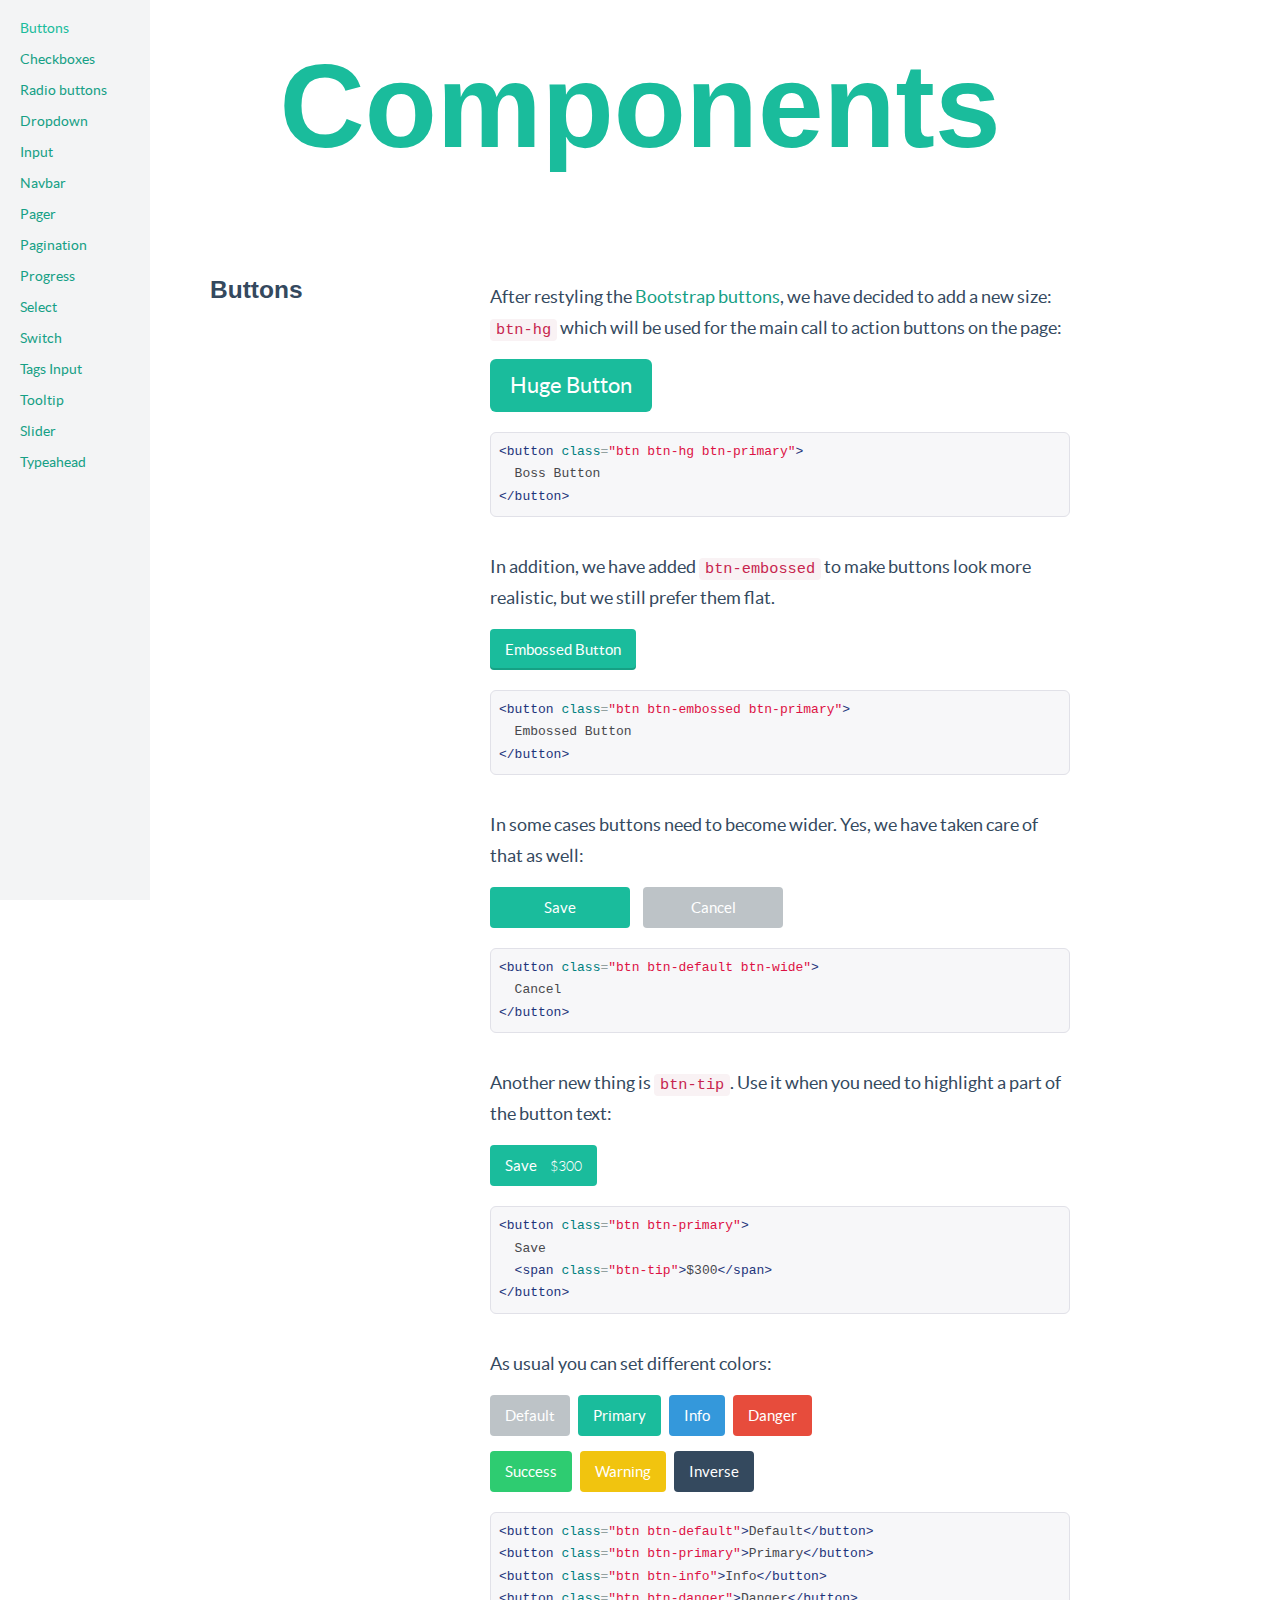
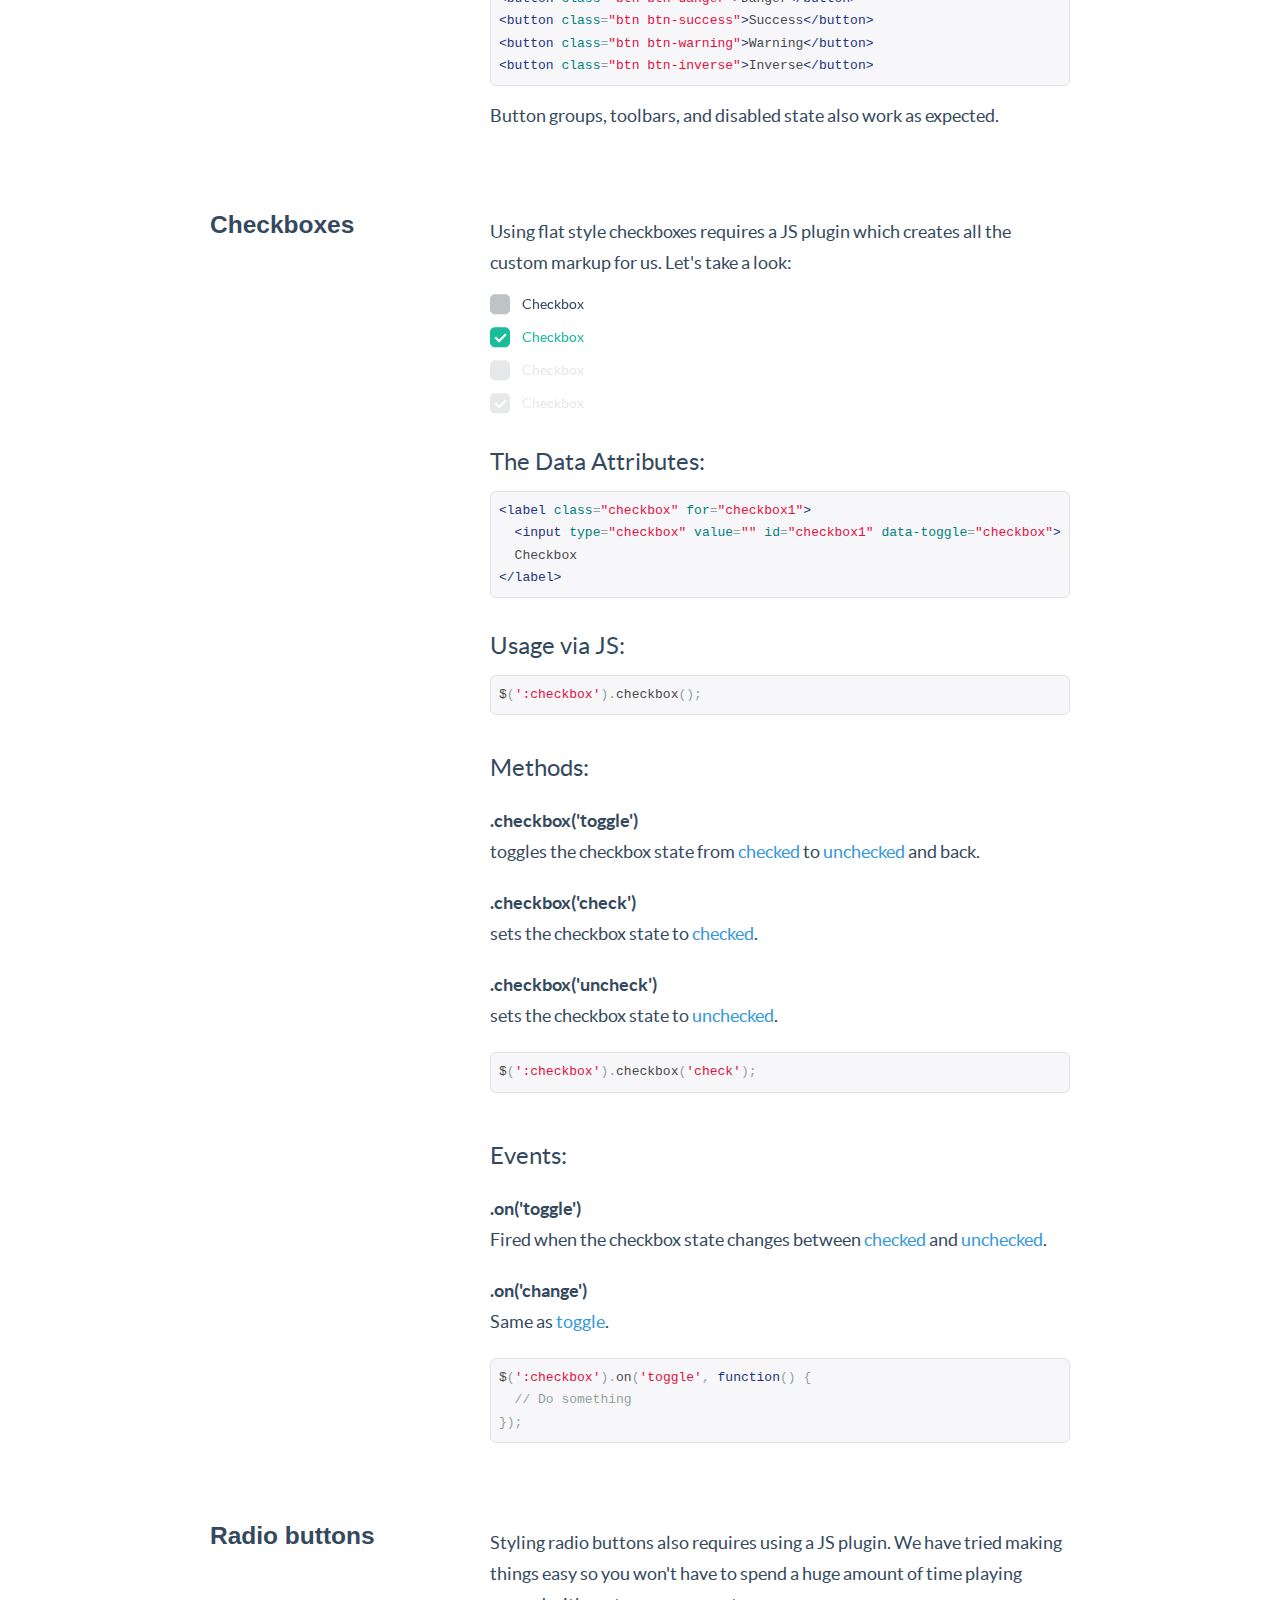
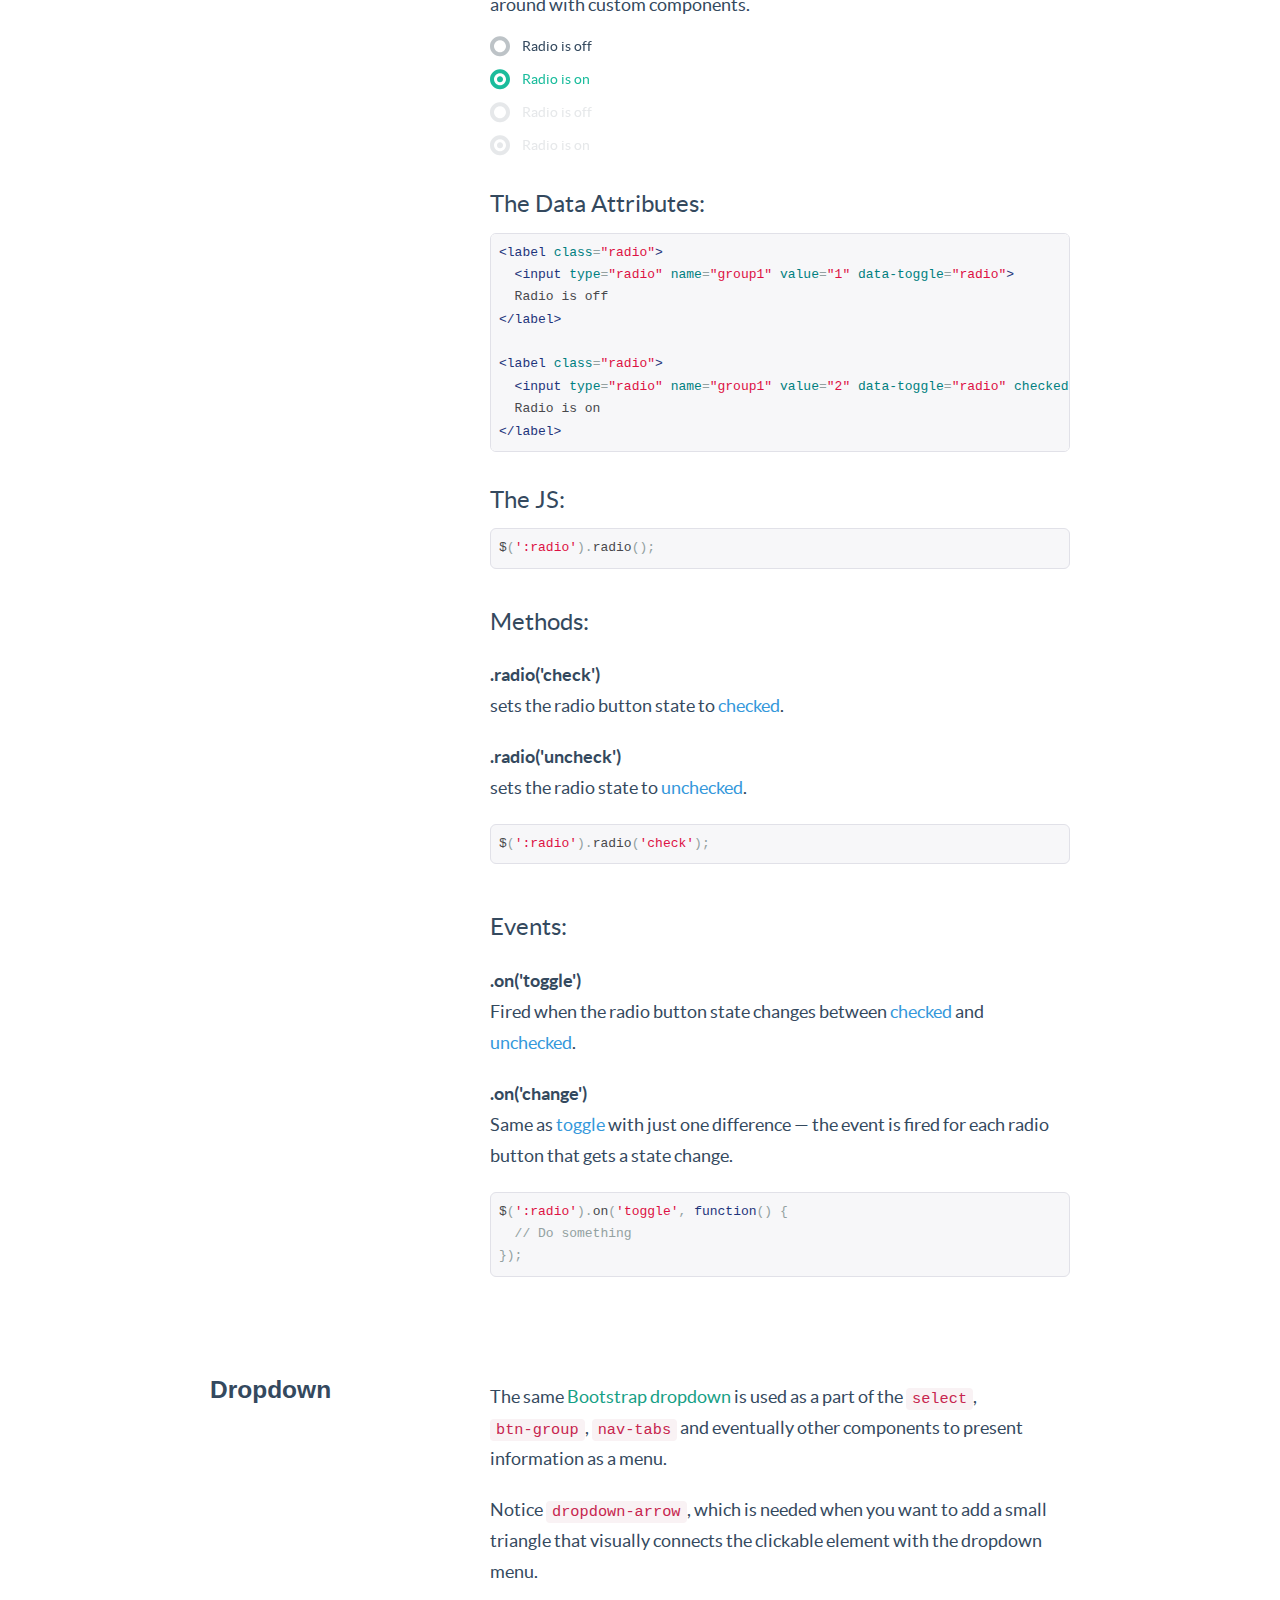
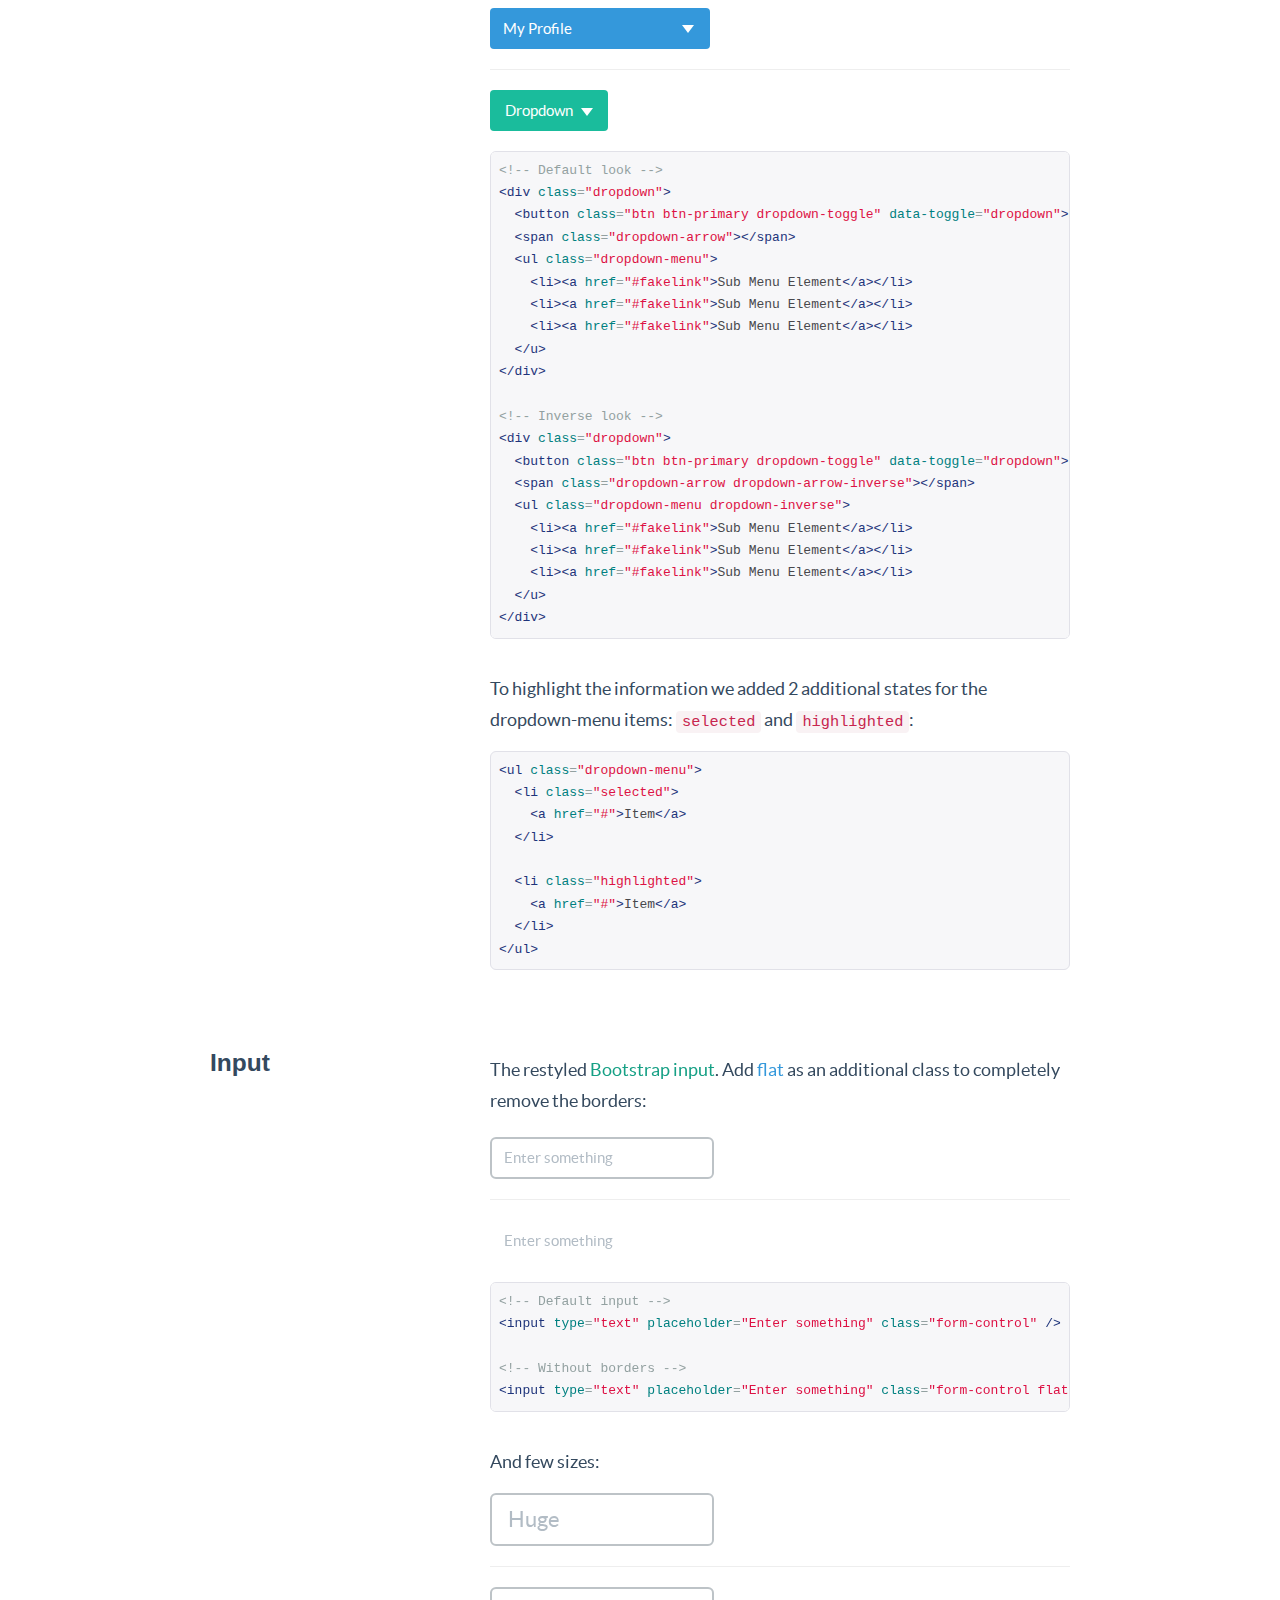
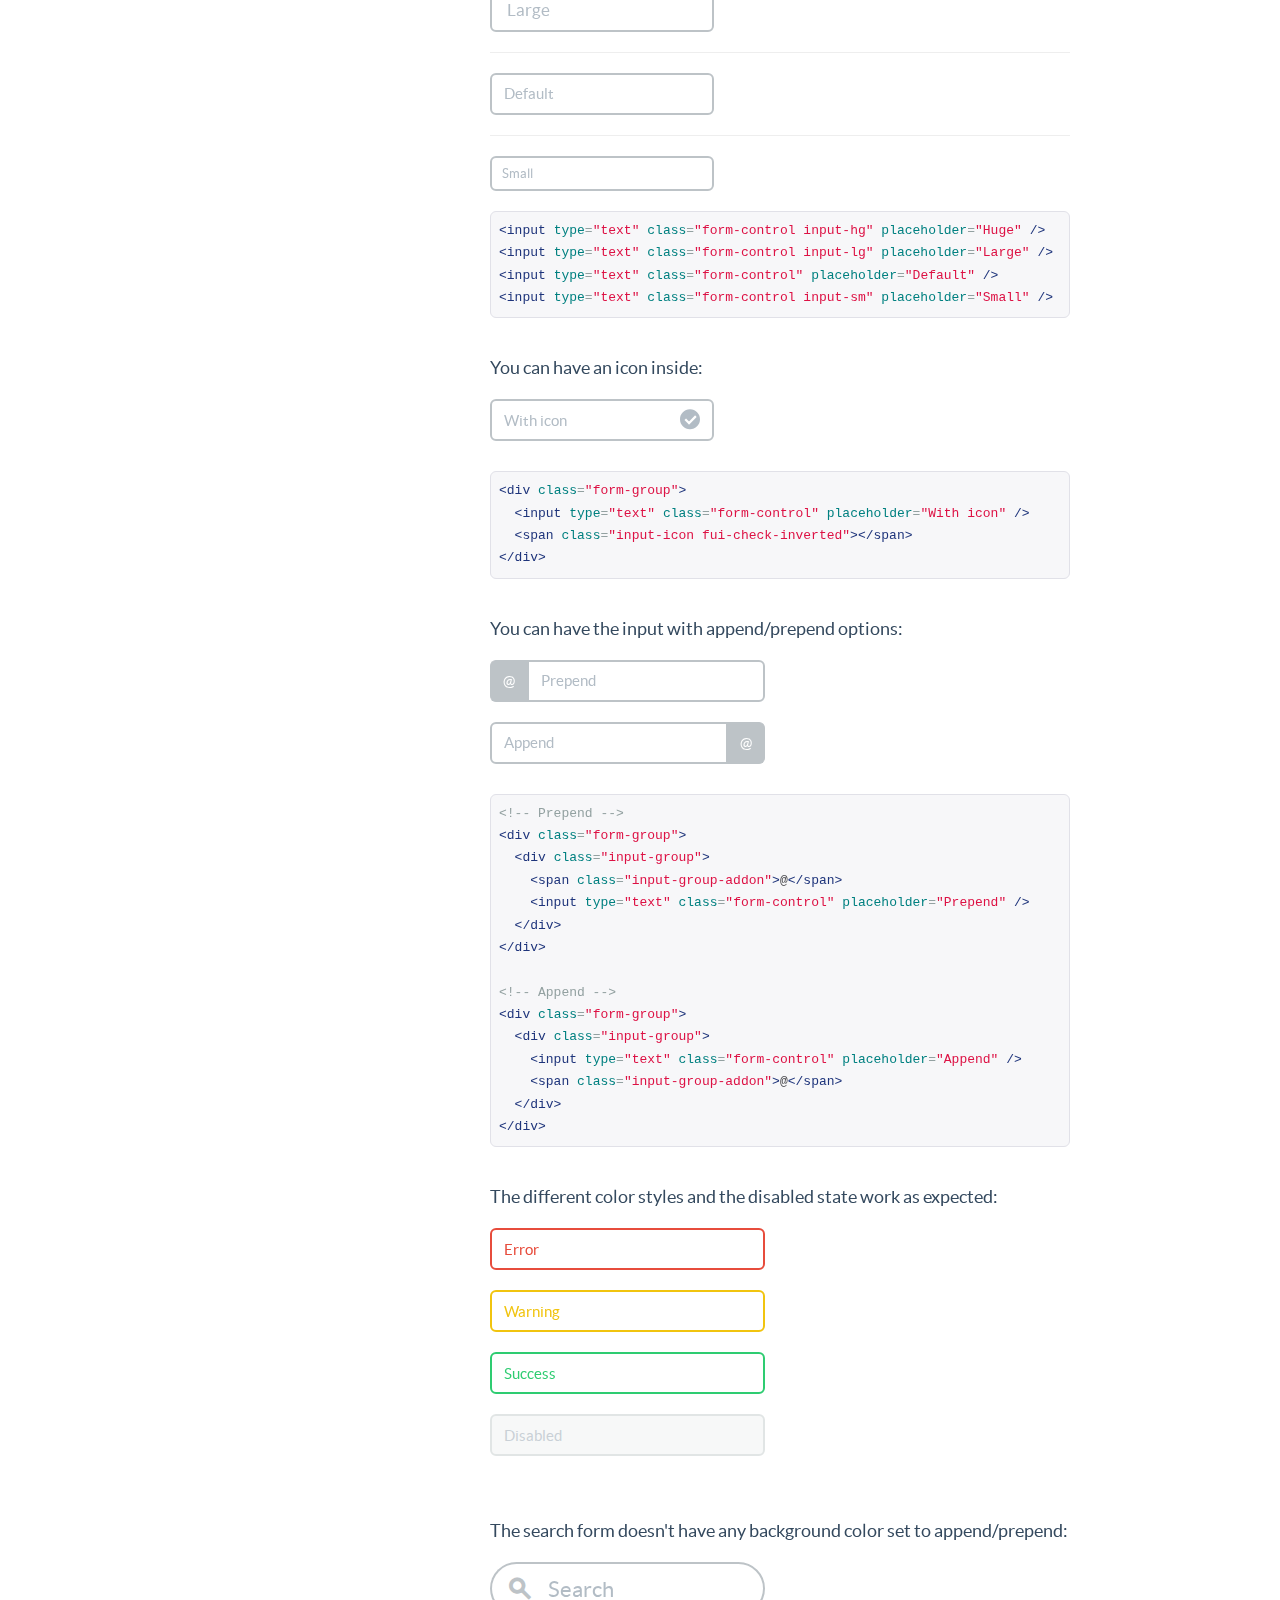
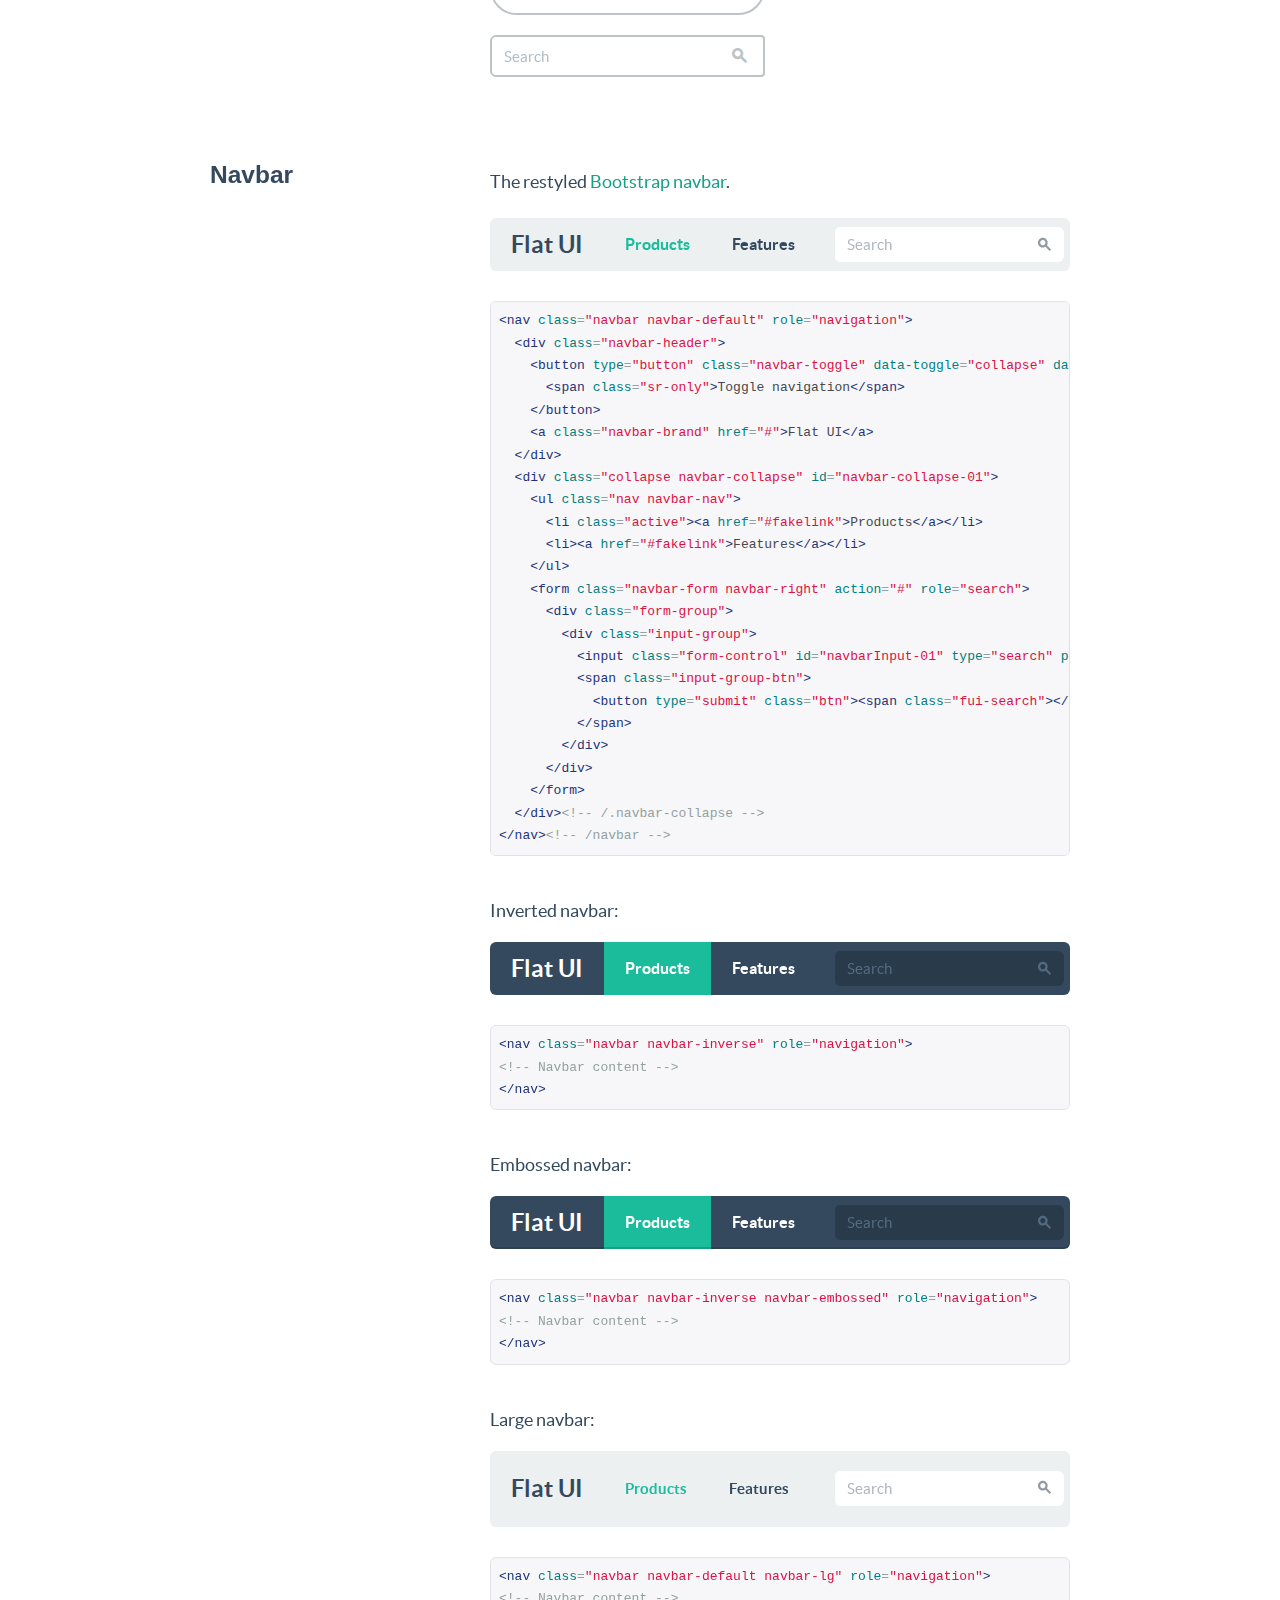
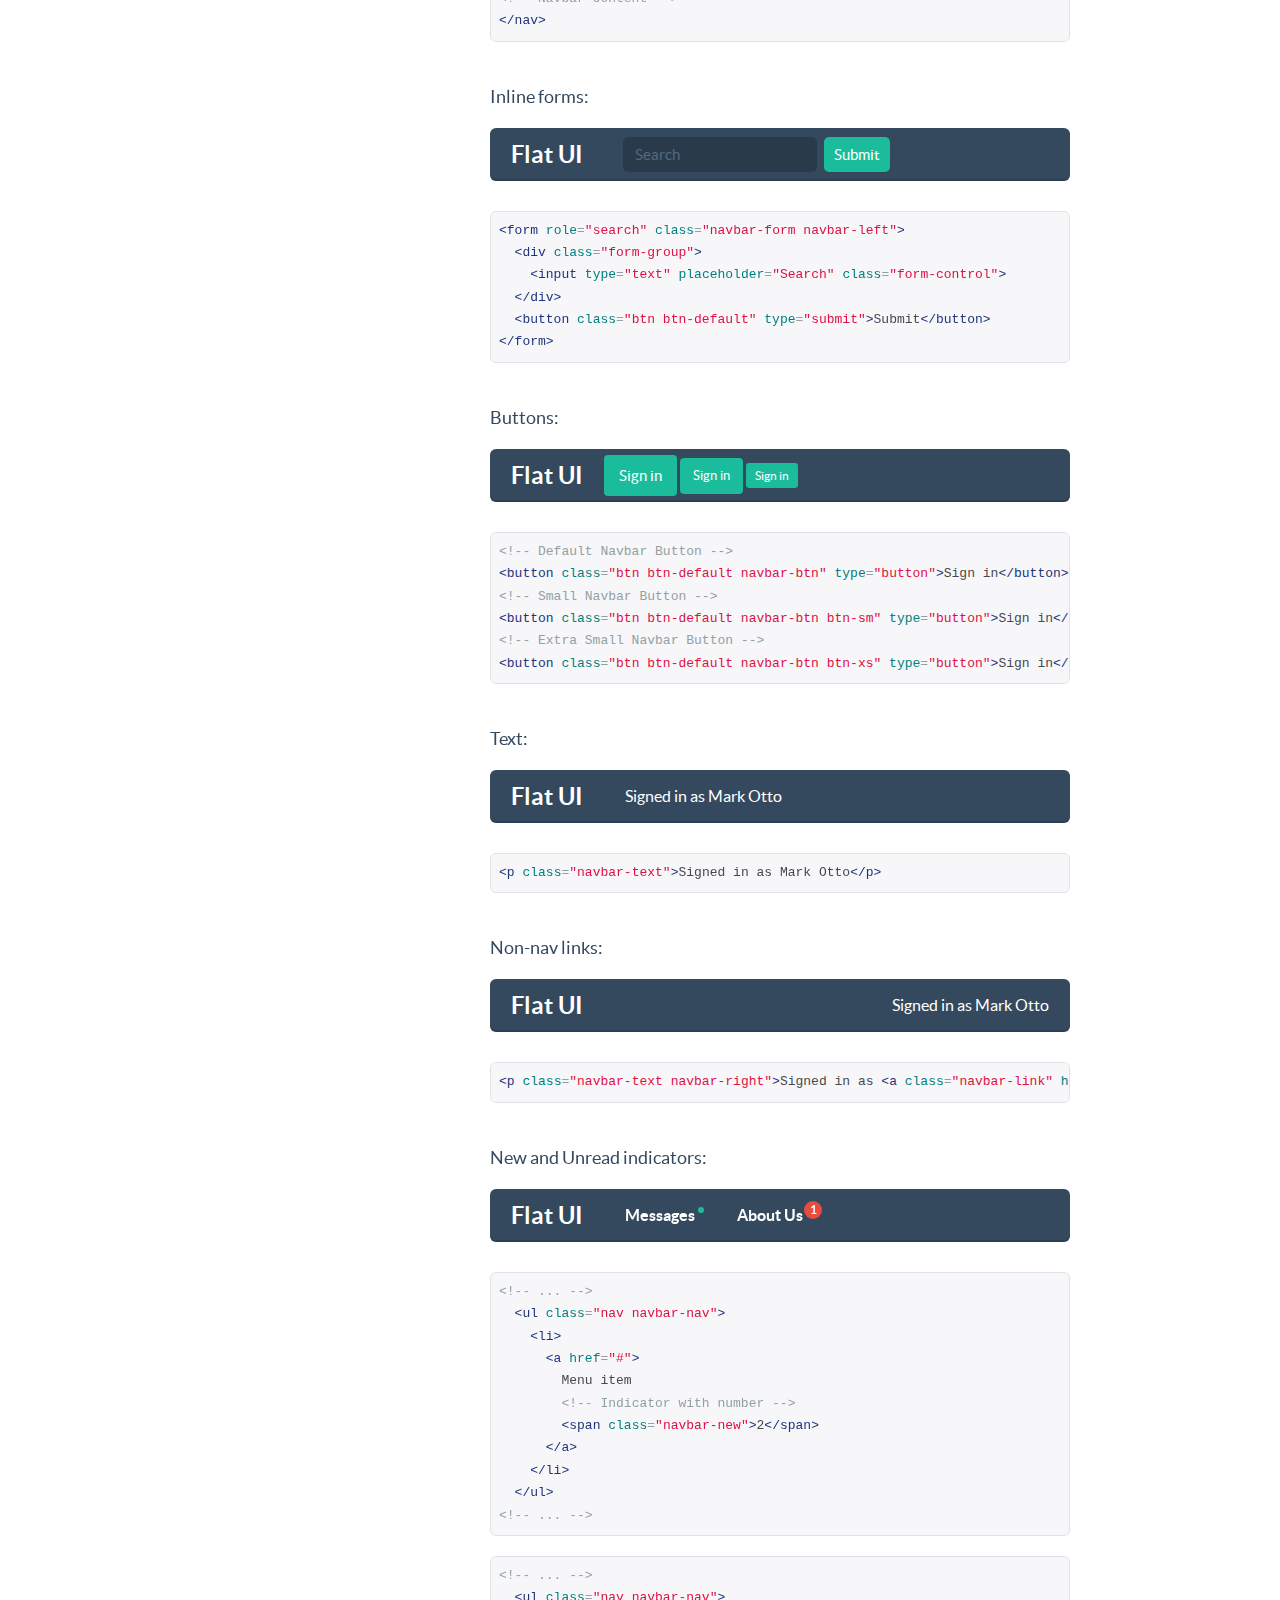
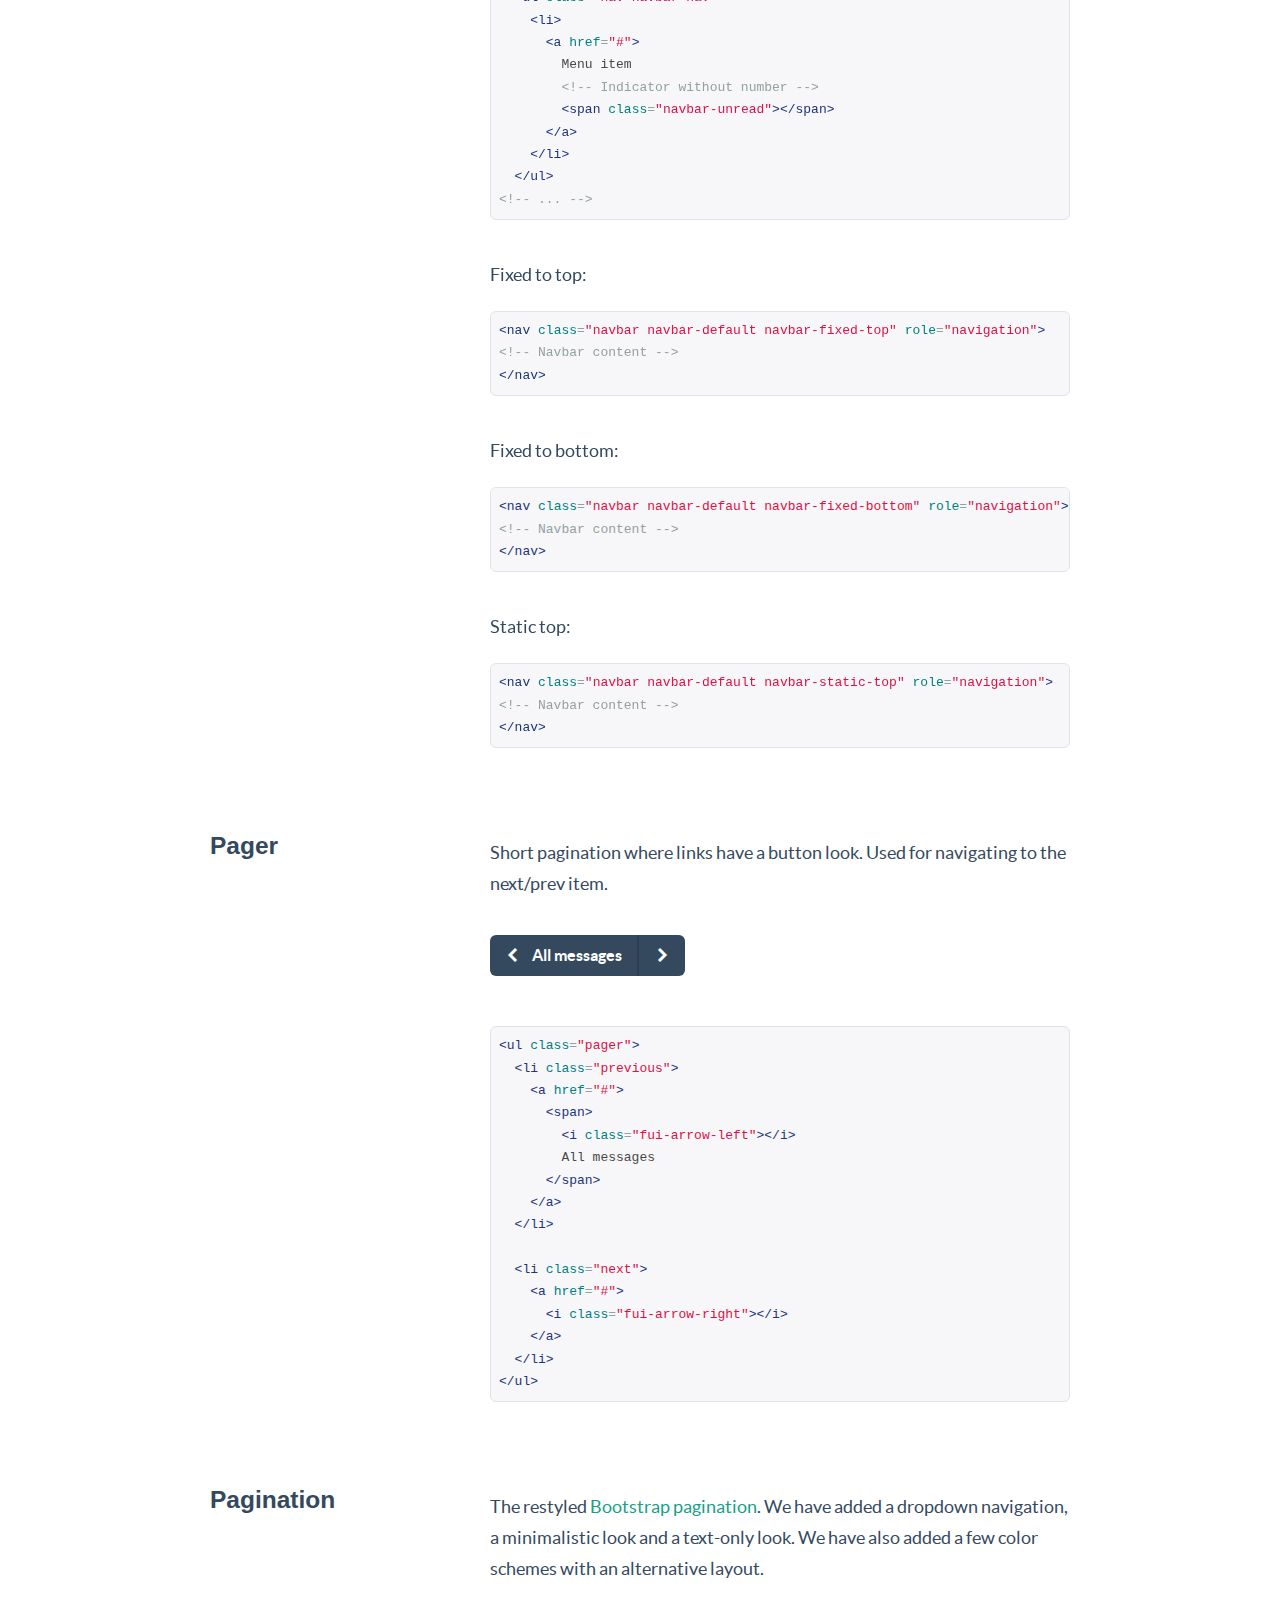
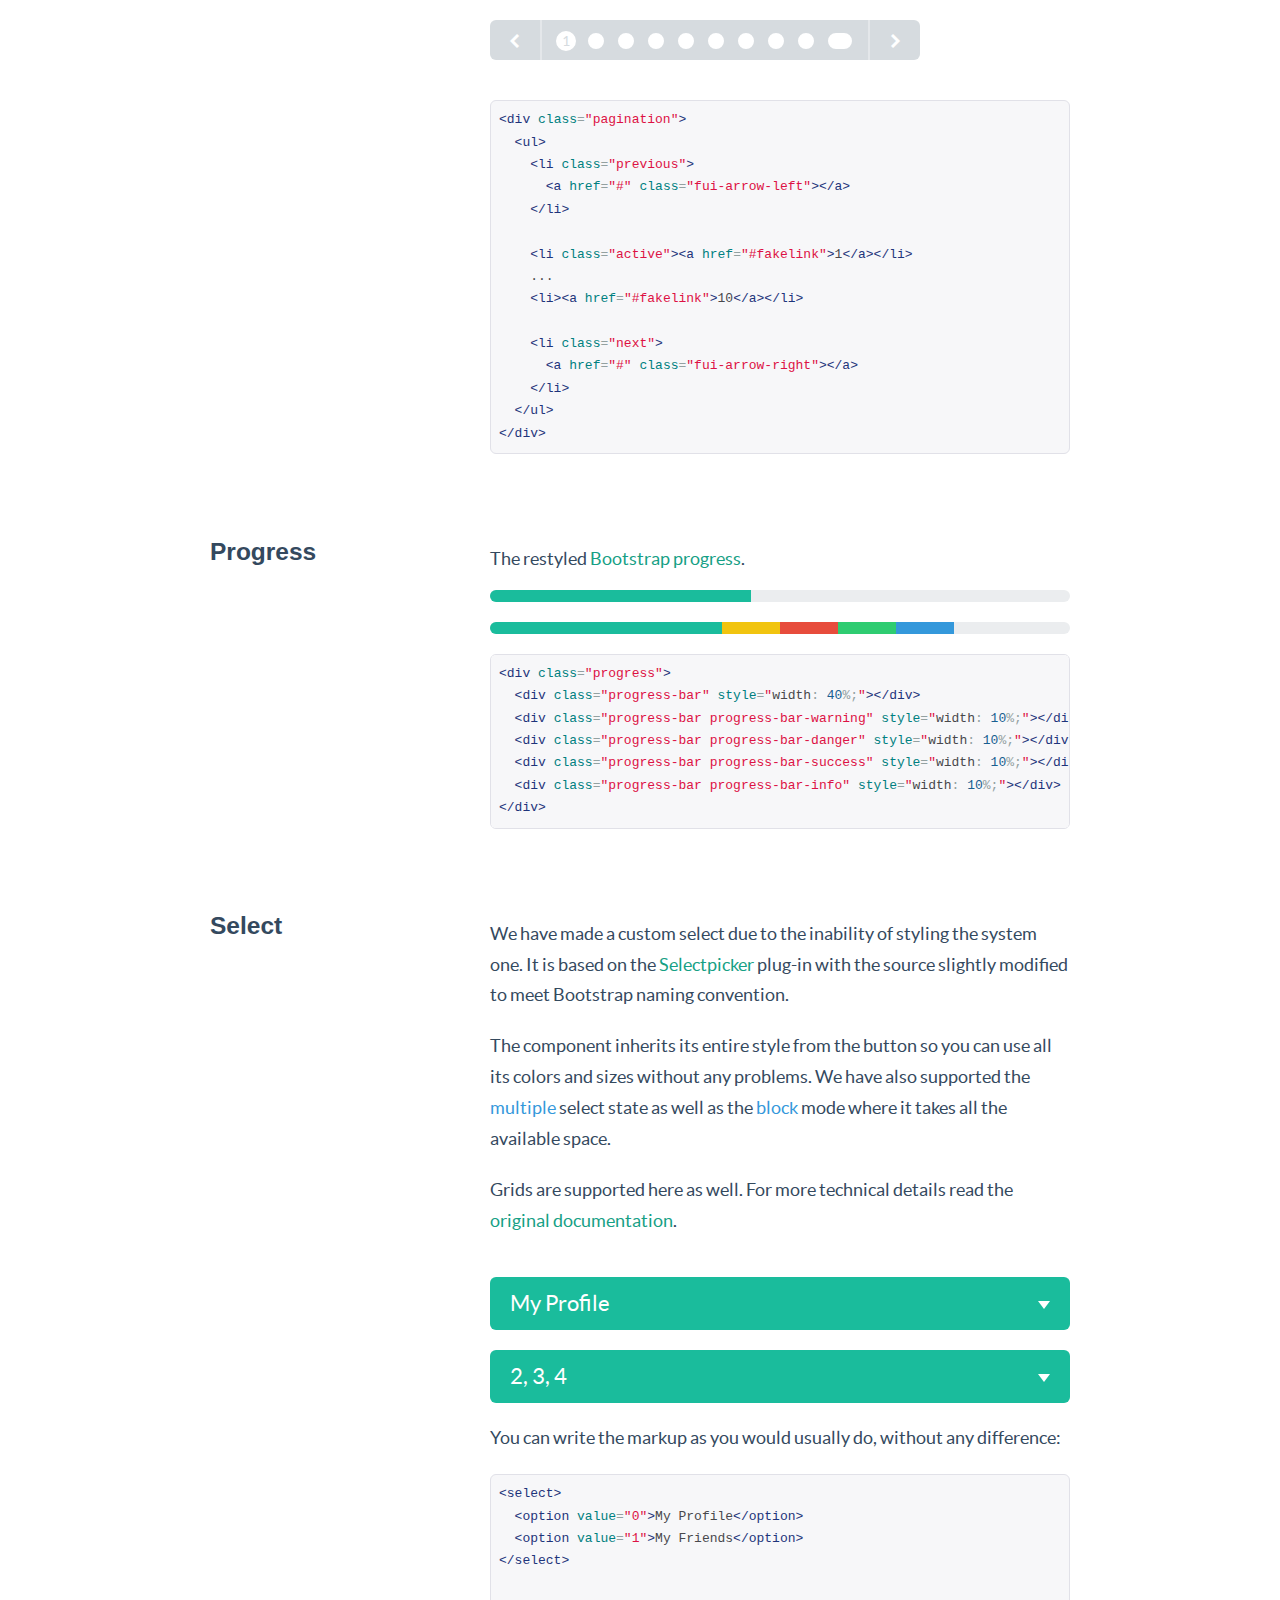
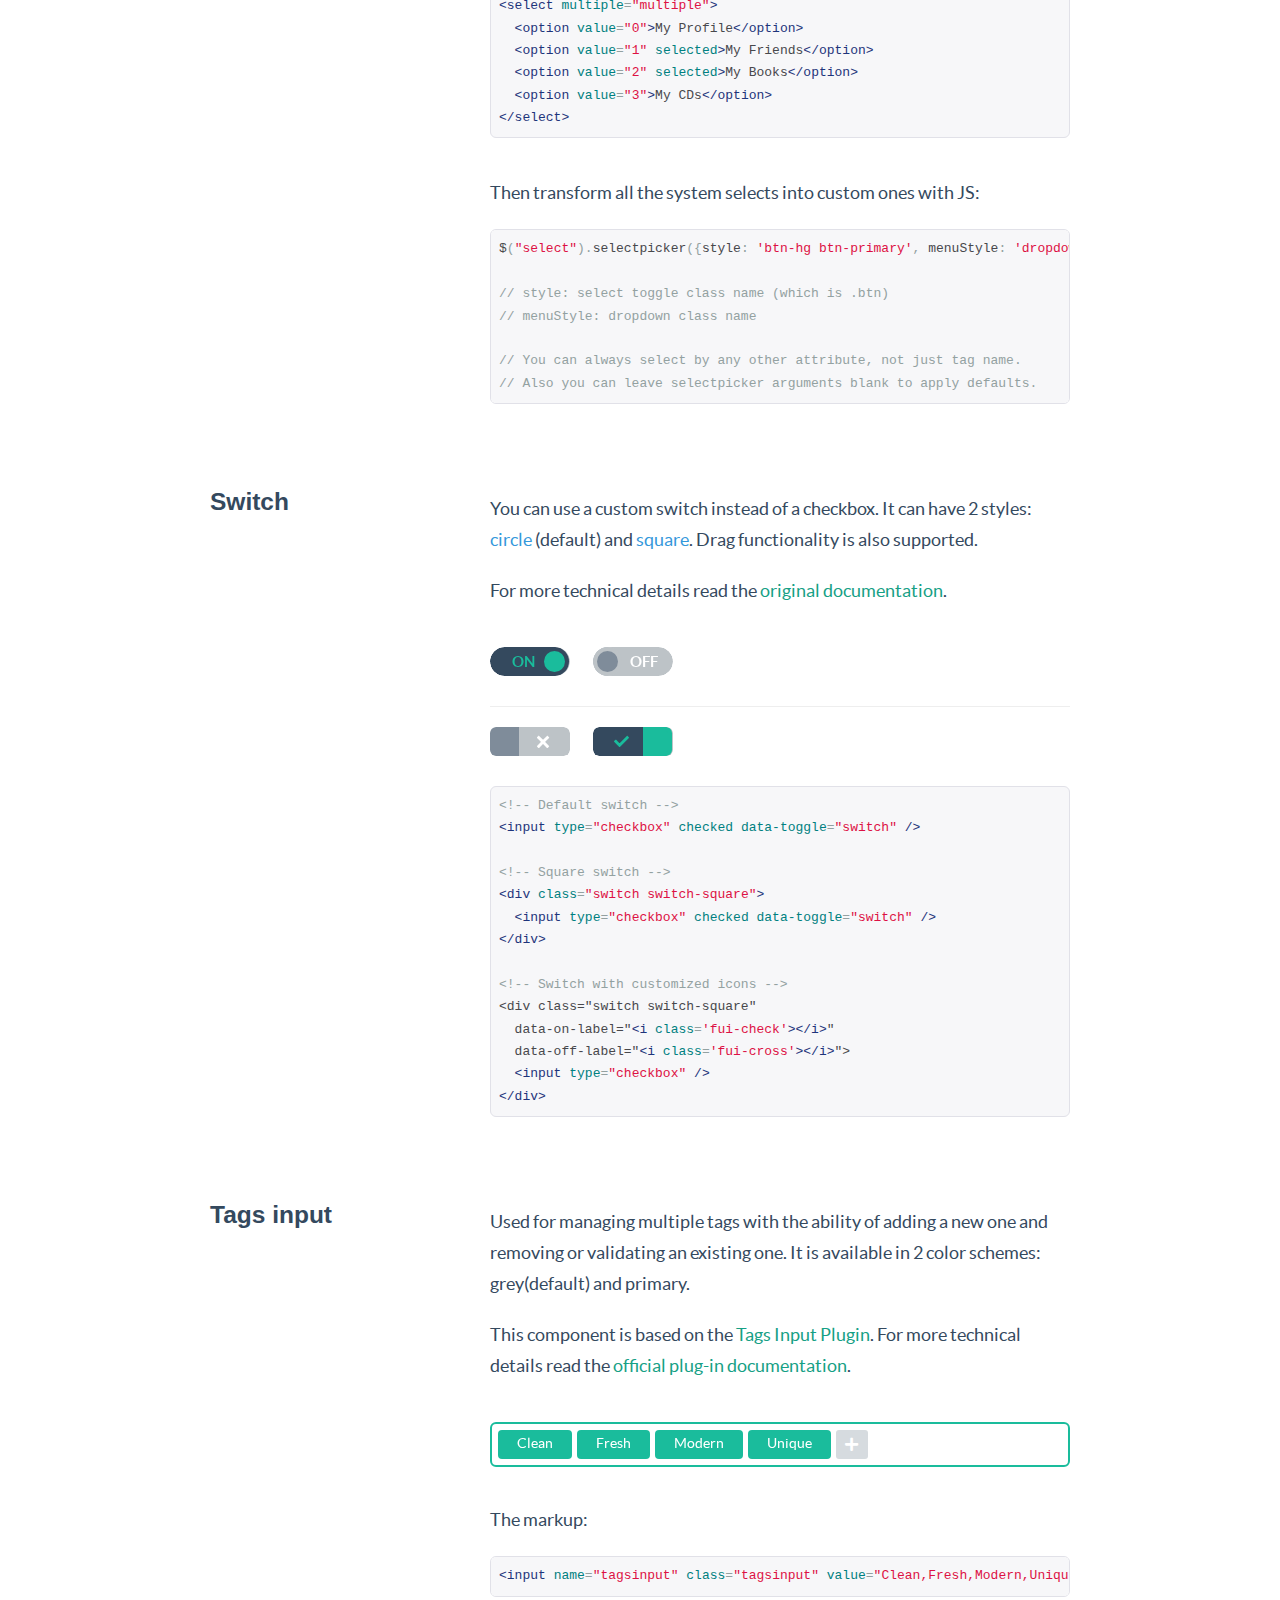
<file: startup/flat-ui/components.html>
<!DOCTYPE html>
<html lang="en">
  <head>
    <meta charset="utf-8">
    <title>Components &middot; Flat UI Free</title>
    <meta name="viewport" content="width=device-width, initial-scale=1.0">

    <!-- Loading Bootstrap -->
    <link href="bootstrap/css/bootstrap.css" rel="stylesheet">
    <link href="bootstrap/css/prettify.css" rel="stylesheet">

    <!-- Loading Flat UI -->
    <link href="css/flat-ui.css" rel="stylesheet">
    <link href="css/docs.css" rel="stylesheet">

    <link rel="shortcut icon" href="images/favicon.ico">

    <!-- HTML5 shim, for IE6-8 support of HTML5 elements. All other JS at the end of file. -->
    <!--[if lt IE 9]>
      <script src="js/html5shiv.js"></script>
      <script src="js/respond.min.js"></script>
    <![endif]-->
  </head>
  <body>
    <ul class="demo-sidebar hide-on-tablets">
      <li><a href="#fui-button">Buttons</a></li>
      <li><a href="#fui-checkbox">Checkboxes</a></li>
      <li><a href="#fui-radio">Radio buttons</a></li>
      <li><a href="#fui-dropdown">Dropdown</a></li>
      <li><a href="#fui-input">Input</a></li>
      <li><a href="#fui-navbar">Navbar</a></li>
      <li><a href="#fui-pager">Pager</a></li>
      <li><a href="#fui-pagination">Pagination</a></li>
      <li><a href="#fui-progress">Progress</a></li>
      <li><a href="#fui-select">Select</a></li>
      <li><a href="#fui-switch">Switch</a></li>
      <li><a href="#fui-tagsinput">Tags Input</a></li>
      <li><a href="#fui-tooltip">Tooltip</a></li>
      <li><a href="#fui-slider">Slider</a></li>
      <li><a href="#fui-typeahead">Typeahead</a></li>
    </ul> <!-- /nav -->

		<h1 class="demo-headline">Components</h1>		
    <div class="container">    	
    	<div id="fui-button" class="pbl"></div>
    	
      <div class="demo-row">
        <div class="demo-title">
          <h3>Buttons</h3>
        </div>

        <div class="demo-content">
          <p>
            After restyling the <a href="http://getbootstrap.com/css/#buttons">Bootstrap buttons</a>, we have decided to add a new size: <code>btn-hg</code> which will be used for the main call to action buttons on the page:
          </p>
          <p class="mbl">
            <button class="btn btn-hg btn-primary">Huge Button</button>
          </p>
<pre class="prettyprint">
&lt;button class="btn btn-hg btn-primary"&gt;
  Boss Button
&lt;/button&gt;
</pre>

          <p class="ptl">
            In addition, we have added <code>btn-embossed</code> to make buttons look more realistic, but we still prefer them flat.
          </p>
          <p class="mbl">
            <button class="btn btn-embossed btn-primary">Embossed Button</button>
          </p>
<pre class="prettyprint">
&lt;button class="btn btn-embossed btn-primary"&gt;
  Embossed Button
&lt;/button&gt;
</pre>

          <p class="ptl">
            In some cases buttons need to become wider. Yes, we have taken care of that as well:
          </p>
          <p class="mbl">
            <button class="btn btn-wide btn-primary mrm">Save</button>
            <button class="btn btn-wide btn-default">Cancel</button>
          </p>
<pre class="prettyprint">
&lt;button class="btn btn-default btn-wide"&gt;
  Cancel
&lt;/button&gt;
</pre>

          <p class="ptl">
            Another new thing is <code>btn-tip</code>. Use it when you need to highlight a part of the button text:
          </p>
          <p class="mbl">
            <button class="btn btn-primary">
              Save
              <span class="btn-tip">$300</span>
            </button>
          </p>
<pre class="prettyprint">
&lt;button class="btn btn-primary"&gt;
  Save
  &lt;span class="btn-tip"&gt;$300&lt;/span&gt;
&lt;/button&gt;
</pre>

          <p class="ptl">
            As usual you can set different colors:
          </p>
          <p>
	          <button class="btn btn-default mrs">Default</button>
            <button class="btn btn-primary mrs">Primary</button>
            <button class="btn btn-info mrs">Info</button>
            <button class="btn btn-danger mrs">Danger</button>
          </p>
          <p class="mbl">            
            <button class="btn btn-success mrs">Success</button>
            <button class="btn btn-warning mrs">Warning</button>
            <button class="btn btn-inverse mrs">Inverse</button>
          </p>
<pre class="prettyprint">
&lt;button class="btn btn-default"&gt;Default&lt;/button&gt;
&lt;button class="btn btn-primary"&gt;Primary&lt;/button&gt;
&lt;button class="btn btn-info"&gt;Info&lt;/button&gt;
&lt;button class="btn btn-danger"&gt;Danger&lt;/button&gt;
&lt;button class="btn btn-success"&gt;Success&lt;/button&gt;
&lt;button class="btn btn-warning"&gt;Warning&lt;/button&gt;
&lt;button class="btn btn-inverse"&gt;Inverse&lt;/button&gt;
</pre>

          <p>
            Button groups, toolbars, and disabled state also work as expected.
          </p>
        </div>        
      </div><!-- /.demo-row -->
      
			<div id="fui-checkbox" class="pbl"></div>
			
      <div class="demo-row">      	
        <div class="demo-title">
          <h3>Checkboxes</h3>
        </div>

        <div class="demo-content">
          <p>
            Using flat style checkboxes requires a JS plugin which creates all the custom markup for us. Let's take a look:
          </p>
          <label class="checkbox" for="checkbox1">
            <input type="checkbox" value="" id="checkbox1" data-toggle="checkbox">
            Checkbox
          </label>
          <label class="checkbox" for="checkbox2">
            <input type="checkbox" value="" id="checkbox2" checked="checked" data-toggle="checkbox">
            Checkbox
          </label>
          <label class="checkbox" for="checkbox3">
            <input type="checkbox" value="" id="checkbox3" data-toggle="checkbox" disabled="">
            Checkbox
          </label>
          <label class="checkbox" for="checkbox4">
            <input type="checkbox" value="" id="checkbox4" checked="checked" data-toggle="checkbox" disabled="">
            Checkbox
          </label>

          <h6 class="ptl">The Data Attributes:</h6>
<pre class="prettyprint">
&lt;label class="checkbox" for="checkbox1"&gt;
  &lt;input type="checkbox" value="" id="checkbox1" data-toggle="checkbox"&gt;
  Checkbox
&lt;/label&gt;
</pre>

          <h6 class="ptl">Usage via JS:</h6>
<pre class="prettyprint">
$(':checkbox').checkbox();
</pre>

          <div class="pvm">
            <h6>Methods:</h6>
          </div>
          <p class="mbl">
            <strong>.checkbox('toggle')</strong>
            <br/>
            toggles the checkbox state from <span class="text-info">checked</span>
            to <span class="text-info">unchecked</span> and back.
          </p>
          <p class="mbl">
            <strong>.checkbox('check')</strong>
            <br/>
            sets the checkbox state to <span class="text-info">checked</span>.
          </p>
          <p class="mbl">
            <strong>.checkbox('uncheck')</strong>
            <br/>
            sets the checkbox state to <span class="text-info">unchecked</span>.
          </p>
<pre class="prettyprint">
$(':checkbox').checkbox('check');
</pre>

          <div class="pbm ptl">
            <h6>Events:</h6>
          </div>
          <p class="mbl">
            <strong>.on('toggle')</strong>
            <br/>
            Fired when the checkbox state changes between
            <span class="text-info">checked</span> and
            <span class="text-info">unchecked</span>.
          </p>
          <p class="mbl">
            <strong>.on('change')</strong>
            <br/>
            Same as <span class="text-info">toggle</span>.
          </p>
<pre class="prettyprint">
$(':checkbox').on('toggle', function() {
  // Do something
});
</pre>          
          
        </div> <!-- /.demo-content -->
      </div> <!-- /.demo-row -->
      
      <div id="fui-radio" class="pbl"></div>

      <div class="demo-row">
        <div class="demo-title">
          <h3>Radio buttons</h3>
        </div>

        <div class="demo-content">
          <p>
            Styling radio buttons also requires using a JS plugin. We have tried making things easy so you won't have to spend a huge amount of time playing around with custom&nbsp;components.
          </p>
          <label class="radio">
            <input type="radio" name="group1" value="1" data-toggle="radio">
            Radio is off
          </label>
          <label class="radio">
            <input type="radio" name="group1" value="2" data-toggle="radio" checked>
            Radio is on
          </label>
          <label class="radio">
            <input type="radio" name="group2" value="1" data-toggle="radio" disabled>
            Radio is off
          </label>
          <label class="radio">
            <input type="radio" name="group2" value="2" data-toggle="radio" disabled checked>
            Radio is on
          </label>

          <h6 class="ptl">The Data Attributes:</h6>
<pre class="prettyprint">
&lt;label class="radio"&gt;
  &lt;input type="radio" name="group1" value="1" data-toggle="radio"&gt;
  Radio is off
&lt;/label&gt;

&lt;label class="radio"&gt;
  &lt;input type="radio" name="group1" value="2" data-toggle="radio" checked&gt;
  Radio is on
&lt;/label&gt;
</pre>

          <h6 class="ptl">The JS:</h6>
<pre class="prettyprint">
$(':radio').radio();
</pre>

          <div class="pvm">
            <h6>Methods:</h6>
          </div>
          <p class="mbl">
            <strong>.radio('check')</strong>
            <br/>
            sets the radio button state to <span class="text-info">checked</span>.
          </p>
          <p class="mbl">
            <strong>.radio('uncheck')</strong>
            <br/>
            sets the radio state to <span class="text-info">unchecked</span>.
          </p>
<pre class="prettyprint">
$(':radio').radio('check');
</pre>

          <div class="pbm ptl">
            <h6>Events:</h6>
          </div>
          <p class="mbl">
            <strong>.on('toggle')</strong>
            <br/>
            Fired when the radio button state changes between
            <span class="text-info">checked</span> and
            <span class="text-info">unchecked</span>.
          </p>
          <p class="mbl">
            <strong>.on('change')</strong>
            <br/>
            Same as <span class="text-info">toggle</span> with just one difference &mdash; the event is fired for each radio button that gets a state change.
          </p>
<pre class="prettyprint">
$(':radio').on('toggle', function() {
  // Do something
});
</pre>
        </div> <!-- /.demo-content -->
      </div> <!-- /.demo-row -->
    </div><!-- /.container -->

		

    <div class="container ptl">    	
    	<div id="fui-dropdown" class="pbl"></div>
    
      <div class="demo-row">
        <div class="demo-title">
          <h3>Dropdown</h3>
        </div>

        <div class="demo-content">
          <p class="mbl">
            The same <a href="http://getbootstrap.com/components/#dropdowns">Bootstrap dropdown</a> is used as a part of the <code>select</code>, <code>btn-group</code>, <code>nav-tabs</code> and eventually other components to present information as a menu.
          </p>

          <p class="mbl">
            Notice <code>dropdown-arrow</code>, which is needed when you want to add a small triangle that visually connects the clickable element with the dropdown menu.
          </p>

          <select name="info" class="mbn">
            <optgroup label="Profile">
              <option value="0">My Profile</option>
              <option value="1">My Friends</option>
            </optgroup>
            <optgroup label="System">
              <option value="2">Messages</option>
              <option value="3">My Settings</option>
              <option value="4" class="highlighted">Logout</option>
            </optgroup>
          </select>

          <hr/>
          
          <div class="row">
          	<div class="col-md-3">
	          	<div class="dropdown">
		          	<button class="btn btn-primary dropdown-toggle" data-toggle="dropdown">Dropdown<span class="caret"></span></button>
							  <span class="dropdown-arrow dropdown-arrow-inverse"></span>
		            <ul class="dropdown-menu dropdown-inverse">
		              <li><a href="#fakelink">Sub Menu Element</a></li>
		              <li><a href="#fakelink">Sub Menu Element</a></li>
		              <li><a href="#fakelink">Sub Menu Element</a></li>
		            </ul>
							</div>
          	</div>
          </div>
          

          <div class="pvl">
<pre class="prettyprint">
&lt;!-- Default look --&gt;
&lt;div class="dropdown"&gt;
  &lt;button class="btn btn-primary dropdown-toggle" data-toggle="dropdown">Dropdown&lt;span class="caret"&gt;&lt;/span&gt;&lt;/button&gt;
  &lt;span class="dropdown-arrow"&gt;&lt;/span&gt;
  &lt;ul class="dropdown-menu"&gt;
    &lt;li&gt;&lt;a href="#fakelink">Sub Menu Element&lt;/a&gt;&lt;/li&gt;
    &lt;li&gt;&lt;a href="#fakelink">Sub Menu Element&lt;/a&gt;&lt;/li&gt;
    &lt;li&gt;&lt;a href="#fakelink">Sub Menu Element&lt;/a&gt;&lt;/li&gt;
  &lt;/u&gt;
&lt;/div&gt;

&lt;!-- Inverse look --&gt;
&lt;div class="dropdown"&gt;
  &lt;button class="btn btn-primary dropdown-toggle" data-toggle="dropdown">Dropdown&lt;span class="caret"&gt;&lt;/span&gt;&lt;/button&gt;
  &lt;span class="dropdown-arrow dropdown-arrow-inverse"&gt;&lt;/span&gt;
  &lt;ul class="dropdown-menu dropdown-inverse"&gt;
    &lt;li&gt;&lt;a href="#fakelink">Sub Menu Element&lt;/a&gt;&lt;/li&gt;
    &lt;li&gt;&lt;a href="#fakelink">Sub Menu Element&lt;/a&gt;&lt;/li&gt;
    &lt;li&gt;&lt;a href="#fakelink">Sub Menu Element&lt;/a&gt;&lt;/li&gt;
  &lt;/u&gt;
&lt;/div&gt;
</pre>
          </div>

          <p>
            To highlight the information we added 2 additional states for the dropdown-menu items: <code>selected</code> and <code>highlighted</code>:
          </p>
<pre class="prettyprint">
&lt;ul class="dropdown-menu"&gt;
  &lt;li class="selected"&gt;
    &lt;a href="#"&gt;Item&lt;/a&gt;
  &lt;/li&gt;

  &lt;li class="highlighted"&gt;
    &lt;a href="#"&gt;Item&lt;/a&gt;
  &lt;/li&gt;
&lt;/ul&gt;
</pre>
        </div> <!-- /.demo-content -->
      </div> <!-- /.demo-row -->

			<div id="fui-input" class="pbl"></div>

      <div class="demo-row">
        <div class="demo-title">
          <h3>Input</h3>
        </div>

        <div class="demo-content">
          <p class="mbl">
            The restyled <a href="http://getbootstrap.com/css/#forms">Bootstrap input</a>. Add <span class="text-info">flat</span> as an additional class to completely remove the borders:
          </p>
					
					<div class="row">
						<div class="col-lg-5">
							<input type="text" value="" placeholder="Enter something" class="form-control" />
						</div>
					</div>
					<hr />
					<div class="row">
						<div class="col-lg-5">
							<input type="text" value="" placeholder="Enter something" class="form-control flat" />
						</div>
					</div>
<pre class="prettyprint mtl">
&lt;!-- Default input --&gt;
&lt;input type="text" placeholder="Enter something" class="form-control" /&gt;

&lt;!-- Without borders --&gt;
&lt;input type="text" placeholder="Enter something" class="form-control flat" /&gt;
</pre>

          <p class="ptl">And few sizes:</p>
          <div class="row">
          	<div class="col-lg-5">
	          	<input type="text" value="" placeholder="Huge" class="form-control input-hg" />
          	</div>
          </div>
          <hr />
          <div class="row">
          	<div class="col-lg-5">
	          	<input type="text" value="" placeholder="Large" class="form-control input-lg" />
          	</div>
          </div>
          <hr />
          <div class="row">
          	<div class="col-lg-5">
	          	<input type="text" value="" placeholder="Default" class="form-control" />
          	</div>
          </div>
          <hr />
          <div class="row">
          	<div class="col-lg-5">
	          	<input type="text" value="" placeholder="Small" class="form-control input-sm" />
          	</div>
          </div>
<pre class="prettyprint mtl">
&lt;input type="text" class="form-control input-hg" placeholder="Huge" /&gt;
&lt;input type="text" class="form-control input-lg" placeholder="Large" /&gt;
&lt;input type="text" class="form-control" placeholder="Default" /&gt;
&lt;input type="text" class="form-control input-sm" placeholder="Small" /&gt;
</pre>

          <p class="ptl">You can have an icon inside:</p>
          <div class="row">
          	<div class="col-lg-5">
	          	<div class="form-group">
	              <input type="text" value="" placeholder="With icon" class="form-control" />
	              <span class="input-icon fui-check-inverted"></span>
	            </div>
          	</div>            
          </div>
<pre class="prettyprint mtm">
&lt;div class="form-group"&gt;
  &lt;input type="text" class="form-control" placeholder="With icon" /&gt;
  &lt;span class="input-icon fui-check-inverted"&gt;&lt;/span&gt;
&lt;/div&gt;
</pre>

        <p class="ptl">You can have the input with append/prepend options:</p>
          <div class="row">
            <div class="col-lg-6">
              <div class="form-group">
                <div class="input-group">
                  <span class="input-group-addon">@</span>
                  <input class="form-control" type="text" placeholder="Prepend" />
                </div>
              </div>              
            </div>
          </div>
          
          <div class="row">
            <div class="col-lg-6">
              <div class="form-group">
                <div class="input-group">                 
                  <input class="form-control" type="text" placeholder="Append" />
                  <span class="input-group-addon">@</span>
                </div>
              </div>              
            </div>
          </div>

<pre class="prettyprint mtm">
&lt;!-- Prepend --&gt;
&lt;div class="form-group"&gt;
  &lt;div class="input-group"&gt;
    &lt;span class="input-group-addon"&gt;@&lt;/span&gt;
    &lt;input type="text" class="form-control" placeholder="Prepend" /&gt;
  &lt;/div&gt;  
&lt;/div&gt;

&lt;!-- Append --&gt;
&lt;div class="form-group"&gt;
  &lt;div class="input-group"&gt;
    &lt;input type="text" class="form-control" placeholder="Append" /&gt;
    &lt;span class="input-group-addon"&gt;@&lt;/span&gt;
  &lt;/div&gt;
&lt;/div&gt;
</pre>

          <p class="ptl">
            The different color styles and the disabled state work as expected:
            <div class="row">
            	<div class="col-lg-6">
	            	<div class="form-group has-error">
		              <input class="form-control" type="text" placeholder="Error" />
		            </div>
            	</div>
            </div>
            <div class="row">
            	<div class="col-lg-6">
	            	<div class="form-group has-warning">
		              <input class="form-control" type="text" placeholder="Warning" />
		            </div>
            	</div>
            </div>
            <div class="row">
            	<div class="col-lg-6">
	            	<div class="form-group has-success">
		              <input class="form-control" type="text" placeholder="Success" />
		            </div>
            	</div>
            </div>
            <div class="row">
            	<div class="col-lg-6">
	            	<div class="form-group">
		              <input class="form-control" type="text" placeholder="Disabled" disabled />
		            </div>
            	</div>
            </div>
          </p>

          <p class="ptl mtl">
            The search form doesn't have any background color set to append/prepend:
          </p>
          <div class="row">
            <div class="col-lg-6">
              <div class="form-group">
                <div class="input-group input-group-hg input-group-rounded">
                  <span class="input-group-btn">
                    <button type="submit" class="btn"><span class="fui-search"></span></button>
                  </span>              
                  <input type="text" class="form-control" placeholder="Search" id="search-query-2">
                </div>
              </div>
            </div>
          </div>          

          <div class="row">
            <div class="col-lg-6">
              <div class="form-group">
                <div class="input-group">                               
                  <input type="text" class="form-control" placeholder="Search" id="search-query-3">
                  <span class="input-group-btn">
                    <button type="submit" class="btn"><span class="fui-search"></span></button>
                  </span>
                </div>
              </div>
            </div>
          </div>
          
        </div> <!-- /.demo-content -->
      </div> <!-- /.demo-row -->

			<div id="fui-navbar" class="pbl"></div>

      <div class="demo-row">
        <div class="demo-title">
          <h3>Navbar</h3>
        </div>
        <div class="demo-content">
          <p class="mbl">
            The restyled <a href="http://getbootstrap.com/components/#navbar">Bootstrap navbar</a>.
          </p>

          <nav class="navbar navbar-default" role="navigation">
            <div class="navbar-header">
              <button type="button" class="navbar-toggle" data-toggle="collapse" data-target="#navbar-collapse-01">
                <span class="sr-only">Toggle navigation</span>
              </button>
              <a class="navbar-brand" href="#">Flat UI</a>
            </div>
            <div class="collapse navbar-collapse" id="navbar-collapse-01">
              <ul class="nav navbar-nav">           
                <li class="active"><a href="#fakelink">Products</a></li>
                <li><a href="#fakelink">Features</a></li>
               </ul>          
              <form class="navbar-form navbar-right" action="#" role="search" style="width: 250px">
                <div class="form-group">
                  <div class="input-group">
                    <input class="form-control" id="navbarInput-01" type="search" placeholder="Search">
                    <span class="input-group-btn">
                      <button type="submit" class="btn"><span class="fui-search"></span></button>
                    </span>            
                  </div>
                </div>               
              </form>
            </div><!-- /.navbar-collapse -->
          </nav><!-- /navbar -->
          
<pre class="prettyprint mvl">
&lt;nav class="navbar navbar-default" role="navigation"&gt;
  &lt;div class="navbar-header"&gt;
    &lt;button type="button" class="navbar-toggle" data-toggle="collapse" data-target="#navbar-collapse-01"&gt;
      &lt;span class="sr-only"&gt;Toggle navigation&lt;/span&gt;
    &lt;/button&gt;
    &lt;a class="navbar-brand" href="#"&gt;Flat UI&lt;/a&gt;
  &lt;/div&gt;
  &lt;div class="collapse navbar-collapse" id="navbar-collapse-01"&gt;
    &lt;ul class="nav navbar-nav"&gt;           
      &lt;li class="active"&gt;&lt;a href="#fakelink"&gt;Products&lt;/a&gt;&lt;/li&gt;
      &lt;li&gt;&lt;a href="#fakelink"&gt;Features&lt;/a&gt;&lt;/li&gt;
    &lt;/ul&gt;           
    &lt;form class="navbar-form navbar-right" action="#" role="search"&gt;
      &lt;div class="form-group"&gt;
        &lt;div class="input-group"&gt;
          &lt;input class="form-control" id="navbarInput-01" type="search" placeholder="Search"&gt;
          &lt;span class="input-group-btn"&gt;
            &lt;button type="submit" class="btn"&gt;&lt;span class="fui-search"&gt;&lt;/span&gt;&lt;/button&gt;
          &lt;/span&gt;            
        &lt;/div&gt;
      &lt;/div&gt;               
    &lt;/form&gt;
  &lt;/div>&lt;!-- /.navbar-collapse --&gt;
&lt;/nav>&lt;!-- /navbar --&gt;
</pre>

        <p class="ptl">Inverted navbar:</p>
        <nav class="navbar navbar-inverse" role="navigation">
          <div class="navbar-header">
            <button type="button" class="navbar-toggle" data-toggle="collapse" data-target="#navbar-collapse-02">
              <span class="sr-only">Toggle navigation</span>
            </button>
            <a class="navbar-brand" href="#">Flat UI</a>
          </div>
          <div class="collapse navbar-collapse" id="navbar-collapse-02">
            <ul class="nav navbar-nav">           
              <li class="active"><a href="#fakelink">Products</a></li>
              <li><a href="#fakelink">Features</a></li>
             </ul>          
            <form class="navbar-form navbar-right" action="#" role="search" style="width: 250px">
              <div class="form-group">
                <div class="input-group">
                  <input class="form-control" id="navbarInput-01" type="search" placeholder="Search">
                  <span class="input-group-btn">
                    <button type="submit" class="btn"><span class="fui-search"></span></button>
                  </span>            
                </div>
              </div>               
            </form>
          </div><!-- /.navbar-collapse -->
        </nav><!-- /navbar -->

<pre class="prettyprint mvl">
&lt;nav class="navbar navbar-inverse" role="navigation"&gt;
&lt;!-- Navbar content --&gt;
&lt;/nav&gt;
</pre>


        <p class="ptl">Embossed navbar:</p>
        <nav class="navbar navbar-inverse navbar-embossed" role="navigation">
          <div class="navbar-header">
            <button type="button" class="navbar-toggle" data-toggle="collapse" data-target="#navbar-collapse-02">
              <span class="sr-only">Toggle navigation</span>
            </button>
            <a class="navbar-brand" href="#">Flat UI</a>
          </div>
          <div class="collapse navbar-collapse" id="navbar-collapse-02">
            <ul class="nav navbar-nav">           
              <li class="active"><a href="#fakelink">Products</a></li>
              <li><a href="#fakelink">Features</a></li>
             </ul>          
            <form class="navbar-form navbar-right" action="#" role="search" style="width: 250px">
              <div class="form-group">
                <div class="input-group">
                  <input class="form-control" id="navbarInput-01" type="search" placeholder="Search">
                  <span class="input-group-btn">
                    <button type="submit" class="btn"><span class="fui-search"></span></button>
                  </span>            
                </div>
              </div>               
            </form>
          </div><!-- /.navbar-collapse -->
        </nav><!-- /navbar -->

<pre class="prettyprint mvl">
&lt;nav class="navbar navbar-inverse navbar-embossed" role="navigation"&gt;
&lt;!-- Navbar content --&gt;
&lt;/nav&gt;
</pre>

        <p class="ptl">Large navbar:</p>
        <nav class="navbar navbar-default navbar-lg" role="navigation">
          <div class="navbar-header">
            <button type="button" class="navbar-toggle" data-toggle="collapse" data-target="#navbar-collapse-03">
              <span class="sr-only">Toggle navigation</span>
            </button>
            <a class="navbar-brand" href="#">Flat UI</a>
          </div>
          <div class="collapse navbar-collapse" id="navbar-collapse-03">
            <ul class="nav navbar-nav">           
              <li class="active"><a href="#fakelink">Products</a></li>
              <li><a href="#fakelink">Features</a></li>
             </ul>          
            <form class="navbar-form navbar-right" action="#" role="search" style="width: 250px">
              <div class="form-group">
                <div class="input-group">
                  <input class="form-control" id="navbarInput-01" type="search" placeholder="Search">
                  <span class="input-group-btn">
                    <button type="submit" class="btn"><span class="fui-search"></span></button>
                  </span>            
                </div>
              </div>               
            </form>
          </div><!-- /.navbar-collapse -->
        </nav><!-- /navbar -->
        
<pre class="prettyprint mvl">
&lt;nav class="navbar navbar-default navbar-lg" role="navigation"&gt;
&lt;!-- Navbar content --&gt;
&lt;/nav&gt;
</pre>      

        <p class="ptl">Inline forms:</p>
        <nav role="navigation" class="navbar navbar-inverse navbar-embossed">
          <div class="navbar-header">
            <button data-target="#navbar-collapse-04" data-toggle="collapse" class="navbar-toggle" type="button">
              <span class="sr-only">Toggle navigation</span>
            </button>
            <a href="#" class="navbar-brand">Flat UI</a>
          </div>
          <div id="navbar-collapse-04" class="collapse navbar-collapse">
            <form role="search" class="navbar-form navbar-left">
              <div class="form-group">
                <input type="text" placeholder="Search" class="form-control">
              </div>
              <button class="btn btn-default" type="submit">Submit</button>
            </form>
          </div>
        </nav>  

<pre class="prettyprint mvl">
&lt;form role="search" class="navbar-form navbar-left"&gt;
  &lt;div class="form-group"&gt;
    &lt;input type="text" placeholder="Search" class="form-control"&gt;
  &lt;/div&gt;
  &lt;button class="btn btn-default" type="submit"&gt;Submit&lt;/button&gt;
&lt;/form&gt;
</pre>

        <p class="ptl">Buttons:</p>
        <nav role="navigation" class="navbar navbar-inverse navbar-embossed">
          <div class="navbar-header">
            <button data-target="#navbar-collapse-05" data-toggle="collapse" class="navbar-toggle" type="button">
            </button>
            <a href="#" class="navbar-brand">Flat UI</a>
          </div>
          <div id="navbar-collapse-05" class="collapse navbar-collapse">
            <button class="btn btn-default navbar-btn" type="button">Sign in</button>
            <button class="btn btn-default navbar-btn btn-sm" type="button">Sign in</button>
            <button class="btn btn-default navbar-btn btn-xs" type="button">Sign in</button>
          </div>
        </nav>  
        
<pre class="prettyprint mvl">
&lt;!-- Default Navbar Button --&gt;
&lt;button class="btn btn-default navbar-btn" type="button"&gt;Sign in&lt;/button&gt;
&lt;!-- Small Navbar Button --&gt;
&lt;button class="btn btn-default navbar-btn btn-sm" type="button"&gt;Sign in&lt;/button&gt;
&lt;!-- Extra Small Navbar Button --&gt;
&lt;button class="btn btn-default navbar-btn btn-xs" type="button"&gt;Sign in&lt;/button&gt;
</pre>                      

        <p class="ptl">Text:</p>
        <nav role="navigation" class="navbar navbar-inverse navbar-embossed">
          <div class="navbar-header">
            <button data-target="#navbar-collapse-06" data-toggle="collapse" class="navbar-toggle" type="button">
            </button>
            <a href="#" class="navbar-brand">Flat UI</a>
          </div>
          <div id="navbar-collapse-06" class="collapse navbar-collapse">
            <p class="navbar-text">Signed in as Mark Otto</p>
          </div>
        </nav>  
        
<pre class="prettyprint mvl">
&lt;p class="navbar-text"&gt;Signed in as Mark Otto&lt;/p&gt;
</pre>

        <p class="ptl">Non-nav links:</p>
        <nav role="navigation" class="navbar navbar-inverse navbar-embossed">
          <div class="navbar-header">
            <button data-target="#navbar-collapse-07" data-toggle="collapse" class="navbar-toggle" type="button">
            </button>
            <a href="#" class="navbar-brand">Flat UI</a>
          </div>
          <div id="navbar-collapse-07" class="collapse navbar-collapse">
            <p class="navbar-text navbar-right">Signed in as <a class="navbar-link" href="#">Mark Otto</a></p>
          </div>
        </nav>  
        
<pre class="prettyprint mvl">
&lt;p class="navbar-text navbar-right"&gt;Signed in as &lt;a class="navbar-link" href="#"&gt;Mark Otto&lt;/a&gt;&lt;/p&gt;
</pre>

          <p class="ptl">New and Unread indicators:</p>
          <nav class="navbar navbar-inverse navbar-embossed" role="navigation">
            <div class="navbar-header">
              <button type="button" class="navbar-toggle" data-toggle="collapse" data-target="#navbar-collapse-02">
                <span class="sr-only">Toggle navigation</span>
              </button>
              <a class="navbar-brand" href="#">Flat UI</a>
            </div>
          
            <div class="collapse navbar-collapse" id="#navbar-collapse-02">
              <ul class="nav navbar-nav">           
                <li><a href="#">Messages<span class="navbar-unread">1</span></a></li>
                <li><a href="#">About Us<span class="navbar-new">1</span></a></li>
               </ul>            
            </div><!-- /.navbar-collapse -->
          </nav><!-- /navbar -->
          
<pre class="prettyprint mvl">
&lt;!-- ... --&gt;
  &lt;ul class="nav navbar-nav"&gt;
    &lt;li&gt;
      &lt;a href="#"&gt;
        Menu item
        &lt;!-- Indicator with number --&gt;
        &lt;span class="navbar-new"&gt;2&lt;/span&gt;
      &lt;/a&gt;
    &lt;/li&gt;
  &lt;/ul&gt;
&lt;!-- ... --&gt;
</pre>

<pre class="prettyprint mvl">
&lt;!-- ... --&gt;
  &lt;ul class="nav navbar-nav"&gt;
    &lt;li&gt;
      &lt;a href="#"&gt;
        Menu item
        &lt;!-- Indicator without number --&gt;
        &lt;span class="navbar-unread"&gt;&lt;/span&gt;
      &lt;/a&gt;
    &lt;/li&gt;
  &lt;/ul&gt;
&lt;!-- ... --&gt;
</pre>

          <p class="ptl">Fixed to top:</p>
<pre class="prettyprint mvl">
&lt;nav class="navbar navbar-default navbar-fixed-top" role="navigation"&gt;
&lt;!-- Navbar content --&gt;
&lt;/nav&gt;
</pre>  

          <p class="ptl">Fixed to bottom:</p>
<pre class="prettyprint mvl">
&lt;nav class="navbar navbar-default navbar-fixed-bottom" role="navigation"&gt;
&lt;!-- Navbar content --&gt;
&lt;/nav&gt;
</pre>  

          <p class="ptl">Static top:</p>
<pre class="prettyprint mvl">
&lt;nav class="navbar navbar-default navbar-static-top" role="navigation"&gt;
&lt;!-- Navbar content --&gt;
&lt;/nav&gt;
</pre>

          <div id="fui-pager"></div>
        </div> <!-- /.demo-content -->
      </div> <!-- /.demo-row -->

			<div id="fui-pager" class="pbl"></div>

      <div class="demo-row">
        <div class="demo-title">
          <h3>Pager</h3>
        </div>
        <div class="demo-content">
          <p>
            Short pagination where links have a button look. Used for navigating to the next/prev item.
          </p>
          <ul class="pager">
            <li class="previous">
              <a href="#fakelink">
                <i class="fui-arrow-left"></i>
                <span>All messages</span>
              </a>
            </li>
            <li class="next">
              <a href="#fakelink">
                <i class="fui-arrow-right"></i>
              </a>
            </li>
          </ul>

<pre class="prettyprint mvl">
&lt;ul class="pager"&gt;
  &lt;li class="previous"&gt;
    &lt;a href="#"&gt;
      &lt;span&gt;
        &lt;i class="fui-arrow-left"&gt;&lt;/i&gt;
        All messages
      &lt;/span&gt;
    &lt;/a&gt;
  &lt;/li&gt;

  &lt;li class="next"&gt;
    &lt;a href="#"&gt;
      &lt;i class="fui-arrow-right"&gt;&lt;/i&gt;
    &lt;/a&gt;
  &lt;/li&gt;
&lt;/ul&gt;
</pre>
          <div id="fui-pagination"></div>
        </div> <!-- /.demo-content -->
      </div> <!-- /.demo-row -->

			<div id="fui-pagination" class="pbl"></div>

      <div class="demo-row">
        <div class="demo-title">
          <h3>Pagination</h3>
        </div>
        <div class="demo-content">
          <p>
            The restyled <a href="http://getbootstrap.com/components/#pagination">Bootstrap pagination</a>. We have added a dropdown navigation, a minimalistic look and a text-only look. We have also added a few color schemes with an alternative layout.
          </p>
          <div class="pagination">
            <ul>
              <li class="previous"><a href="#fakelink" class="fui-arrow-left"></a></li>
              <li class="active"><a href="#fakelink">1</a></li>
              <li><a href="#fakelink">2</a></li>
              <li><a href="#fakelink">3</a></li>
              <li><a href="#fakelink">4</a></li>
              <li><a href="#fakelink">5</a></li>
              <li><a href="#fakelink">6</a></li>
              <li><a href="#fakelink">7</a></li>
              <li><a href="#fakelink">8</a></li>
              <li><a href="#fakelink">9</a></li>
              <li><a href="#fakelink">10</a></li>
              <li class="next"><a href="#fakelink" class="fui-arrow-right"></a></li>
            </ul>
          </div>

<pre class="prettyprint mvl">
&lt;div class="pagination"&gt;
  &lt;ul&gt;
    &lt;li class="previous"&gt;
      &lt;a href="#" class="fui-arrow-left"&gt;&lt;/a&gt;
    &lt;/li&gt;

    &lt;li class="active"&gt;&lt;a href="#fakelink"&gt;1&lt;/a&gt;&lt;/li&gt;
    ...
    &lt;li&gt;&lt;a href="#fakelink"&gt;10&lt;/a&gt;&lt;/li&gt;

    &lt;li class="next"&gt;
      &lt;a href="#" class="fui-arrow-right"&gt;&lt;/a&gt;
    &lt;/li&gt;
  &lt;/ul&gt;
&lt;/div&gt;
</pre>

        </div> <!-- /.demo-content -->
      </div> <!-- /.demo-row -->

			<div id="fui-progress" class="pbl"></div>

      <div class="demo-row">
        <div class="demo-title">
          <h3>Progress</h3>
        </div>
        <div class="demo-content">
          <p>
            The restyled <a href="http://getbootstrap.com/components/#progress">Bootstrap progress</a>.
          </p>
          <div class="progress">
            <div class="progress-bar" style="width: 45%;"></div>
          </div>
          <div class="progress">
            <div class="progress-bar" style="width: 40%;"></div>
            <div class="progress-bar progress-bar-warning" style="width: 10%;"></div>
            <div class="progress-bar progress-bar-danger" style="width: 10%;"></div>
            <div class="progress-bar progress-bar-success" style="width: 10%;"></div>
            <div class="progress-bar progress-bar-info" style="width: 10%;"></div>
          </div>

<pre class="prettyprint mvl">
&lt;div class="progress"&gt;
  &lt;div class="progress-bar" style="width: 40%;"&gt;&lt;/div&gt;
  &lt;div class="progress-bar progress-bar-warning" style="width: 10%;"&gt;&lt;/div&gt;
  &lt;div class="progress-bar progress-bar-danger" style="width: 10%;"&gt;&lt;/div&gt;
  &lt;div class="progress-bar progress-bar-success" style="width: 10%;"&gt;&lt;/div&gt;
  &lt;div class="progress-bar progress-bar-info" style="width: 10%;"&gt;&lt;/div&gt;
&lt;/div&gt;
</pre>
          <div id="fui-select"></div>
        </div> <!-- /.demo-content -->
      </div> <!-- /.demo-row -->

			<div id="fui-select" class="pbl"></div>

      <div class="demo-row">
        <div class="demo-title">
          <h3>Select</h3>
        </div>
        <div class="demo-content">
          <p class="mbl">
            We have made a custom select due to the inability of styling the system one. It is based on the <a href="https://github.com/silviomoreto/bootstrap-select">Selectpicker</a> plug-in with the source slightly modified to meet Bootstrap naming convention.
          </p>
          <p class="mbl">
            The component inherits its entire style from the button so you can use all its colors and sizes without any problems. We have also supported the <span class="text-info">multiple</span> select state as well as the <span class="text-info">block</span> mode where it takes all the available space.
          </p>
          <p class="mbl pbl">
            Grids are supported here as&nbsp;well. For more technical details read the <a href="https://github.com/silviomoreto/bootstrap-select#usage">original&nbsp;documentation</a>.
          </p>
          <select name="huge" class="select-block mbl">
            <optgroup label="Profile">
              <option value="0">My Profile</option>
              <option value="1">My Friends</option>
            </optgroup>
            <optgroup label="System">
              <option value="2">Messages</option>
              <option value="3">My Settings</option>
              <option value="4" class="highlighted">Logout</option>
            </optgroup>
          </select>

          <select multiple="multiple" name="huge" class="select-block mbl">
            <option value="0">1</option>
            <option value="1" selected>2</option>
            <option value="2" selected>3</option>
            <option value="3" selected>4</option>
            <option value="4">5</option>
          </select>

          <p class="mvl">
            You can write the markup as you would usually do, without any difference:
          </p>

<pre class="prettyprint mvl">
&lt;select&gt;
  &lt;option value="0"&gt;My Profile&lt;/option&gt;
  &lt;option value="1"&gt;My Friends&lt;/option&gt;
&lt;/select&gt;

&lt;select multiple="multiple"&gt;
  &lt;option value="0"&gt;My Profile&lt;/option&gt;
  &lt;option value="1" selected&gt;My Friends&lt;/option&gt;
  &lt;option value="2" selected&gt;My Books&lt;/option&gt;
  &lt;option value="3"&gt;My CDs&lt;/option&gt;
&lt;/select&gt;
</pre>

          <p class="mvl ptl">
            Then transform all the system selects into custom ones with JS:
          </p>

<pre class="prettyprint mvl">
$("select").selectpicker({style: 'btn-hg btn-primary', menuStyle: 'dropdown-inverse'});

// style: select toggle class name (which is .btn)
// menuStyle: dropdown class name

// You can always select by any other attribute, not just tag name.
// Also you can leave selectpicker arguments blank to apply defaults.
</pre>
          <div id="fui-switch"></div>
        </div> <!-- /.demo-content -->
      </div> <!-- /.demo-row -->

			<div id="fui-switch" class="pbl"></div>

      <div class="demo-row">
        <div class="demo-title">
          <h3>Switch</h3>
        </div>
        <div class="demo-content">
          <p class="mbl">
            You can use a custom switch instead of a checkbox. It can have 2 styles: <span class="text-info">circle</span> (default) and <span class="text-info">square</span>. Drag functionality is also supported.
          </p>
          <p class="mbl pbl">
            For more technical details read the <a href="http://www.larentis.eu/switch">original documentation</a>.
          </p>
          <span class="mrl">
            <input type="checkbox" checked data-toggle="switch" />
          </span>
          <input type="checkbox" data-toggle="switch" />

          <hr/>

          <div class="switch switch-square mrl"
            data-on-label="<i class='fui-check'></i>"
            data-off-label="<i class='fui-cross'></i>">
            <input type="checkbox" />
          </div>

          <div class="switch switch-square"
            data-on-label="<i class='fui-check'></i>"
            data-off-label="<i class='fui-cross'></i>">
            <input type="checkbox" checked />
          </div>

<pre class="prettyprint mvl">
&lt;!-- Default switch --&gt;
&lt;input type="checkbox" checked data-toggle="switch" /&gt;

&lt;!-- Square switch --&gt;
&lt;div class="switch switch-square"&gt;
  &lt;input type="checkbox" checked data-toggle="switch" /&gt;
&lt;/div&gt;

&lt;!-- Switch with customized icons --&gt;
&lt;div class="switch switch-square"
  data-on-label="&lt;i class='fui-check'&gt;&lt;/i&gt;"
  data-off-label="&lt;i class='fui-cross'&gt;&lt;/i&gt;"&gt;
  &lt;input type="checkbox" /&gt;
&lt;/div&gt;
</pre>
        </div> <!-- /.demo-content -->
      </div> <!-- /.demo-row -->

			<div id="fui-tagsinput" class="pbl"></div>

      <div class="demo-row">
        <div class="demo-title">
          <h3>Tags input</h3>
        </div>
        <div class="demo-content">
          <p class="mbl">
            Used for managing multiple tags with the ability of adding a new one and removing or validating an existing one. It is available in 2 color schemes: grey(default) and primary.
          </p>
          <p class="mbl pbl">
            This component is based on the <a href="http://xoxco.com/projects/code/tagsinput">Tags Input Plugin</a>. For more technical details read the <a href="https://github.com/xoxco/jQuery-Tags-Input#instructions">official plug-in&nbsp;documentation</a>.
          </p>

          <input name="tagsinput" class="tagsinput" value="Clean,Fresh,Modern,Unique" />

          <p class="ptl">The markup:</p>

<pre class="prettyprint mvl">
&lt;input name="tagsinput" class="tagsinput" value="Clean,Fresh,Modern,Unique" /&gt;
</pre>

          <p class="ptl">JS:</p>

<pre class="prettyprint mvl">
$(".tagsinput").tagsInput();
</pre>
          <div id="fui-tooltip"></div>
        </div> <!-- /.demo-content -->
      </div> <!-- /.demo-row -->

			<div id="fui-tooltip" class="pbl"></div>

      <div class="demo-row">
        <div class="demo-title">
          <h3>Tooltip</h3>
        </div>
        <div class="demo-content">
          <p class="mbl">
            Restyled <a href="http://getbootstrap.com/javascript/#tooltips">Bootstrap tooltip</a>.
          </p>

          <div style="width: 40%; padding-left: 10px; height: 60px;">
            <div class="demo-tooltips">
              <p data-toggle="tooltip" title="Here is a sample of a long dark tooltip. Hell yeah."></p>
            </div>
          </div> <!-- /tooltips -->

<pre class="prettyprint mvl">
&lt;p data-toggle="tooltip" title="Tooltip copy"&gt;&lt;/p&gt;
</pre>

          <div id="fui-slider"></div>
        </div> <!-- /.demo-content -->
      </div> <!-- /.demo-row -->

			<div id="fui-slider" class="pbl"></div>

      <div class="demo-row">
        <div class="demo-title">
          <h3>Slider</h3>
        </div>
        <div class="demo-content">
          <p class="mbl">
            The restyled <a href="http://jqueryui.com/slider">jQuery UI slider</a> with added slider segments.
          </p>

          <div id="slider" class="ui-slider"></div>

          <p class="ptl">The markup:</p>

<pre class="prettyprint mvl">
&lt;div id="slider" class="ui-slider"&gt;&lt;/div&gt;
</pre>

          <p class="ptl">JS:</p>

<pre class="prettyprint mvl">
var $slider = $("#slider");
if ($slider.length > 0) {
  $slider.slider({
    min: 1,
    max: 5,
    value: 3,
    orientation: "horizontal",
    range: "min"
  }).addSliderSegments($slider.slider("option").max);
}
</pre>

          <p class="pvl">How does <span class="text-info">addSliderSegments()</span> work?</p>
          <p>This is an extended jQuery method placed in the <code>application.js</code> file. It calculates how many segments to append to the slider by looking at a <span class="text-info">slider("option").max</span> which shows a maximum slider value.</p>

<pre class="prettyprint mvl">
// Add segments to a slider
$.fn.addSliderSegments = function (amount, orientation) {    
  return this.each(function () {
    if (orientation == "vertical") {
      var output = ''
        , i;
      for (i = 1; i &lt;= amount - 2; i++) {
        output += '&lt;div class="ui-slider-segment" style="top:' + 100 / (amount - 1) * i + '%;"&gt;&lt;/div&gt;';
      };
      $(this).prepend(output);
    } else {
      var segmentGap = 100 / (amount - 1) + "%"
        , segment = '&lt;div class="ui-slider-segment" style="margin-left: ' + segmentGap + ';"&gt;&lt;/div&gt;';
      $(this).prepend(segment.repeat(amount - 2));
    }
  });
};
</pre>

<p class="pvl">Vertical slider:</p>

          <div class="pbl">
            <div id="vertical-slider" style="height: 200px;"></div>
          </div>

          <p class="ptl">The markup:</p>

<pre class="prettyprint mvl">
&lt;div id="vertical-slider" style="height: 200px;"&gt;&lt;/div&gt;
</pre>

          <p class="ptl">The JS:</p>

<pre class="prettyprint mvl">
var $verticalSlider = $("#vertical-slider");
if ($verticalSlider.length) {
  $verticalSlider.slider({
    min: 1,
    max: 5,
    value: 3,
    orientation: "vertical",
    range: "min"
  }).addSliderSegments($verticalSlider.slider("option").max, "vertical");
}
</pre>

          <p class="pvl">Custom slider values:</p>

          <div class="pbl">
            <div id="slider3">
              <span class="ui-slider-value first"></span>
              <span class="ui-slider-value last"></span>
            </div>
          </div>

          <p class="ptl">The markup:</p>

<pre class="prettyprint mvl">
&lt;div id="slider3"&gt;
  &lt;span class="ui-slider-value first"&gt;&lt;/span&gt;
  &lt;span class="ui-slider-value last"&gt;&lt;/span&gt;
&lt;/div&gt;
</pre>

          <p class="ptl">The JS:</p>

<pre class="prettyprint mvl">
var $slider3 = $("#slider3")
  , slider3ValueMultiplier = 100
  , slider3Options;

if ($slider3.length > 0) {
  $slider3.slider({
    min: 1,
    max: 5,
    values: [3, 4],
    orientation: "horizontal",
    range: true,
    slide: function(event, ui) {
      $slider3.find(".ui-slider-value:first")
        .text("$" + ui.values[0] * slider3ValueMultiplier)
        .end()
        .find(".ui-slider-value:last")
        .text("$" + ui.values[1] * slider3ValueMultiplier);
    }
  });

  slider3Options = $slider3.slider("option");
  $slider3.addSliderSegments(slider3Options.max)
    .find(".ui-slider-value:first")
    .text("$" + slider3Options.values[0] * slider3ValueMultiplier)
    .end()
    .find(".ui-slider-value:last")
    .text("$" + slider3Options.values[1] * slider3ValueMultiplier);
}
</pre>
          <div id="fui-typeahead"></div>
        </div> <!-- /.demo-content -->
      </div> <!-- /.demo-row -->

      <div class="demo-row">
        <div class="demo-title">
          <h3>Typeahead</h3>
        </div>
        <div class="demo-content">
          <p class="mbl">
            The restyled <a href="http://twitter.github.io/typeahead.js">Twitter Typeahead</a>.
          </p>

          <div class="form-group">
            <input class="form-control" type="text" id="typeahead-demo-01" />
          </div>

          <div id="fui-slider"></div>
        </div> <!-- /.demo-content -->
      </div> <!-- /.demo-row -->

    </div><!-- /.container -->

    <!-- Load JS here for greater good =============================-->
    <script src="js/jquery-1.8.3.min.js"></script>
    <script src="js/jquery-ui-1.10.3.custom.min.js"></script>
    <script src="js/jquery.ui.touch-punch.min.js"></script>
    <script src="js/bootstrap.min.js"></script>
    <script src="js/bootstrap-select.js"></script>
    <script src="js/bootstrap-switch.js"></script>
    <script src="js/flatui-checkbox.js"></script>
    <script src="js/flatui-radio.js"></script>
    <script src="js/jquery.tagsinput.js"></script>
    <script src="js/jquery.placeholder.js"></script>
    <script src="js/typeahead.js"></script>
    <script src="bootstrap/js/google-code-prettify/prettify.js"></script>
    <script src="js/application.js"></script>
  </body>
</html>
</file>
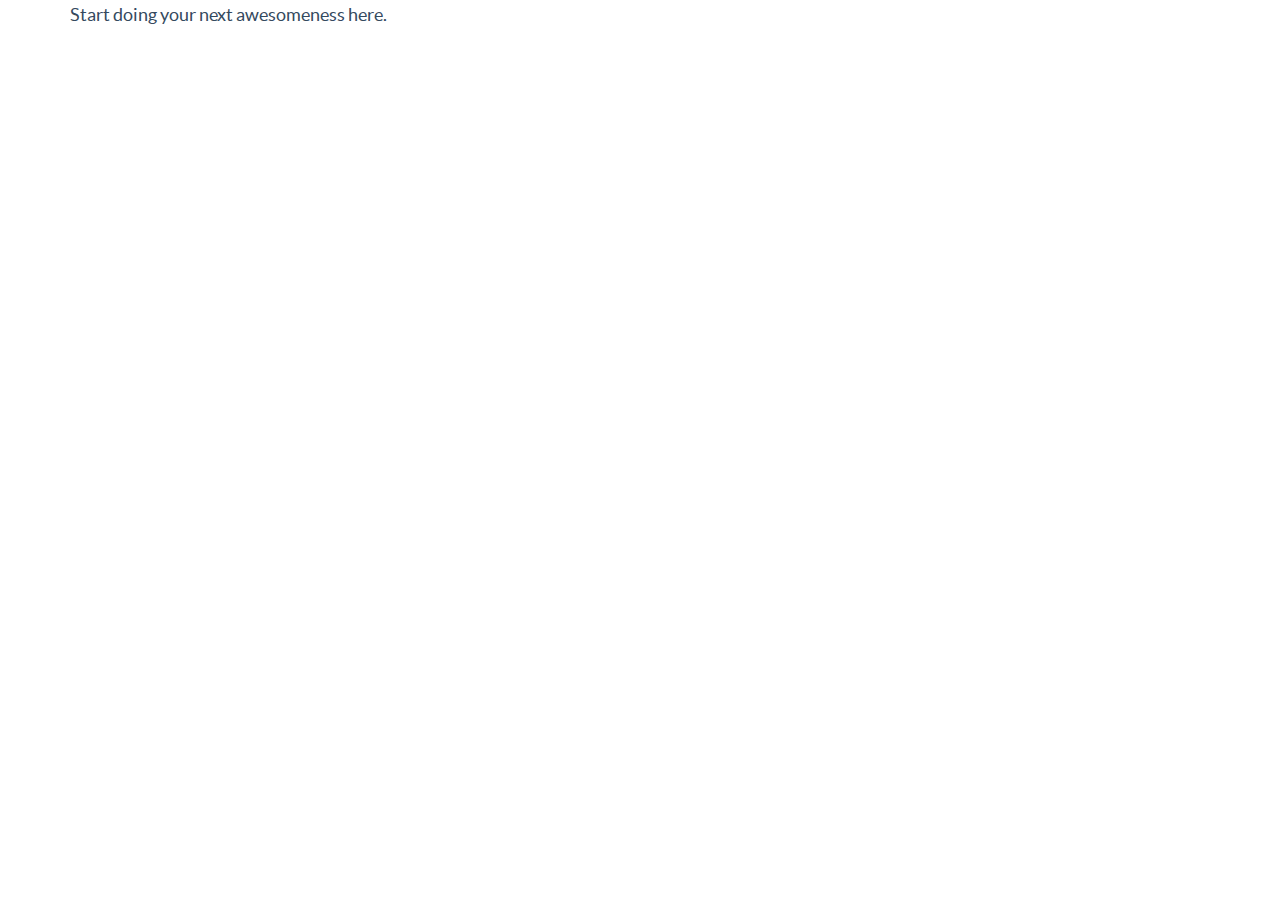
<file: startup/flat-ui/template.html>
<!DOCTYPE html>
<html lang="en">
  <head>
    <meta charset="utf-8">
    <title>Flat UI Free</title>
    <meta name="viewport" content="width=device-width, initial-scale=1.0">

    <!-- Loading Bootstrap -->
    <link href="bootstrap/css/bootstrap.css" rel="stylesheet">

    <!-- Loading Flat UI -->
    <link href="css/flat-ui.css" rel="stylesheet">

    <link rel="shortcut icon" href="images/favicon.ico">

    <!-- HTML5 shim, for IE6-8 support of HTML5 elements. All other JS at the end of file. -->
    <!--[if lt IE 9]>
      <script src="js/html5shiv.js"></script>
      <script src="js/respond.min.js"></script>
    <![endif]-->
  </head>
  <body>
    <div class="container">
        Start doing your next awesomeness here.
    </div>
    <!-- /.container -->


    <!-- Load JS here for greater good =============================-->
    <script src="js/jquery-1.8.3.min.js"></script>
    <script src="js/jquery-ui-1.10.3.custom.min.js"></script>
    <script src="js/jquery.ui.touch-punch.min.js"></script>
    <script src="js/bootstrap.min.js"></script>
    <script src="js/bootstrap-select.js"></script>
    <script src="js/bootstrap-switch.js"></script>
    <script src="js/flatui-checkbox.js"></script>
    <script src="js/flatui-radio.js"></script>
    <script src="js/jquery.tagsinput.js"></script>
    <script src="js/jquery.placeholder.js"></script>
  </body>
</html>
</file>
<file: startup/flat-ui/bootstrap/css/prettify.css>
.com { color: #93a1a1; }
.lit { color: #195f91; }
.pun, .opn, .clo { color: #93a1a1; }
.fun { color: #dc322f; }
.str, .atv { color: #D14; }
.kwd, .prettyprint .tag { color: #1e347b; }
.typ, .atn, .dec, .var { color: teal; }
.pln { color: #48484c; }

.prettyprint {
  padding: 8px;
  background-color: #f7f7f9;
  border: 1px solid #e1e1e8;
}
.prettyprint.linenums {
  -webkit-box-shadow: inset 40px 0 0 #fbfbfc, inset 41px 0 0 #ececf0;
     -moz-box-shadow: inset 40px 0 0 #fbfbfc, inset 41px 0 0 #ececf0;
          box-shadow: inset 40px 0 0 #fbfbfc, inset 41px 0 0 #ececf0;
}

/* Specify class=linenums on a pre to get line numbering */
ol.linenums {
  margin: 0 0 0 33px; /* IE indents via margin-left */
}
ol.linenums li {
  padding-left: 12px;
  color: #bebec5;
  line-height: 20px;
  text-shadow: 0 1px 0 #fff;
}
</file>
<file: startup/flat-ui/css/flat-ui.css>
@font-face {
  font-family: 'Lato';
  src: url('../fonts/lato/lato-black.eot');
  src: url('../fonts/lato/lato-black.eot?#iefix') format('embedded-opentype'), url('../fonts/lato/lato-black.woff') format('woff'), url('../fonts/lato/lato-black.ttf') format('truetype'), url('../fonts/lato/lato-black.svg#latoblack') format('svg');
  font-weight: 900;
  font-style: normal;
}
@font-face {
  font-family: 'Lato';
  src: url('../fonts/lato/lato-bold.eot');
  src: url('../fonts/lato/lato-bold.eot?#iefix') format('embedded-opentype'), url('../fonts/lato/lato-bold.woff') format('woff'), url('../fonts/lato/lato-bold.ttf') format('truetype'), url('../fonts/lato/lato-bold.svg#latobold') format('svg');
  font-weight: bold;
  font-style: normal;
}
@font-face {
  font-family: 'Lato';
  src: url('../fonts/lato/lato-bolditalic.eot');
  src: url('../fonts/lato/lato-bolditalic.eot?#iefix') format('embedded-opentype'), url('../fonts/lato/lato-bolditalic.woff') format('woff'), url('../fonts/lato/lato-bolditalic.ttf') format('truetype'), url('../fonts/lato/lato-bolditalic.svg#latobold-italic') format('svg');
  font-weight: bold;
  font-style: italic;
}
@font-face {
  font-family: 'Lato';
  src: url('../fonts/lato/lato-italic.eot');
  src: url('../fonts/lato/lato-italic.eot?#iefix') format('embedded-opentype'), url('../fonts/lato/lato-italic.woff') format('woff'), url('../fonts/lato/lato-italic.ttf') format('truetype'), url('../fonts/lato/lato-italic.svg#latoitalic') format('svg');
  font-weight: normal;
  font-style: italic;
}
@font-face {
  font-family: 'Lato';
  src: url('../fonts/lato/lato-light.eot');
  src: url('../fonts/lato/lato-light.eot?#iefix') format('embedded-opentype'), url('../fonts/lato/lato-light.woff') format('woff'), url('../fonts/lato/lato-light.ttf') format('truetype'), url('../fonts/lato/lato-light.svg#latolight') format('svg');
  font-weight: 300;
  font-style: normal;
}
@font-face {
  font-family: 'Lato';
  src: url('../fonts/lato/lato-regular.eot');
  src: url('../fonts/lato/lato-regular.eot?#iefix') format('embedded-opentype'), url('../fonts/lato/lato-regular.woff') format('woff'), url('../fonts/lato/lato-regular.ttf') format('truetype'), url('../fonts/lato/lato-regular.svg#latoregular') format('svg');
  font-weight: normal;
  font-style: normal;
}
@font-face {
  font-family: "Flat-UI-Icons";
  src: url('../fonts/flat-ui-icons-regular.eot');
  src: url('../fonts/flat-ui-icons-regular.eot?#iefix') format('embedded-opentype'), url('../fonts/flat-ui-icons-regular.woff') format('woff'), url('../fonts/flat-ui-icons-regular.ttf') format('truetype'), url('../fonts/flat-ui-icons-regular.svg#flat-ui-icons-regular') format('svg');
  font-weight: normal;
  font-style: normal;
}
/* Use the following CSS code if you want to use data attributes for inserting your icons */
[data-icon]:before {
  font-family: 'Flat-UI-Icons';
  content: attr(data-icon);
  speak: none;
  font-weight: normal;
  font-variant: normal;
  text-transform: none;
  -webkit-font-smoothing: antialiased;
  -moz-osx-font-smoothing: grayscale;
}
/* Use the following CSS code if you want to have a class per icon */
/*
Instead of a list of all class selectors,
you can use the generic selector below, but it's slower:
[class*="fui-"] {
*/
.fui-arrow-right,
.fui-arrow-left,
.fui-cmd,
.fui-check-inverted,
.fui-heart,
.fui-location,
.fui-plus,
.fui-check,
.fui-cross,
.fui-list,
.fui-new,
.fui-video,
.fui-photo,
.fui-volume,
.fui-time,
.fui-eye,
.fui-chat,
.fui-search,
.fui-user,
.fui-mail,
.fui-lock,
.fui-gear,
.fui-radio-unchecked,
.fui-radio-checked,
.fui-checkbox-unchecked,
.fui-checkbox-checked,
.fui-calendar-solid,
.fui-pause,
.fui-play,
.fui-check-inverted-2 {
  display: inline-block;
  font-family: 'Flat-UI-Icons';
  speak: none;
  font-style: normal;
  font-weight: normal;
  font-variant: normal;
  text-transform: none;
  -webkit-font-smoothing: antialiased;
  -moz-osx-font-smoothing: grayscale;
}
.fui-arrow-right:before {
  content: "\e02c";
}
.fui-arrow-left:before {
  content: "\e02d";
}
.fui-cmd:before {
  content: "\e02f";
}
.fui-check-inverted:before {
  content: "\e006";
}
.fui-heart:before {
  content: "\e007";
}
.fui-location:before {
  content: "\e008";
}
.fui-plus:before {
  content: "\e009";
}
.fui-check:before {
  content: "\e00a";
}
.fui-cross:before {
  content: "\e00b";
}
.fui-list:before {
  content: "\e00c";
}
.fui-new:before {
  content: "\e00d";
}
.fui-video:before {
  content: "\e00e";
}
.fui-photo:before {
  content: "\e00f";
}
.fui-volume:before {
  content: "\e010";
}
.fui-time:before {
  content: "\e011";
}
.fui-eye:before {
  content: "\e012";
}
.fui-chat:before {
  content: "\e013";
}
.fui-search:before {
  content: "\e01c";
}
.fui-user:before {
  content: "\e01d";
}
.fui-mail:before {
  content: "\e01e";
}
.fui-lock:before {
  content: "\e01f";
}
.fui-gear:before {
  content: "\e024";
}
.fui-radio-unchecked:before {
  content: "\e02b";
}
.fui-radio-checked:before {
  content: "\e032";
}
.fui-checkbox-unchecked:before {
  content: "\e033";
}
.fui-checkbox-checked:before {
  content: "\e034";
}
.fui-calendar-solid:before {
  content: "\e022";
}
.fui-pause:before {
  content: "\e03b";
}
.fui-play:before {
  content: "\e03c";
}
.fui-check-inverted-2:before {
  content: "\e000";
}
.dropdown-arrow-inverse {
  border-bottom-color: #34495e !important;
  border-top-color: #34495e !important;
}
body {
  font-family: "Lato", Helvetica, Arial, sans-serif;
  font-size: 18px;
  line-height: 1.72222;
  color: #34495e;
  background-color: #ffffff;
}
a {
  color: #16a085;
  text-decoration: none;
  -webkit-transition: 0.25s;
  transition: 0.25s;
}
a:hover,
a:focus {
  color: #1abc9c;
  text-decoration: none;
}
a:focus {
  outline: none;
}
.img-rounded {
  border-radius: 6px;
}
.img-thumbnail {
  padding: 4px;
  line-height: 1.72222;
  background-color: #ffffff;
  border: 2px solid #bdc3c7;
  border-radius: 6px;
  -webkit-transition: all 0.25s ease-in-out;
  transition: all 0.25s ease-in-out;
  display: inline-block;
  max-width: 100%;
  height: auto;
}
.img-comment {
  font-size: 15px;
  line-height: 1.2;
  font-style: italic;
  margin: 24px 0;
}
h1,
h2,
h3,
h4,
h5,
h6,
.h1,
.h2,
.h3,
.h4,
.h5,
.h6 {
  font-family: inherit;
  font-weight: 700;
  line-height: 1.1;
  color: inherit;
}
h1 small,
h2 small,
h3 small,
h4 small,
h5 small,
h6 small,
.h1 small,
.h2 small,
.h3 small,
.h4 small,
.h5 small,
.h6 small {
  color: #e7e9ec;
}
h1,
h2,
h3 {
  margin-top: 30px;
  margin-bottom: 15px;
}
h4,
h5,
h6 {
  margin-top: 15px;
  margin-bottom: 15px;
}
h6 {
  font-weight: normal;
}
h1,
.h1 {
  font-size: 61px;
}
h2,
.h2 {
  font-size: 53px;
}
h3,
.h3 {
  font-size: 40px;
}
h4,
.h4 {
  font-size: 29px;
}
h5,
.h5 {
  font-size: 28px;
}
h6,
.h6 {
  font-size: 24px;
}
p {
  font-size: 18px;
  line-height: 1.72222;
  margin: 0 0 15px;
}
.lead {
  margin-bottom: 30px;
  font-size: 28px;
  line-height: 1.46428571;
  font-weight: 300;
}
@media (min-width: 768px) {
  .lead {
    font-size: 30.006px;
  }
}
small,
.small {
  font-size: 83%;
  line-height: 2.067;
}
.text-muted {
  color: #bdc3c7;
}
.text-inverse {
  color: #ffffff;
}
.text-primary {
  color: #1abc9c;
}
a.text-primary:hover {
  color: #15967d;
}
.text-warning {
  color: #f1c40f;
}
a.text-warning:hover {
  color: #c19d0c;
}
.text-danger {
  color: #e74c3c;
}
a.text-danger:hover {
  color: #b93d30;
}
.text-success {
  color: #2ecc71;
}
a.text-success:hover {
  color: #25a35a;
}
.text-info {
  color: #3498db;
}
a.text-info:hover {
  color: #2a7aaf;
}
.bg-primary {
  color: #ffffff;
  background-color: #34495e;
}
a.bg-primary:hover {
  background-color: #222f3d;
}
.bg-success {
  background-color: #dff0d8;
}
a.bg-success:hover {
  background-color: #c1e2b3;
}
.bg-info {
  background-color: #d9edf7;
}
a.bg-info:hover {
  background-color: #afd9ee;
}
.bg-warning {
  background-color: #fcf8e3;
}
a.bg-warning:hover {
  background-color: #f7ecb5;
}
.bg-danger {
  background-color: #f2dede;
}
a.bg-danger:hover {
  background-color: #e4b9b9;
}
.page-header {
  padding-bottom: 14px;
  margin: 60px 0 30px;
  border-bottom: 1px solid #e7e9ec;
}
ul,
ol {
  margin-bottom: 15px;
}
dl {
  margin-bottom: 30px;
}
dt,
dd {
  line-height: 1.72222;
}
@media (min-width: 768px) {
  .dl-horizontal dt {
    width: 160px;
  }
  .dl-horizontal dd {
    margin-left: 180px;
  }
}
abbr[title],
abbr[data-original-title] {
  border-bottom: 1px dotted #bdc3c7;
}
blockquote {
  border-left: 3px solid #e7e9ec;
  padding: 0 0 0 16px;
  margin: 0 0 30px;
}
blockquote p {
  font-size: 20px;
  line-height: 1.55;
  font-weight: normal;
  margin-bottom: .4em;
}
blockquote small,
blockquote .small {
  font-size: 18px;
  line-height: 1.72222;
  font-style: italic;
  color: inherit;
}
blockquote small:before,
blockquote .small:before {
  content: "";
}
blockquote.pull-right {
  padding-right: 16px;
  padding-left: 0;
  border-right: 3px solid #e7e9ec;
  border-left: 0;
}
blockquote.pull-right small:after {
  content: "";
}
address {
  margin-bottom: 30px;
  line-height: 1.72222;
}
code,
kbd,
pre,
samp {
  font-family: Monaco, Menlo, Consolas, "Courier New", monospace;
}
code {
  padding: 2px 6px;
  font-size: 85%;
  color: #c7254e;
  background-color: #f9f2f4;
  border-radius: 4px;
}
kbd {
  padding: 2px 6px;
  font-size: 85%;
  color: #ffffff;
  background-color: #34495e;
  border-radius: 4px;
  box-shadow: none;
}
pre {
  padding: 8px;
  margin: 0 0 15px;
  font-size: 13px;
  line-height: 1.72222;
  color: inherit;
  background-color: #ffffff;
  border: 2px solid #e7e9ec;
  border-radius: 6px;
  white-space: pre;
}
.pre-scrollable {
  max-height: 340px;
}
.thumbnail {
  display: block;
  padding: 4px;
  margin-bottom: 5px;
  line-height: 1.72222;
  background-color: #ffffff;
  border: 2px solid #bdc3c7;
  border-radius: 6px;
  -webkit-transition: all 0.25s ease-in-out;
  transition: all 0.25s ease-in-out;
}
.thumbnail > img,
.thumbnail a > img {
  display: block;
  max-width: 100%;
  height: auto;
  margin-left: auto;
  margin-right: auto;
}
a.thumbnail:hover,
a.thumbnail:focus,
a.thumbnail.active {
  border-color: #16a085;
}
.thumbnail .caption {
  padding: 9px;
  color: #34495e;
}
.btn {
  border: none;
  font-size: 15px;
  font-weight: normal;
  line-height: 1.4;
  border-radius: 4px;
  padding: 10px 15px;
  -webkit-font-smoothing: subpixel-antialiased;
  -webkit-transition: border .25s linear, color .25s linear, background-color .25s linear;
  transition: border .25s linear, color .25s linear, background-color .25s linear;
}
.btn:hover,
.btn:focus {
  outline: none;
  color: #ffffff;
}
.btn:active,
.btn.active {
  outline: none;
  -webkit-box-shadow: none;
  box-shadow: none;
}
.btn.disabled,
.btn[disabled],
fieldset[disabled] .btn {
  background-color: #bdc3c7;
  color: rgba(255, 255, 255, 0.75);
  opacity: 0.7;
  filter: alpha(opacity=70);
}
.btn > [class^="fui-"] {
  margin: 0 1px;
  position: relative;
  line-height: 1;
  top: 1px;
}
.btn-xs.btn > [class^="fui-"] {
  font-size: 11px;
  top: 0;
}
.btn-hg.btn > [class^="fui-"] {
  top: 2px;
}
.btn-default {
  color: #ffffff;
  background-color: #bdc3c7;
}
.btn-default:hover,
.btn-default:focus,
.btn-default:active,
.btn-default.active,
.open .dropdown-toggle.btn-default {
  color: #ffffff;
  background-color: #cacfd2;
  border-color: #cacfd2;
}
.btn-default:active,
.btn-default.active,
.open .dropdown-toggle.btn-default {
  background: #a1a6a9;
  border-color: #a1a6a9;
}
.btn-default.disabled,
.btn-default[disabled],
fieldset[disabled] .btn-default,
.btn-default.disabled:hover,
.btn-default[disabled]:hover,
fieldset[disabled] .btn-default:hover,
.btn-default.disabled:focus,
.btn-default[disabled]:focus,
fieldset[disabled] .btn-default:focus,
.btn-default.disabled:active,
.btn-default[disabled]:active,
fieldset[disabled] .btn-default:active,
.btn-default.disabled.active,
.btn-default[disabled].active,
fieldset[disabled] .btn-default.active {
  background-color: #bdc3c7;
  border-color: #bdc3c7;
}
.btn-primary {
  color: #ffffff;
  background-color: #1abc9c;
}
.btn-primary:hover,
.btn-primary:focus,
.btn-primary:active,
.btn-primary.active,
.open .dropdown-toggle.btn-primary {
  color: #ffffff;
  background-color: #48c9b0;
  border-color: #48c9b0;
}
.btn-primary:active,
.btn-primary.active,
.open .dropdown-toggle.btn-primary {
  background: #16a085;
  border-color: #16a085;
}
.btn-primary.disabled,
.btn-primary[disabled],
fieldset[disabled] .btn-primary,
.btn-primary.disabled:hover,
.btn-primary[disabled]:hover,
fieldset[disabled] .btn-primary:hover,
.btn-primary.disabled:focus,
.btn-primary[disabled]:focus,
fieldset[disabled] .btn-primary:focus,
.btn-primary.disabled:active,
.btn-primary[disabled]:active,
fieldset[disabled] .btn-primary:active,
.btn-primary.disabled.active,
.btn-primary[disabled].active,
fieldset[disabled] .btn-primary.active {
  background-color: #1abc9c;
  border-color: #1abc9c;
}
.btn-info {
  color: #ffffff;
  background-color: #3498db;
}
.btn-info:hover,
.btn-info:focus,
.btn-info:active,
.btn-info.active,
.open .dropdown-toggle.btn-info {
  color: #ffffff;
  background-color: #5dade2;
  border-color: #5dade2;
}
.btn-info:active,
.btn-info.active,
.open .dropdown-toggle.btn-info {
  background: #2c81ba;
  border-color: #2c81ba;
}
.btn-info.disabled,
.btn-info[disabled],
fieldset[disabled] .btn-info,
.btn-info.disabled:hover,
.btn-info[disabled]:hover,
fieldset[disabled] .btn-info:hover,
.btn-info.disabled:focus,
.btn-info[disabled]:focus,
fieldset[disabled] .btn-info:focus,
.btn-info.disabled:active,
.btn-info[disabled]:active,
fieldset[disabled] .btn-info:active,
.btn-info.disabled.active,
.btn-info[disabled].active,
fieldset[disabled] .btn-info.active {
  background-color: #3498db;
  border-color: #3498db;
}
.btn-danger {
  color: #ffffff;
  background-color: #e74c3c;
}
.btn-danger:hover,
.btn-danger:focus,
.btn-danger:active,
.btn-danger.active,
.open .dropdown-toggle.btn-danger {
  color: #ffffff;
  background-color: #ec7063;
  border-color: #ec7063;
}
.btn-danger:active,
.btn-danger.active,
.open .dropdown-toggle.btn-danger {
  background: #c44133;
  border-color: #c44133;
}
.btn-danger.disabled,
.btn-danger[disabled],
fieldset[disabled] .btn-danger,
.btn-danger.disabled:hover,
.btn-danger[disabled]:hover,
fieldset[disabled] .btn-danger:hover,
.btn-danger.disabled:focus,
.btn-danger[disabled]:focus,
fieldset[disabled] .btn-danger:focus,
.btn-danger.disabled:active,
.btn-danger[disabled]:active,
fieldset[disabled] .btn-danger:active,
.btn-danger.disabled.active,
.btn-danger[disabled].active,
fieldset[disabled] .btn-danger.active {
  background-color: #e74c3c;
  border-color: #e74c3c;
}
.btn-success {
  color: #ffffff;
  background-color: #2ecc71;
}
.btn-success:hover,
.btn-success:focus,
.btn-success:active,
.btn-success.active,
.open .dropdown-toggle.btn-success {
  color: #ffffff;
  background-color: #58d68d;
  border-color: #58d68d;
}
.btn-success:active,
.btn-success.active,
.open .dropdown-toggle.btn-success {
  background: #27ad60;
  border-color: #27ad60;
}
.btn-success.disabled,
.btn-success[disabled],
fieldset[disabled] .btn-success,
.btn-success.disabled:hover,
.btn-success[disabled]:hover,
fieldset[disabled] .btn-success:hover,
.btn-success.disabled:focus,
.btn-success[disabled]:focus,
fieldset[disabled] .btn-success:focus,
.btn-success.disabled:active,
.btn-success[disabled]:active,
fieldset[disabled] .btn-success:active,
.btn-success.disabled.active,
.btn-success[disabled].active,
fieldset[disabled] .btn-success.active {
  background-color: #2ecc71;
  border-color: #2ecc71;
}
.btn-warning {
  color: #ffffff;
  background-color: #f1c40f;
}
.btn-warning:hover,
.btn-warning:focus,
.btn-warning:active,
.btn-warning.active,
.open .dropdown-toggle.btn-warning {
  color: #ffffff;
  background-color: #f5d313;
  border-color: #f5d313;
}
.btn-warning:active,
.btn-warning.active,
.open .dropdown-toggle.btn-warning {
  background: #cda70d;
  border-color: #cda70d;
}
.btn-warning.disabled,
.btn-warning[disabled],
fieldset[disabled] .btn-warning,
.btn-warning.disabled:hover,
.btn-warning[disabled]:hover,
fieldset[disabled] .btn-warning:hover,
.btn-warning.disabled:focus,
.btn-warning[disabled]:focus,
fieldset[disabled] .btn-warning:focus,
.btn-warning.disabled:active,
.btn-warning[disabled]:active,
fieldset[disabled] .btn-warning:active,
.btn-warning.disabled.active,
.btn-warning[disabled].active,
fieldset[disabled] .btn-warning.active {
  background-color: #f1c40f;
  border-color: #f1c40f;
}
.btn-inverse {
  color: #ffffff;
  background-color: #34495e;
}
.btn-inverse:hover,
.btn-inverse:focus,
.btn-inverse:active,
.btn-inverse.active,
.open .dropdown-toggle.btn-inverse {
  color: #ffffff;
  background-color: #415b76;
  border-color: #415b76;
}
.btn-inverse:active,
.btn-inverse.active,
.open .dropdown-toggle.btn-inverse {
  background: #2c3e50;
  border-color: #2c3e50;
}
.btn-inverse.disabled,
.btn-inverse[disabled],
fieldset[disabled] .btn-inverse,
.btn-inverse.disabled:hover,
.btn-inverse[disabled]:hover,
fieldset[disabled] .btn-inverse:hover,
.btn-inverse.disabled:focus,
.btn-inverse[disabled]:focus,
fieldset[disabled] .btn-inverse:focus,
.btn-inverse.disabled:active,
.btn-inverse[disabled]:active,
fieldset[disabled] .btn-inverse:active,
.btn-inverse.disabled.active,
.btn-inverse[disabled].active,
fieldset[disabled] .btn-inverse.active {
  background-color: #34495e;
  border-color: #34495e;
}
.btn-embossed {
  -webkit-box-shadow: inset 0 -2px 0 rgba(0, 0, 0, 0.15);
  box-shadow: inset 0 -2px 0 rgba(0, 0, 0, 0.15);
}
.btn-embossed.active,
.btn-embossed:active {
  -webkit-box-shadow: inset 0 2px 0 rgba(0, 0, 0, 0.15);
  box-shadow: inset 0 2px 0 rgba(0, 0, 0, 0.15);
}
.btn-wide {
  min-width: 140px;
  padding-left: 30px;
  padding-right: 30px;
}
.btn-link {
  color: #16a085;
}
.btn-link:hover,
.btn-link:focus {
  color: #1abc9c;
  text-decoration: underline;
  background-color: transparent;
}
.btn-link[disabled]:hover,
fieldset[disabled] .btn-link:hover,
.btn-link[disabled]:focus,
fieldset[disabled] .btn-link:focus {
  color: #bdc3c7;
  text-decoration: none;
}
.btn-hg {
  padding: 13px 20px;
  font-size: 22px;
  line-height: 1.227;
  border-radius: 6px;
}
.btn-lg {
  padding: 10px 19px;
  font-size: 17px;
  line-height: 1.471;
  border-radius: 6px;
}
.btn-sm {
  padding: 9px 13px;
  font-size: 13px;
  line-height: 1.385;
  border-radius: 4px;
}
.btn-xs {
  padding: 6px 9px;
  font-size: 12px;
  line-height: 1.083;
  border-radius: 3px;
}
.btn-tip {
  font-weight: 300;
  padding-left: 10px;
  font-size: 92%;
}
.btn-block {
  white-space: normal;
}
.btn-default .caret {
  border-top-color: #ffffff;
}
.btn-primary .caret,
.btn-success .caret,
.btn-warning .caret,
.btn-danger .caret,
.btn-info .caret {
  border-top-color: #ffffff;
}
.dropup .btn-default .caret {
  border-bottom-color: #ffffff;
}
.dropup .btn-primary .caret,
.dropup .btn-success .caret,
.dropup .btn-warning .caret,
.dropup .btn-danger .caret,
.dropup .btn-info .caret {
  border-bottom-color: #ffffff;
}
.btn-group-xs > .btn {
  padding: 6px 9px;
  font-size: 12px;
  line-height: 1.083;
  border-radius: 3px;
}
.btn-group-sm > .btn {
  padding: 9px 13px;
  font-size: 13px;
  line-height: 1.385;
  border-radius: 4px;
}
.btn-group-lg > .btn {
  padding: 10px 19px;
  font-size: 17px;
  line-height: 1.471;
  border-radius: 6px;
}
.btn-group-gh > .btn {
  padding: 13px 20px;
  font-size: 22px;
  line-height: 1.227;
  border-radius: 6px;
}
.btn-group > .btn + .btn {
  margin-left: 0;
}
.btn-group > .btn + .dropdown-toggle {
  border-left: 2px solid rgba(52, 73, 94, 0.15);
  padding-left: 12px;
  padding-right: 12px;
}
.btn-group > .btn + .dropdown-toggle .caret {
  margin-left: 3px;
  margin-right: 3px;
}
.btn-group > .btn.btn-gh + .dropdown-toggle .caret {
  margin-left: 7px;
  margin-right: 7px;
}
.btn-group > .btn.btn-sm + .dropdown-toggle .caret {
  margin-left: 0;
  margin-right: 0;
}
.dropdown-toggle .caret {
  margin-left: 8px;
}
.btn-group > .btn,
.btn-group > .dropdown-menu,
.btn-group > .popover {
  font-weight: 400;
}
.btn-group:focus .dropdown-toggle {
  outline: none;
  -webkit-transition: 0.25s;
  transition: 0.25s;
}
.btn-group.open .dropdown-toggle {
  color: rgba(255, 255, 255, 0.75);
  -webkit-box-shadow: none;
  box-shadow: none;
}
.btn-toolbar .btn.active {
  color: #ffffff;
}
.btn-toolbar .btn > [class^="fui-"] {
  font-size: 16px;
  margin: 0 1px;
}
.caret {
  border-width: 8px 6px;
  border-bottom-color: #34495e;
  border-top-color: #34495e;
  border-style: solid;
  border-bottom-style: none;
  -webkit-transition: 0.25s;
  transition: 0.25s;
  -webkit-transform: scale(1.001, );
  -ms-transform: scale(1.001, );
  transform: scale(1.001, );
}
.dropup .caret,
.dropup .btn-lg .caret,
.navbar-fixed-bottom .dropdown .caret {
  border-bottom-width: 8px;
}
.btn-lg .caret {
  border-top-width: 8px;
  border-right-width: 6px;
  border-left-width: 6px;
}
.select {
  display: inline-block;
  margin-bottom: 10px;
}
[class*="span"] > .select[class*="span"] {
  margin-left: 0;
}
.select[class*="span"] .btn {
  width: 100%;
}
.select.select-block {
  display: block;
  float: none;
  margin-left: 0;
  width: auto;
}
.select.select-block:before,
.select.select-block:after {
  content: " ";
  /* 1 */

  display: table;
  /* 2 */

}
.select.select-block:after {
  clear: both;
}
.select.select-block .btn {
  width: 100%;
}
.select.select-block .dropdown-menu {
  width: 100%;
}
.select .btn {
  width: 220px;
}
.select .btn.btn-hg .filter-option {
  left: 20px;
  right: 40px;
  top: 13px;
}
.select .btn.btn-hg .caret {
  right: 20px;
}
.select .btn.btn-lg .filter-option {
  left: 18px;
  right: 38px;
}
.select .btn.btn-sm .filter-option {
  left: 13px;
  right: 33px;
}
.select .btn.btn-sm .caret {
  right: 13px;
}
.select .btn.btn-xs .filter-option {
  left: 13px;
  right: 33px;
  top: 5px;
}
.select .btn.btn-xs .caret {
  right: 13px;
}
.select .btn .filter-option {
  height: 26px;
  left: 13px;
  overflow: hidden;
  position: absolute;
  right: 33px;
  text-align: left;
  top: 10px;
}
.select .btn .caret {
  position: absolute;
  right: 16px;
  top: 50%;
  margin-top: -3px;
}
.select .btn .dropdown-toggle {
  border-radius: 6px;
}
.select .btn .dropdown-menu {
  min-width: 100%;
}
.select .btn .dropdown-menu dt {
  cursor: default;
  display: block;
  padding: 3px 20px;
}
.select .btn .dropdown-menu li:not(.disabled) > a:hover small {
  color: rgba(255, 255, 255, 0.004);
}
.select .btn .dropdown-menu li > a {
  min-height: 20px;
}
.select .btn .dropdown-menu li > a.opt {
  padding-left: 35px;
}
.select .btn .dropdown-menu li small {
  padding-left: .5em;
}
.select .btn .dropdown-menu li > dt small {
  font-weight: normal;
}
.select .btn > .disabled,
.select .btn .dropdown-menu li.disabled > a {
  cursor: default;
}
.select .caret {
  border-bottom-color: #ffffff;
  border-top-color: #ffffff;
}
legend {
  display: block;
  width: 100%;
  padding: 0;
  margin-bottom: 15px;
  font-size: 24px;
  line-height: inherit;
  color: inherit;
  border-bottom: none;
}
textarea {
  font-size: 20px;
  line-height: 24px;
  padding: 5px 11px;
}
input[type="search"] {
  -webkit-appearance: none !important;
}
label {
  font-weight: normal;
  font-size: 15px;
  line-height: 2.4;
}
.form-control:-moz-placeholder {
  color: #b2bcc5;
}
.form-control::-moz-placeholder {
  color: #b2bcc5;
  opacity: 1;
}
.form-control:-ms-input-placeholder {
  color: #b2bcc5;
}
.form-control::-webkit-input-placeholder {
  color: #b2bcc5;
}
.form-control.placeholder {
  color: #b2bcc5;
}
.form-control {
  border: 2px solid #bdc3c7;
  color: #34495e;
  font-family: "Lato", Helvetica, Arial, sans-serif;
  font-size: 15px;
  line-height: 1.467;
  padding: 8px 12px;
  height: 42px;
  -webkit-appearance: none;
  border-radius: 6px;
  -webkit-box-shadow: none;
  box-shadow: none;
  -webkit-transition: border .25s linear, color .25s linear, background-color .25s linear;
  transition: border .25s linear, color .25s linear, background-color .25s linear;
}
.form-group.focus .form-control,
.form-control:focus {
  border-color: #1abc9c;
  outline: 0;
  -webkit-box-shadow: none;
  box-shadow: none;
}
.form-control[disabled],
.form-control[readonly],
fieldset[disabled] .form-control {
  background-color: #f4f6f6;
  border-color: #d5dbdb;
  color: #d5dbdb;
  cursor: default;
  opacity: 0.7;
  filter: alpha(opacity=70);
}
.form-control.flat {
  border-color: transparent;
}
.form-control.flat:hover {
  border-color: #bdc3c7;
}
.form-control.flat:focus {
  border-color: #1abc9c;
}
.input-sm {
  height: 35px;
  padding: 6px 10px;
  font-size: 13px;
  line-height: 1.462;
  border-radius: 6px;
}
select.input-sm {
  height: 35px;
  line-height: 35px;
}
textarea.input-sm,
select[multiple].input-sm {
  height: auto;
}
.input-lg {
  height: 45px;
  padding: 10px 15px;
  font-size: 17px;
  line-height: 1.235;
  border-radius: 6px;
}
select.input-lg {
  height: 45px;
  line-height: 45px;
}
textarea.input-lg,
select[multiple].input-lg {
  height: auto;
}
.input-hg {
  height: 53px;
  padding: 10px 16px;
  font-size: 22px;
  line-height: 1.318;
  border-radius: 6px;
}
select.input-hg {
  height: 53px;
  line-height: 53px;
}
textarea.input-hg,
select[multiple].input-hg {
  height: auto;
}
.has-warning .help-block,
.has-warning .control-label,
.has-warning .radio,
.has-warning .checkbox,
.has-warning .radio-inline,
.has-warning .checkbox-inline {
  color: #f1c40f;
}
.has-warning .form-control {
  color: #f1c40f;
  border-color: #f1c40f;
  -webkit-box-shadow: none;
  box-shadow: none;
}
.has-warning .form-control:-moz-placeholder {
  color: #f1c40f;
}
.has-warning .form-control::-moz-placeholder {
  color: #f1c40f;
  opacity: 1;
}
.has-warning .form-control:-ms-input-placeholder {
  color: #f1c40f;
}
.has-warning .form-control::-webkit-input-placeholder {
  color: #f1c40f;
}
.has-warning .form-control.placeholder {
  color: #f1c40f;
}
.has-warning .form-control:focus {
  border-color: #f1c40f;
  -webkit-box-shadow: none;
  box-shadow: none;
}
.has-warning .input-group-addon {
  color: #f1c40f;
  border-color: #f1c40f;
  background-color: #ffffff;
}
.has-error .help-block,
.has-error .control-label,
.has-error .radio,
.has-error .checkbox,
.has-error .radio-inline,
.has-error .checkbox-inline {
  color: #e74c3c;
}
.has-error .form-control {
  color: #e74c3c;
  border-color: #e74c3c;
  -webkit-box-shadow: none;
  box-shadow: none;
}
.has-error .form-control:-moz-placeholder {
  color: #e74c3c;
}
.has-error .form-control::-moz-placeholder {
  color: #e74c3c;
  opacity: 1;
}
.has-error .form-control:-ms-input-placeholder {
  color: #e74c3c;
}
.has-error .form-control::-webkit-input-placeholder {
  color: #e74c3c;
}
.has-error .form-control.placeholder {
  color: #e74c3c;
}
.has-error .form-control:focus {
  border-color: #e74c3c;
  -webkit-box-shadow: none;
  box-shadow: none;
}
.has-error .input-group-addon {
  color: #e74c3c;
  border-color: #e74c3c;
  background-color: #ffffff;
}
.has-success .help-block,
.has-success .control-label,
.has-success .radio,
.has-success .checkbox,
.has-success .radio-inline,
.has-success .checkbox-inline {
  color: #2ecc71;
}
.has-success .form-control {
  color: #2ecc71;
  border-color: #2ecc71;
  -webkit-box-shadow: none;
  box-shadow: none;
}
.has-success .form-control:-moz-placeholder {
  color: #2ecc71;
}
.has-success .form-control::-moz-placeholder {
  color: #2ecc71;
  opacity: 1;
}
.has-success .form-control:-ms-input-placeholder {
  color: #2ecc71;
}
.has-success .form-control::-webkit-input-placeholder {
  color: #2ecc71;
}
.has-success .form-control.placeholder {
  color: #2ecc71;
}
.has-success .form-control:focus {
  border-color: #2ecc71;
  -webkit-box-shadow: none;
  box-shadow: none;
}
.has-success .input-group-addon {
  color: #2ecc71;
  border-color: #2ecc71;
  background-color: #ffffff;
}
.help-block {
  font-size: 15px;
  margin-bottom: 5px;
  color: inherit;
}
.form-group {
  position: relative;
  margin-bottom: 20px;
}
.form-horizontal .control-label,
.form-horizontal .radio,
.form-horizontal .checkbox,
.form-horizontal .radio-inline,
.form-horizontal .checkbox-inline {
  margin-top: 0;
  margin-bottom: 0;
  padding-top: 6px;
}
.form-horizontal .form-group {
  margin-left: -15px;
  margin-right: -15px;
}
.form-horizontal .form-group:before,
.form-horizontal .form-group:after {
  content: " ";
  /* 1 */

  display: table;
  /* 2 */

}
.form-horizontal .form-group:after {
  clear: both;
}
.form-horizontal .form-control-static {
  padding-top: 6px;
}
.form-group {
  position: relative;
}
.form-control + .input-icon {
  position: absolute;
  top: 2px;
  right: 2px;
  line-height: 37px;
  vertical-align: middle;
  font-size: 20px;
  color: #b2bcc5;
  background-color: #ffffff;
  padding: 0 12px 0 0;
  border-radius: 6px;
}
.input-hg + .input-icon {
  line-height: 49px;
  padding: 0 16px 0 0;
}
.input-lg + .input-icon {
  line-height: 41px;
  padding: 0 15px 0 0;
}
.input-sm + .input-icon {
  font-size: 18px;
  line-height: 30px;
  padding: 0 10px 0 0;
}
.has-success .input-icon {
  color: #2ecc71;
}
.has-warning .input-icon {
  color: #f1c40f;
}
.has-error .input-icon {
  color: #e74c3c;
}
.form-control[disabled] + .input-icon,
.form-control[readonly] + .input-icon,
fieldset[disabled] .form-control + .input-icon,
.form-control.disabled + .input-icon {
  color: #d5dbdb;
  background-color: transparent;
  opacity: 0.7;
  filter: alpha(opacity=70);
}
.input-group-hg > .form-control,
.input-group-hg > .input-group-addon,
.input-group-hg > .input-group-btn > .btn {
  height: 53px;
  padding: 10px 16px;
  font-size: 22px;
  line-height: 1.318;
  border-radius: 6px;
}
select.input-group-hg > .form-control,
select.input-group-hg > .input-group-addon,
select.input-group-hg > .input-group-btn > .btn {
  height: 53px;
  line-height: 53px;
}
textarea.input-group-hg > .form-control,
textarea.input-group-hg > .input-group-addon,
textarea.input-group-hg > .input-group-btn > .btn,
select[multiple].input-group-hg > .form-control,
select[multiple].input-group-hg > .input-group-addon,
select[multiple].input-group-hg > .input-group-btn > .btn {
  height: auto;
}
.input-group-lg > .form-control,
.input-group-lg > .input-group-addon,
.input-group-lg > .input-group-btn > .btn {
  height: 45px;
  padding: 10px 15px;
  font-size: 17px;
  line-height: 1.235;
  border-radius: 6px;
}
select.input-group-lg > .form-control,
select.input-group-lg > .input-group-addon,
select.input-group-lg > .input-group-btn > .btn {
  height: 45px;
  line-height: 45px;
}
textarea.input-group-lg > .form-control,
textarea.input-group-lg > .input-group-addon,
textarea.input-group-lg > .input-group-btn > .btn,
select[multiple].input-group-lg > .form-control,
select[multiple].input-group-lg > .input-group-addon,
select[multiple].input-group-lg > .input-group-btn > .btn {
  height: auto;
}
.input-group-sm > .form-control,
.input-group-sm > .input-group-addon,
.input-group-sm > .input-group-btn > .btn {
  height: 35px;
  padding: 6px 10px;
  font-size: 13px;
  line-height: 1.462;
  border-radius: 6px;
}
select.input-group-sm > .form-control,
select.input-group-sm > .input-group-addon,
select.input-group-sm > .input-group-btn > .btn {
  height: 35px;
  line-height: 35px;
}
textarea.input-group-sm > .form-control,
textarea.input-group-sm > .input-group-addon,
textarea.input-group-sm > .input-group-btn > .btn,
select[multiple].input-group-sm > .form-control,
select[multiple].input-group-sm > .input-group-addon,
select[multiple].input-group-sm > .input-group-btn > .btn {
  height: auto;
}
.input-group-addon {
  padding: 10px 12px;
  font-size: 15px;
  color: #ffffff;
  text-align: center;
  background-color: #bdc3c7;
  border: 1px solid #bdc3c7;
  border-radius: 6px;
  -webkit-transition: border .25s linear, color .25s linear, background-color .25s linear;
  transition: border .25s linear, color .25s linear, background-color .25s linear;
}
.input-group-hg .input-group-addon,
.input-group-lg .input-group-addon,
.input-group-sm .input-group-addon {
  line-height: 1;
}
.input-group .form-control:first-child,
.input-group-addon:first-child,
.input-group-btn:first-child > .btn,
.input-group-btn:first-child > .dropdown-toggle,
.input-group-btn:last-child > .btn:not(:last-child):not(.dropdown-toggle) {
  border-bottom-right-radius: 0;
  border-top-right-radius: 0;
}
.input-group .form-control:last-child,
.input-group-addon:last-child,
.input-group-btn:last-child > .btn,
.input-group-btn:last-child > .dropdown-toggle,
.input-group-btn:first-child > .btn:not(:first-child) {
  border-bottom-left-radius: 0;
  border-top-left-radius: 0;
}
.form-group.focus .input-group-addon,
.input-group.focus .input-group-addon {
  background-color: #1abc9c;
  border-color: #1abc9c;
}
.form-group.focus .input-group-btn > .btn-default + .btn-default,
.input-group.focus .input-group-btn > .btn-default + .btn-default {
  border-left-color: #16a085;
}
.form-group.focus .input-group-btn .btn,
.input-group.focus .input-group-btn .btn {
  border-color: #1abc9c;
  background-color: #ffffff;
  color: #1abc9c;
}
.form-group.focus .input-group-btn .btn-default,
.input-group.focus .input-group-btn .btn-default {
  color: #ffffff;
  background-color: #1abc9c;
}
.form-group.focus .input-group-btn .btn-default:hover,
.input-group.focus .input-group-btn .btn-default:hover,
.form-group.focus .input-group-btn .btn-default:focus,
.input-group.focus .input-group-btn .btn-default:focus,
.form-group.focus .input-group-btn .btn-default:active,
.input-group.focus .input-group-btn .btn-default:active,
.form-group.focus .input-group-btn .btn-default.active,
.input-group.focus .input-group-btn .btn-default.active,
.open .dropdown-toggle.form-group.focus .input-group-btn .btn-default,
.open .dropdown-toggle.input-group.focus .input-group-btn .btn-default {
  color: #ffffff;
  background-color: #48c9b0;
  border-color: #48c9b0;
}
.form-group.focus .input-group-btn .btn-default:active,
.input-group.focus .input-group-btn .btn-default:active,
.form-group.focus .input-group-btn .btn-default.active,
.input-group.focus .input-group-btn .btn-default.active,
.open .dropdown-toggle.form-group.focus .input-group-btn .btn-default,
.open .dropdown-toggle.input-group.focus .input-group-btn .btn-default {
  background: #16a085;
  border-color: #16a085;
}
.form-group.focus .input-group-btn .btn-default.disabled,
.input-group.focus .input-group-btn .btn-default.disabled,
.form-group.focus .input-group-btn .btn-default[disabled],
.input-group.focus .input-group-btn .btn-default[disabled],
fieldset[disabled] .form-group.focus .input-group-btn .btn-default,
fieldset[disabled] .input-group.focus .input-group-btn .btn-default,
.form-group.focus .input-group-btn .btn-default.disabled:hover,
.input-group.focus .input-group-btn .btn-default.disabled:hover,
.form-group.focus .input-group-btn .btn-default[disabled]:hover,
.input-group.focus .input-group-btn .btn-default[disabled]:hover,
fieldset[disabled] .form-group.focus .input-group-btn .btn-default:hover,
fieldset[disabled] .input-group.focus .input-group-btn .btn-default:hover,
.form-group.focus .input-group-btn .btn-default.disabled:focus,
.input-group.focus .input-group-btn .btn-default.disabled:focus,
.form-group.focus .input-group-btn .btn-default[disabled]:focus,
.input-group.focus .input-group-btn .btn-default[disabled]:focus,
fieldset[disabled] .form-group.focus .input-group-btn .btn-default:focus,
fieldset[disabled] .input-group.focus .input-group-btn .btn-default:focus,
.form-group.focus .input-group-btn .btn-default.disabled:active,
.input-group.focus .input-group-btn .btn-default.disabled:active,
.form-group.focus .input-group-btn .btn-default[disabled]:active,
.input-group.focus .input-group-btn .btn-default[disabled]:active,
fieldset[disabled] .form-group.focus .input-group-btn .btn-default:active,
fieldset[disabled] .input-group.focus .input-group-btn .btn-default:active,
.form-group.focus .input-group-btn .btn-default.disabled.active,
.input-group.focus .input-group-btn .btn-default.disabled.active,
.form-group.focus .input-group-btn .btn-default[disabled].active,
.input-group.focus .input-group-btn .btn-default[disabled].active,
fieldset[disabled] .form-group.focus .input-group-btn .btn-default.active,
fieldset[disabled] .input-group.focus .input-group-btn .btn-default.active {
  background-color: #1abc9c;
  border-color: #1abc9c;
}
.input-group-btn .btn {
  background-color: #ffffff;
  border: 2px solid #bdc3c7;
  color: #bdc3c7;
  line-height: 18px;
}
.input-group-btn .btn-default {
  color: #ffffff;
  background-color: #bdc3c7;
}
.input-group-btn .btn-default:hover,
.input-group-btn .btn-default:focus,
.input-group-btn .btn-default:active,
.input-group-btn .btn-default.active,
.open .dropdown-toggle.input-group-btn .btn-default {
  color: #ffffff;
  background-color: #cacfd2;
  border-color: #cacfd2;
}
.input-group-btn .btn-default:active,
.input-group-btn .btn-default.active,
.open .dropdown-toggle.input-group-btn .btn-default {
  background: #a1a6a9;
  border-color: #a1a6a9;
}
.input-group-btn .btn-default.disabled,
.input-group-btn .btn-default[disabled],
fieldset[disabled] .input-group-btn .btn-default,
.input-group-btn .btn-default.disabled:hover,
.input-group-btn .btn-default[disabled]:hover,
fieldset[disabled] .input-group-btn .btn-default:hover,
.input-group-btn .btn-default.disabled:focus,
.input-group-btn .btn-default[disabled]:focus,
fieldset[disabled] .input-group-btn .btn-default:focus,
.input-group-btn .btn-default.disabled:active,
.input-group-btn .btn-default[disabled]:active,
fieldset[disabled] .input-group-btn .btn-default:active,
.input-group-btn .btn-default.disabled.active,
.input-group-btn .btn-default[disabled].active,
fieldset[disabled] .input-group-btn .btn-default.active {
  background-color: #bdc3c7;
  border-color: #bdc3c7;
}
.input-group-hg .input-group-btn .btn {
  line-height: 31px;
}
.input-group-lg .input-group-btn .btn {
  line-height: 21px;
}
.input-group-sm .input-group-btn .btn {
  line-height: 19px;
}
.input-group-btn:first-child > .btn {
  border-right-width: 0;
  margin-right: -2px;
}
.input-group-btn:last-child > .btn {
  border-left-width: 0;
  margin-left: -2px;
}
.input-group-btn > .btn-default + .btn-default {
  border-left: 2px solid #bdc3c7;
}
.input-group-btn > .btn:first-child + .btn .caret {
  margin-left: 0;
}
.input-group-rounded .input-group-btn + .form-control,
.input-group-rounded .input-group-btn:last-child .btn {
  border-bottom-right-radius: 20px;
  border-top-right-radius: 20px;
}
.input-group-hg.input-group-rounded .input-group-btn + .form-control,
.input-group-hg.input-group-rounded .input-group-btn:last-child .btn {
  border-bottom-right-radius: 27px;
  border-top-right-radius: 27px;
}
.input-group-lg.input-group-rounded .input-group-btn + .form-control,
.input-group-lg.input-group-rounded .input-group-btn:last-child .btn {
  border-bottom-right-radius: 25px;
  border-top-right-radius: 25px;
}
.input-group-rounded .form-control:first-child,
.input-group-rounded .input-group-btn:first-child .btn {
  border-bottom-left-radius: 20px;
  border-top-left-radius: 20px;
}
.input-group-hg.input-group-rounded .form-control:first-child,
.input-group-hg.input-group-rounded .input-group-btn:first-child .btn {
  border-bottom-left-radius: 27px;
  border-top-left-radius: 27px;
}
.input-group-lg.input-group-rounded .form-control:first-child,
.input-group-lg.input-group-rounded .input-group-btn:first-child .btn {
  border-bottom-left-radius: 25px;
  border-top-left-radius: 25px;
}
.input-group-rounded .input-group-btn + .form-control {
  padding-left: 0;
}
.checkbox,
.radio {
  margin-bottom: 12px;
  padding-left: 32px;
  position: relative;
  -webkit-transition: color 0.25s linear;
  transition: color 0.25s linear;
  font-size: 14px;
  line-height: 1.5;
}
.checkbox input,
.radio input {
  outline: none !important;
  display: none;
}
.checkbox .icons,
.radio .icons {
  color: #bdc3c7;
  display: block;
  height: 20px;
  left: 0;
  position: absolute;
  top: 0;
  width: 20px;
  text-align: center;
  line-height: 21px;
  font-size: 20px;
  cursor: pointer;
  -webkit-transition: color 0.25s linear;
  transition: color 0.25s linear;
}
.checkbox .icons .first-icon,
.radio .icons .first-icon,
.checkbox .icons .second-icon,
.radio .icons .second-icon {
  display: inline-table;
  position: absolute;
  left: 0;
  top: 0;
  background-color: transparent;
  margin: 0;
  opacity: 1;
  filter: alpha(opacity=100);
}
.checkbox .icons .second-icon,
.radio .icons .second-icon {
  opacity: 0;
  filter: alpha(opacity=0);
}
.checkbox:hover,
.radio:hover {
  -webkit-transition: color 0.25s linear;
  transition: color 0.25s linear;
}
.checkbox:hover .first-icon,
.radio:hover .first-icon {
  opacity: 0;
  filter: alpha(opacity=0);
}
.checkbox:hover .second-icon,
.radio:hover .second-icon {
  opacity: 1;
  filter: alpha(opacity=100);
}
.checkbox.checked,
.radio.checked {
  color: #1abc9c;
}
.checkbox.checked .first-icon,
.radio.checked .first-icon {
  opacity: 0;
  filter: alpha(opacity=0);
}
.checkbox.checked .second-icon,
.radio.checked .second-icon {
  opacity: 1;
  filter: alpha(opacity=100);
  color: #1abc9c;
  -webkit-transition: color 0.25s linear;
  transition: color 0.25s linear;
}
.checkbox.disabled,
.radio.disabled {
  cursor: default;
  color: #e6e8ea;
}
.checkbox.disabled .icons,
.radio.disabled .icons {
  color: #e6e8ea;
}
.checkbox.disabled .first-icon,
.radio.disabled .first-icon {
  opacity: 1;
  filter: alpha(opacity=100);
}
.checkbox.disabled .second-icon,
.radio.disabled .second-icon {
  opacity: 0;
  filter: alpha(opacity=0);
}
.checkbox.disabled.checked .icons,
.radio.disabled.checked .icons {
  color: #e6e8ea;
}
.checkbox.disabled.checked .first-icon,
.radio.disabled.checked .first-icon {
  opacity: 0;
  filter: alpha(opacity=0);
}
.checkbox.disabled.checked .second-icon,
.radio.disabled.checked .second-icon {
  opacity: 1;
  filter: alpha(opacity=100);
  color: #e6e8ea;
}
.checkbox.primary .icons,
.radio.primary .icons {
  color: #34495e;
}
.checkbox.primary.checked,
.radio.primary.checked {
  color: #1abc9c;
}
.checkbox.primary.checked .icons,
.radio.primary.checked .icons {
  color: #1abc9c;
}
.checkbox.primary.disabled,
.radio.primary.disabled {
  cursor: default;
  color: #bdc3c7;
}
.checkbox.primary.disabled .icons,
.radio.primary.disabled .icons {
  color: #bdc3c7;
}
.checkbox.primary.disabled.checked .icons,
.radio.primary.disabled.checked .icons {
  color: #bdc3c7;
}
.radio + .radio,
.checkbox + .checkbox {
  margin-top: 10px;
}
.navbar {
  font-size: 16px;
  min-height: 53px;
  margin-bottom: 30px;
  border: none;
  border-radius: 6px;
}
@media (min-width: 768px) {
  .navbar-header {
    float: left;
  }
}
.navbar-collapse {
  box-shadow: none;
  padding-right: 21px;
  padding-left: 21px;
}
@media (min-width: 768px) {
  .navbar-collapse .navbar-nav.navbar-left:first-child {
    margin-left: -21px;
  }
  .navbar-collapse .navbar-nav.navbar-left:first-child > li:first-child a {
    border-bottom-left-radius: 6px;
    border-top-left-radius: 6px;
  }
  .navbar-collapse .navbar-nav.navbar-right:last-child {
    margin-right: -21px;
  }
  .navbar > .container .navbar-collapse .navbar-nav.navbar-right:last-child {
    margin-right: -36px;
  }
  .navbar-collapse .navbar-nav.navbar-right:last-child > .dropdown:last-child > a {
    border-radius: 0 6px 6px 0;
  }
  .navbar-collapse .navbar-form.navbar-right:last-child {
    margin-right: -17px;
  }
  .navbar-fixed-top .navbar-collapse .navbar-form.navbar-right:last-child,
  .navbar-fixed-bottom .navbar-collapse .navbar-form.navbar-right:last-child {
    margin-right: 0;
  }
}
@media (max-width: 767px) {
  .navbar-collapse .navbar-nav.navbar-right:last-child {
    margin-bottom: 3px;
  }
}
.container > .navbar-header,
.container-fluid > .navbar-header,
.container > .navbar-collapse,
.container-fluid > .navbar-collapse {
  margin-right: -21px;
  margin-left: -21px;
}
@media (min-width: 768px) {
  .container > .navbar-header,
  .container-fluid > .navbar-header,
  .container > .navbar-collapse,
  .container-fluid > .navbar-collapse {
    margin-right: 0;
    margin-left: 0;
  }
}
.navbar-static-top {
  z-index: 1000;
  border-width: 0;
  border-radius: 0;
}
.navbar-fixed-top,
.navbar-fixed-bottom {
  z-index: 1030;
  border-radius: 0;
}
.navbar-fixed-top {
  border-width: 0;
}
.navbar-fixed-bottom {
  margin-bottom: 0;
  border-width: 0;
}
.navbar-brand {
  font-size: 24px;
  line-height: 1.042;
  font-weight: 700;
  padding: 14px 21px;
}
.navbar-brand > [class*="fui-"] {
  font-size: 19px;
  line-height: 1.263;
  vertical-align: top;
}
@media (min-width: 768px) {
  .navbar > .container .navbar-brand,
  .navbar > .container-fluid .navbar-brand {
    margin-left: -21px;
  }
}
.navbar-toggle {
  border: none;
  color: #34495e;
  margin: 0 0 0 21px;
  padding: 0 21px;
  height: 53px;
  line-height: 53px;
}
.navbar-toggle:before {
  color: #16a085;
  content: "\e00c";
  font-family: "Flat-UI-Icons";
  font-size: 22px;
  font-style: normal;
  font-weight: normal;
  -webkit-font-smoothing: antialiased;
  -webkit-transition: color 0.25s linear;
  transition: color 0.25s linear;
}
.navbar-toggle:hover,
.navbar-toggle:focus {
  outline: none;
}
.navbar-toggle:hover:before,
.navbar-toggle:focus:before {
  color: #1abc9c;
}
.navbar-toggle .icon-bar {
  display: none;
}
@media (min-width: 768px) {
  .navbar-toggle {
    display: none;
  }
}
.navbar-nav {
  margin: 0;
}
.navbar-nav > li > a {
  font-size: 16px;
  padding: 15px 21px;
  line-height: 23px;
  font-weight: 700;
}
.navbar-nav .dropdown-toggle .caret {
  border-top-color: #16a085;
  border-bottom-color: #16a085;
  border-width: 8px 6px 0;
  margin-left: 12px;
}
.navbar-nav > li > a:hover,
.navbar-nav > li > a:focus,
.navbar-nav .open > a:focus,
.navbar-nav .open > a:hover {
  background-color: transparent;
}
.navbar-nav > li > a:hover .caret,
.navbar-nav > li > a:focus .caret,
.navbar-nav .open > a:focus .caret,
.navbar-nav .open > a:hover .caret {
  border-top-color: #1abc9c;
  border-bottom-color: #1abc9c;
}
.navbar-nav [class^="fui-"] {
  line-height: 20px;
  position: relative;
  top: 1px;
}
.navbar-nav .visible-sm > [class^="fui-"],
.navbar-nav .visible-xs > [class^="fui-"] {
  margin-left: 12px;
}
@media (max-width: 767px) {
  .navbar-nav {
    margin: 0 -21px;
  }
  .navbar-nav .open .dropdown-menu > li > a,
  .navbar-nav .open .dropdown-menu .dropdown-header {
    padding: 7px 15px 7px 31px !important;
  }
  .navbar-nav .open .dropdown-menu > li > a {
    line-height: 23px;
  }
  .navbar-nav > li > a {
    padding-top: 7px;
    padding-bottom: 7px;
  }
}
.navbar-input {
  height: 35px;
  padding: 5px 10px;
  font-size: 13px;
  line-height: 1.4;
  border-radius: 6px;
}
select.navbar-input {
  height: 35px;
  line-height: 35px;
}
textarea.navbar-input,
select[multiple].navbar-input {
  height: auto;
}
.navbar-form {
  -webkit-box-shadow: none;
  box-shadow: none;
  margin-top: 0;
  margin-bottom: 0;
  padding-right: 19px;
  padding-left: 19px;
  padding-top: 9px;
  padding-bottom: 9px;
}
@media (max-width: 767px) {
  .navbar-form .form-group {
    margin-bottom: 5px;
  }
}
@media (max-width: 767px) {
  .navbar-form {
    margin: 3px -21px;
    width: auto;
  }
}
@media (min-width: 768px) {
  .navbar-nav + .navbar-form.navbar-left,
  .navbar-form.navbar-right:last-child {
    width: 260px;
  }
}
.navbar-form .form-control,
.navbar-form .input-group-addon,
.navbar-form .btn {
  height: 35px;
  padding: 5px 10px;
  font-size: 13px;
  line-height: 1.4;
  border-radius: 6px;
}
select.navbar-form .form-control,
select.navbar-form .input-group-addon,
select.navbar-form .btn {
  height: 35px;
  line-height: 35px;
}
textarea.navbar-form .form-control,
textarea.navbar-form .input-group-addon,
textarea.navbar-form .btn,
select[multiple].navbar-form .form-control,
select[multiple].navbar-form .input-group-addon,
select[multiple].navbar-form .btn {
  height: auto;
}
.navbar-form .input-group .form-control:first-child,
.navbar-form .input-group-addon:first-child,
.navbar-form .input-group-btn:first-child > .btn,
.navbar-form .input-group-btn:first-child > .dropdown-toggle,
.navbar-form .input-group-btn:last-child > .btn:not(:last-child):not(.dropdown-toggle) {
  border-bottom-right-radius: 0;
  border-top-right-radius: 0;
}
.navbar-form .input-group .form-control:last-child,
.navbar-form .input-group-addon:last-child,
.navbar-form .input-group-btn:last-child > .btn,
.navbar-form .input-group-btn:last-child > .dropdown-toggle,
.navbar-form .input-group-btn:first-child > .btn:not(:first-child) {
  border-bottom-left-radius: 0;
  border-top-left-radius: 0;
}
.navbar-form .form-control {
  font-size: 15px;
  border-radius: 5px;
  display: table-cell;
}
.navbar-form .form-group + .btn {
  font-size: 15px;
  border-radius: 5px;
  margin-left: 4px;
}
@media (max-width: 767px) {
  .navbar-form .form-group {
    margin-bottom: 0;
  }
  .navbar-form .form-group + .btn {
    margin-top: 9px;
    margin-left: 0;
  }
}
.navbar-nav > li > .dropdown-menu {
  min-width: 100%;
  border-radius: 4px;
}
@media (max-width: 767px) {
  .navbar-nav > li > .dropdown-menu {
    -webkit-transition: all 0s;
    transition: all 0s;
    display: none;
  }
}
@media (max-width: 767px) {
  .navbar-nav > li.open > .dropdown-menu {
    margin-top: 0 !important;
    display: block;
  }
}
.navbar-fixed-bottom .navbar-nav > li > .dropdown-menu {
  border-bottom-right-radius: 4px;
  border-bottom-left-radius: 4px;
}
.navbar-nav > .open > .dropdown-toggle,
.navbar-nav > .open > .dropdown-toggle:focus,
.navbar-nav > .open > .dropdown-toggle:hover {
  background-color: transparent;
}
.navbar-text {
  font-size: 16px;
  line-height: 1.438;
  color: #34495e;
  margin-top: 0;
  margin-bottom: 0;
  padding-top: 15px;
  padding-bottom: 15px;
}
@media (min-width: 768px) {
  .navbar-text {
    margin-left: 21px;
    margin-right: 21px;
  }
  .navbar-text.navbar-right:last-child {
    margin-right: 0;
  }
}
.navbar-btn {
  margin-top: 6px;
  margin-bottom: 6px;
}
.navbar-btn.btn-sm {
  margin-top: 9px;
  margin-bottom: 8px;
}
.navbar-btn.btn-xs {
  margin-top: 14px;
  margin-bottom: 14px;
}
.navbar-unread,
.navbar-new {
  font-family: "Lato", Helvetica, Arial, sans-serif;
  background-color: #1abc9c;
  border-radius: 50%;
  color: #ffffff;
  font-size: 0;
  font-weight: 700;
  height: 6px;
  line-height: 1;
  position: absolute;
  right: 12px;
  text-align: center;
  top: 35%;
  width: 6px;
  z-index: 10;
}
@media (max-width: 768px) {
  .navbar-unread,
  .navbar-new {
    position: static;
    float: right;
    margin: 0 0 0 10px;
  }
}
.active .navbar-unread,
.active .navbar-new {
  background-color: #ffffff;
  display: none;
}
.navbar-new {
  background-color: #e74c3c;
  font-size: 12px;
  height: 18px;
  line-height: 17px;
  margin: -6px -10px;
  min-width: 18px;
  padding: 0 1px;
  width: auto;
  -webkit-font-smoothing: subpixel-antialiased;
}
.navbar-default {
  background-color: #ecf0f1;
}
.navbar-default .navbar-brand {
  color: #34495e;
}
.navbar-default .navbar-brand:hover,
.navbar-default .navbar-brand:focus {
  color: #1abc9c;
  background-color: transparent;
}
.navbar-default .navbar-toggle:before {
  color: #34495e;
}
.navbar-default .navbar-toggle:hover,
.navbar-default .navbar-toggle:focus {
  background-color: transparent;
}
.navbar-default .navbar-toggle:hover:before,
.navbar-default .navbar-toggle:focus:before {
  color: #1abc9c;
}
.navbar-default .navbar-collapse,
.navbar-default .navbar-form {
  border-color: #e5e9ea;
  border-width: 2px;
}
.navbar-default .navbar-nav > li > a {
  color: #34495e;
}
.navbar-default .navbar-nav > li > a:hover,
.navbar-default .navbar-nav > li > a:focus {
  color: #1abc9c;
  background-color: transparent;
}
.navbar-default .navbar-nav > .active > a,
.navbar-default .navbar-nav > .active > a:hover,
.navbar-default .navbar-nav > .active > a:focus {
  color: #1abc9c;
  background-color: transparent;
}
.navbar-default .navbar-nav > .disabled > a,
.navbar-default .navbar-nav > .disabled > a:hover,
.navbar-default .navbar-nav > .disabled > a:focus {
  color: #cccccc;
  background-color: transparent;
}
.navbar-default .navbar-nav > .dropdown > a .caret {
  border-top-color: #34495e;
  border-bottom-color: #34495e;
}
.navbar-default .navbar-nav > .active > a .caret {
  border-top-color: #1abc9c;
  border-bottom-color: #1abc9c;
}
.navbar-default .navbar-nav > .dropdown > a:hover .caret,
.navbar-default .navbar-nav > .dropdown > a:focus .caret {
  border-top-color: #1abc9c;
  border-bottom-color: #1abc9c;
}
.navbar-default .navbar-nav > .open > a,
.navbar-default .navbar-nav > .open > a:hover,
.navbar-default .navbar-nav > .open > a:focus {
  background-color: transparent;
  color: #1abc9c;
}
.navbar-default .navbar-nav > .open > a .caret,
.navbar-default .navbar-nav > .open > a:hover .caret,
.navbar-default .navbar-nav > .open > a:focus .caret {
  border-top-color: #1abc9c;
  border-bottom-color: #1abc9c;
}
@media (max-width: 767px) {
  .navbar-default .navbar-nav .open .dropdown-menu > li > a {
    color: #34495e;
  }
  .navbar-default .navbar-nav .open .dropdown-menu > li > a:hover,
  .navbar-default .navbar-nav .open .dropdown-menu > li > a:focus {
    color: #1abc9c;
    background-color: transparent;
  }
  .navbar-default .navbar-nav .open .dropdown-menu > .active > a,
  .navbar-default .navbar-nav .open .dropdown-menu > .active > a:hover,
  .navbar-default .navbar-nav .open .dropdown-menu > .active > a:focus {
    color: #1abc9c;
    background-color: transparent;
  }
  .navbar-default .navbar-nav .open .dropdown-menu > .disabled > a,
  .navbar-default .navbar-nav .open .dropdown-menu > .disabled > a:hover,
  .navbar-default .navbar-nav .open .dropdown-menu > .disabled > a:focus {
    color: #cccccc;
    background-color: transparent;
  }
}
.navbar-default .navbar-form .form-control {
  border-color: transparent;
}
.navbar-default .navbar-form .form-control:-moz-placeholder {
  color: #aeb6bf;
}
.navbar-default .navbar-form .form-control::-moz-placeholder {
  color: #aeb6bf;
  opacity: 1;
}
.navbar-default .navbar-form .form-control:-ms-input-placeholder {
  color: #aeb6bf;
}
.navbar-default .navbar-form .form-control::-webkit-input-placeholder {
  color: #aeb6bf;
}
.navbar-default .navbar-form .form-control.placeholder {
  color: #aeb6bf;
}
.navbar-default .navbar-form .form-control:focus {
  border-color: #1abc9c;
  color: #1abc9c;
}
.navbar-default .navbar-form .input-group-btn .btn {
  border-color: transparent;
  color: #919ba4;
}
.navbar-default .navbar-form .input-group.focus .form-control,
.navbar-default .navbar-form .input-group.focus .input-group-btn .btn {
  border-color: #1abc9c;
  color: #1abc9c;
}
.navbar-default .navbar-text {
  color: #34495e;
}
.navbar-default .navbar-text a {
  color: #34495e;
}
.navbar-default .navbar-text a:hover,
.navbar-default .navbar-text a:focus {
  color: #1abc9c;
}
.navbar-inverse {
  background-color: #34495e;
}
.navbar-inverse .navbar-brand {
  color: #ffffff;
}
.navbar-inverse .navbar-brand:hover,
.navbar-inverse .navbar-brand:focus {
  color: #1abc9c;
  background-color: transparent;
}
.navbar-inverse .navbar-toggle:before {
  color: #ffffff;
}
.navbar-inverse .navbar-toggle:hover,
.navbar-inverse .navbar-toggle:focus {
  background-color: transparent;
}
.navbar-inverse .navbar-toggle:hover:before,
.navbar-inverse .navbar-toggle:focus:before {
  color: #1abc9c;
}
.navbar-inverse .navbar-collapse {
  border-color: #2f4154;
  border-width: 2px;
}
.navbar-inverse .navbar-nav > li > a {
  color: #ffffff;
}
.navbar-inverse .navbar-nav > li > a:hover,
.navbar-inverse .navbar-nav > li > a:focus {
  color: #1abc9c;
  background-color: transparent;
}
.navbar-inverse .navbar-nav > .active > a,
.navbar-inverse .navbar-nav > .active > a:hover,
.navbar-inverse .navbar-nav > .active > a:focus {
  color: #ffffff;
  background-color: #1abc9c;
}
.navbar-inverse .navbar-nav > .disabled > a,
.navbar-inverse .navbar-nav > .disabled > a:hover,
.navbar-inverse .navbar-nav > .disabled > a:focus {
  color: #444444;
  background-color: transparent;
}
.navbar-inverse .navbar-nav > .dropdown > a:hover .caret,
.navbar-inverse .navbar-nav > .dropdown > a:focus .caret {
  border-top-color: #1abc9c;
  border-bottom-color: #1abc9c;
}
.navbar-inverse .navbar-nav > .open > a,
.navbar-inverse .navbar-nav > .open > a:hover,
.navbar-inverse .navbar-nav > .open > a:focus {
  background-color: #1abc9c;
  color: #ffffff;
  border-left-color: transparent;
}
.navbar-inverse .navbar-nav > .open > a .caret,
.navbar-inverse .navbar-nav > .open > a:hover .caret,
.navbar-inverse .navbar-nav > .open > a:focus .caret {
  border-top-color: #ffffff;
  border-bottom-color: #ffffff;
}
.navbar-inverse .navbar-nav > .dropdown > a .caret {
  border-top-color: #4b6075;
  border-bottom-color: #4b6075;
}
.navbar-inverse .navbar-nav > .open > .dropdown-arrow {
  border-top-color: #34495e;
  border-bottom-color: #34495e;
}
.navbar-inverse .navbar-nav > .open > .dropdown-menu {
  background-color: #34495e;
  padding: 3px 4px;
}
.navbar-inverse .navbar-nav > .open > .dropdown-menu > li > a {
  color: #e1e4e7;
  border-radius: 4px;
  padding: 6px 9px;
}
.navbar-inverse .navbar-nav > .open > .dropdown-menu > li > a:hover,
.navbar-inverse .navbar-nav > .open > .dropdown-menu > li > a:focus {
  color: #ffffff;
  background-color: #1abc9c;
}
.navbar-inverse .navbar-nav > .open > .dropdown-menu > .divider {
  background-color: #2f4154;
  height: 2px;
  margin-left: -4px;
  margin-right: -4px;
}
@media (max-width: 767px) {
  .navbar-inverse .navbar-nav > li > a {
    border-left-width: 0;
  }
  .navbar-inverse .navbar-nav .open .dropdown-menu > li > a {
    color: #ffffff;
  }
  .navbar-inverse .navbar-nav .open .dropdown-menu > li > a:hover,
  .navbar-inverse .navbar-nav .open .dropdown-menu > li > a:focus {
    color: #1abc9c;
    background-color: transparent;
  }
  .navbar-inverse .navbar-nav .open .dropdown-menu > .active > a,
  .navbar-inverse .navbar-nav .open .dropdown-menu > .active > a:hover,
  .navbar-inverse .navbar-nav .open .dropdown-menu > .active > a:focus {
    color: #ffffff;
    background-color: #1abc9c;
  }
  .navbar-inverse .navbar-nav .open .dropdown-menu > .disabled > a,
  .navbar-inverse .navbar-nav .open .dropdown-menu > .disabled > a:hover,
  .navbar-inverse .navbar-nav .open .dropdown-menu > .disabled > a:focus {
    color: #444444;
    background-color: transparent;
  }
  .navbar-inverse .navbar-nav .dropdown-menu .divider {
    background-color: #2f4154;
  }
}
.navbar-inverse .navbar-form .form-control {
  color: #536a81;
  border-color: transparent;
  background-color: #293a4a;
}
.navbar-inverse .navbar-form .form-control:-moz-placeholder {
  color: #536a81;
}
.navbar-inverse .navbar-form .form-control::-moz-placeholder {
  color: #536a81;
  opacity: 1;
}
.navbar-inverse .navbar-form .form-control:-ms-input-placeholder {
  color: #536a81;
}
.navbar-inverse .navbar-form .form-control::-webkit-input-placeholder {
  color: #536a81;
}
.navbar-inverse .navbar-form .form-control.placeholder {
  color: #536a81;
}
.navbar-inverse .navbar-form .form-control:focus {
  border-color: #1abc9c;
  color: #1abc9c;
}
.navbar-inverse .navbar-form .btn {
  color: #ffffff;
  background-color: #1abc9c;
}
.navbar-inverse .navbar-form .btn:hover,
.navbar-inverse .navbar-form .btn:focus,
.navbar-inverse .navbar-form .btn:active,
.navbar-inverse .navbar-form .btn.active,
.open .dropdown-toggle.navbar-inverse .navbar-form .btn {
  color: #ffffff;
  background-color: #48c9b0;
  border-color: #48c9b0;
}
.navbar-inverse .navbar-form .btn:active,
.navbar-inverse .navbar-form .btn.active,
.open .dropdown-toggle.navbar-inverse .navbar-form .btn {
  background: #16a085;
  border-color: #16a085;
}
.navbar-inverse .navbar-form .btn.disabled,
.navbar-inverse .navbar-form .btn[disabled],
fieldset[disabled] .navbar-inverse .navbar-form .btn,
.navbar-inverse .navbar-form .btn.disabled:hover,
.navbar-inverse .navbar-form .btn[disabled]:hover,
fieldset[disabled] .navbar-inverse .navbar-form .btn:hover,
.navbar-inverse .navbar-form .btn.disabled:focus,
.navbar-inverse .navbar-form .btn[disabled]:focus,
fieldset[disabled] .navbar-inverse .navbar-form .btn:focus,
.navbar-inverse .navbar-form .btn.disabled:active,
.navbar-inverse .navbar-form .btn[disabled]:active,
fieldset[disabled] .navbar-inverse .navbar-form .btn:active,
.navbar-inverse .navbar-form .btn.disabled.active,
.navbar-inverse .navbar-form .btn[disabled].active,
fieldset[disabled] .navbar-inverse .navbar-form .btn.active {
  background-color: #1abc9c;
  border-color: #1abc9c;
}
.navbar-inverse .navbar-form .input-group-btn .btn {
  border-color: transparent;
  background-color: #293a4a;
  color: #526a82;
}
.navbar-inverse .navbar-form .input-group.focus .form-control,
.navbar-inverse .navbar-form .input-group.focus .input-group-btn .btn {
  border-color: #1abc9c;
  color: #1abc9c;
}
@media (max-width: 767px) {
  .navbar-inverse .navbar-form {
    border-color: #2f4154;
    border-width: 2px 0;
  }
}
.navbar-inverse .navbar-text {
  color: #ffffff;
}
.navbar-inverse .navbar-text a {
  color: #ffffff;
}
.navbar-inverse .navbar-text a:hover,
.navbar-inverse .navbar-text a:focus {
  color: #1abc9c;
}
.navbar-inverse .navbar-btn {
  color: #ffffff;
  background-color: #1abc9c;
}
.navbar-inverse .navbar-btn:hover,
.navbar-inverse .navbar-btn:focus,
.navbar-inverse .navbar-btn:active,
.navbar-inverse .navbar-btn.active,
.open .dropdown-toggle.navbar-inverse .navbar-btn {
  color: #ffffff;
  background-color: #48c9b0;
  border-color: #48c9b0;
}
.navbar-inverse .navbar-btn:active,
.navbar-inverse .navbar-btn.active,
.open .dropdown-toggle.navbar-inverse .navbar-btn {
  background: #16a085;
  border-color: #16a085;
}
.navbar-inverse .navbar-btn.disabled,
.navbar-inverse .navbar-btn[disabled],
fieldset[disabled] .navbar-inverse .navbar-btn,
.navbar-inverse .navbar-btn.disabled:hover,
.navbar-inverse .navbar-btn[disabled]:hover,
fieldset[disabled] .navbar-inverse .navbar-btn:hover,
.navbar-inverse .navbar-btn.disabled:focus,
.navbar-inverse .navbar-btn[disabled]:focus,
fieldset[disabled] .navbar-inverse .navbar-btn:focus,
.navbar-inverse .navbar-btn.disabled:active,
.navbar-inverse .navbar-btn[disabled]:active,
fieldset[disabled] .navbar-inverse .navbar-btn:active,
.navbar-inverse .navbar-btn.disabled.active,
.navbar-inverse .navbar-btn[disabled].active,
fieldset[disabled] .navbar-inverse .navbar-btn.active {
  background-color: #1abc9c;
  border-color: #1abc9c;
}
@media (min-width: 768px) {
  .navbar-embossed > .navbar-collapse {
    border-radius: 6px;
    -webkit-box-shadow: inset 0 -2px 0 rgba(0, 0, 0, 0.15);
    box-shadow: inset 0 -2px 0 rgba(0, 0, 0, 0.15);
  }
  .navbar-embossed.navbar-inverse .navbar-nav .active > a,
  .navbar-embossed.navbar-inverse .navbar-nav .open > a {
    -webkit-box-shadow: inset 0 -2px 0 rgba(0, 0, 0, 0.15);
    box-shadow: inset 0 -2px 0 rgba(0, 0, 0, 0.15);
  }
}
.navbar-lg {
  min-height: 76px;
}
.navbar-lg .navbar-brand {
  line-height: 1;
  padding-top: 26px;
  padding-bottom: 26px;
}
.navbar-lg .navbar-brand > [class*="fui-"] {
  font-size: 24px;
  line-height: 1;
}
.navbar-lg .navbar-nav > li > a {
  font-size: 15px;
  line-height: 1.6;
}
@media (min-width: 768px) {
  .navbar-lg .navbar-nav > li > a {
    padding-top: 26px;
    padding-bottom: 26px;
  }
}
.navbar-lg .navbar-toggle {
  height: 76px;
  line-height: 76px;
}
.navbar-lg .navbar-form {
  padding-top: 20.5px;
  padding-bottom: 20.5px;
}
.navbar-lg .navbar-text {
  padding-top: 26.5px;
  padding-bottom: 26.5px;
}
.navbar-lg .navbar-btn {
  margin-top: 17.5px;
  margin-bottom: 17.5px;
}
.navbar-lg .navbar-btn.btn-sm {
  margin-top: 20.5px;
  margin-bottom: 20.5px;
}
.navbar-lg .navbar-btn.btn-xs {
  margin-top: 25.5px;
  margin-bottom: 25.5px;
}
.tagsinput {
  background: white;
  border: 2px solid #1abc9c;
  border-radius: 6px;
  height: 100px;
  margin-bottom: 18px;
  padding: 6px 1px 1px 6px;
  overflow-y: auto;
  text-align: left;
}
.tagsinput .tag {
  border-radius: 4px;
  background-color: #1abc9c;
  color: #ffffff;
  font-size: 14px;
  cursor: pointer;
  display: inline-block;
  margin-right: 5px;
  margin-bottom: 5px;
  overflow: hidden;
  line-height: 15px;
  padding: 6px 13px 8px 19px;
  position: relative;
  vertical-align: middle;
  -webkit-transition: 0.25s linear;
  transition: 0.25s linear;
}
.tagsinput .tag:hover {
  background-color: #16a085;
  color: #ffffff;
  padding-left: 12px;
  padding-right: 20px;
}
.tagsinput .tag:hover .tagsinput-remove-link {
  color: #ffffff;
  opacity: 1;
  display: block\9;
}
.tagsinput input {
  background: transparent;
  border: none;
  color: #34495e;
  font-family: "Lato", Helvetica, Arial, sans-serif;
  font-size: 14px;
  margin: 0px;
  padding: 0 0 0 5px;
  outline: none !important;
  margin: 6px 5px 0 0;
  vertical-align: top;
  width: 12px;
}
.tagsinput-remove-link {
  bottom: 0;
  color: #ffffff;
  cursor: pointer;
  font-size: 12px;
  opacity: 0;
  padding: 7px 7px 5px 0;
  position: absolute;
  right: 0;
  text-align: right;
  text-decoration: none;
  top: 0;
  width: 100%;
  z-index: 2;
  display: none\9;
}
.tagsinput-remove-link:before {
  color: #ffffff;
  content: "\e00b";
  font-family: "Flat-UI-Icons";
}
.tagsinput-add-container {
  vertical-align: middle;
  display: inline-block;
}
.tagsinput-add {
  background-color: #d6dbdf;
  border-radius: 3px;
  color: #ffffff;
  cursor: pointer;
  display: inline-block;
  font-size: 14px;
  line-height: 1;
  margin-bottom: 5px;
  padding: 7px 9px;
  vertical-align: top;
  -webkit-transition: 0.25s linear;
  transition: 0.25s linear;
}
.tagsinput-add:hover {
  background-color: #1abc9c;
}
.tagsinput-add:before {
  content: "\e009";
  font-family: "Flat-UI-Icons";
}
.tags_clear {
  clear: both;
  width: 100%;
  height: 0px;
}
.not_valid {
  background: #fbd8db !important;
  color: #90111a !important;
  margin-left: 5px !important;
}
.twitter-typeahead {
  width: 100%;
}
.twitter-typeahead .tt-query,
.twitter-typeahead .tt-hint {
  border: 2px solid #bdc3c7;
  color: #34495e;
  font-family: "Lato", Helvetica, Arial, sans-serif;
  font-size: 15px;
  line-height: 1.467;
  padding: 8px 12px;
  height: 42px;
  -webkit-appearance: none;
  border-radius: 6px;
  -webkit-box-shadow: none;
  box-shadow: none;
  -webkit-transition: border .25s linear, color .25s linear, background-color .25s linear;
  transition: border .25s linear, color .25s linear, background-color .25s linear;
}
.twitter-typeahead .tt-query:-moz-placeholder,
.twitter-typeahead .tt-hint:-moz-placeholder {
  color: #b2bcc5;
}
.twitter-typeahead .tt-query::-moz-placeholder,
.twitter-typeahead .tt-hint::-moz-placeholder {
  color: #b2bcc5;
  opacity: 1;
}
.twitter-typeahead .tt-query:-ms-input-placeholder,
.twitter-typeahead .tt-hint:-ms-input-placeholder {
  color: #b2bcc5;
}
.twitter-typeahead .tt-query::-webkit-input-placeholder,
.twitter-typeahead .tt-hint::-webkit-input-placeholder {
  color: #b2bcc5;
}
.twitter-typeahead .tt-query.placeholder,
.twitter-typeahead .tt-hint.placeholder {
  color: #b2bcc5;
}
.form-group.focus .twitter-typeahead .tt-query,
.form-group.focus .twitter-typeahead .tt-hint,
.twitter-typeahead .tt-query:focus,
.twitter-typeahead .tt-hint:focus {
  border-color: #1abc9c;
  outline: 0;
  -webkit-box-shadow: none;
  box-shadow: none;
}
.twitter-typeahead .tt-query[disabled],
.twitter-typeahead .tt-hint[disabled],
.twitter-typeahead .tt-query[readonly],
.twitter-typeahead .tt-hint[readonly],
fieldset[disabled] .twitter-typeahead .tt-query,
fieldset[disabled] .twitter-typeahead .tt-hint {
  background-color: #f4f6f6;
  border-color: #d5dbdb;
  color: #d5dbdb;
  cursor: default;
  opacity: 0.7;
  filter: alpha(opacity=70);
}
.twitter-typeahead .tt-query.flat,
.twitter-typeahead .tt-hint.flat {
  border-color: transparent;
}
.twitter-typeahead .tt-query.flat:hover,
.twitter-typeahead .tt-hint.flat:hover {
  border-color: #bdc3c7;
}
.twitter-typeahead .tt-query.flat:focus,
.twitter-typeahead .tt-hint.flat:focus {
  border-color: #1abc9c;
}
.twitter-typeahead .tt-query + .input-icon,
.twitter-typeahead .tt-hint + .input-icon {
  position: absolute;
  top: 2px;
  right: 2px;
  line-height: 37px;
  vertical-align: middle;
  font-size: 20px;
  color: #b2bcc5;
  background-color: #ffffff;
  padding: 0 12px 0 0;
  border-radius: 6px;
}
.twitter-typeahead .tt-dropdown-menu {
  width: 100%;
  margin-top: 5px;
  border: 2px solid #1abc9c;
  padding: 5px 0;
  background-color: #ffffff;
  border-radius: 6px;
}
.twitter-typeahead .tt-suggestion p {
  padding: 6px 14px;
  font-size: 14px;
  line-height: 1.429;
  margin: 0;
}
.twitter-typeahead .tt-suggestion:first-child p,
.twitter-typeahead .tt-suggestion:last-child p {
  padding: 6px 14px;
}
.twitter-typeahead .tt-suggestion.tt-is-under-cursor {
  color: #fff;
  background-color: #16a085;
}
.progress {
  background: #ebedef;
  border-radius: 32px;
  height: 12px;
  -webkit-box-shadow: none;
  box-shadow: none;
}
.progress-bar {
  background: #1abc9c;
  line-height: 12px;
  -webkit-box-shadow: none;
  box-shadow: none;
}
.progress-bar-success {
  background-color: #2ecc71;
}
.progress-bar-warning {
  background-color: #f1c40f;
}
.progress-bar-danger {
  background-color: #e74c3c;
}
.progress-bar-info {
  background-color: #3498db;
}
.ui-slider {
  background: #ebedef;
  border-radius: 32px;
  height: 12px;
  -webkit-box-shadow: none;
  box-shadow: none;
  margin-bottom: 20px;
  position: relative;
  cursor: pointer;
}
.ui-slider-handle {
  background-color: #16a085;
  border-radius: 50%;
  cursor: pointer;
  height: 18px;
  position: absolute;
  width: 18px;
  z-index: 2;
  -webkit-transition: background 0.25s;
  transition: background 0.25s;
}
.ui-slider-handle:hover,
.ui-slider-handle:focus {
  background-color: #48c9b0;
  outline: none;
}
.ui-slider-handle:active {
  background-color: #16a085;
}
.ui-slider-range {
  background-color: #1abc9c;
  display: block;
  height: 100%;
  position: absolute;
  z-index: 1;
}
.ui-slider-segment {
  background-color: #d9dbdd;
  border-radius: 50%;
  height: 6px;
  width: 6px;
}
.ui-slider-value {
  float: right;
  font-size: 13px;
  margin-top: 12px;
}
.ui-slider-value.first {
  clear: left;
  float: left;
}
.ui-slider-horizontal .ui-slider-handle {
  margin-left: -9px;
  top: -3px;
}
.ui-slider-horizontal .ui-slider-handle[style*="100"] {
  margin-left: -15px;
}
.ui-slider-horizontal .ui-slider-range {
  border-radius: 30px 0 0 30px;
}
.ui-slider-horizontal .ui-slider-segment {
  float: left;
  margin: 3px -6px 0 0;
}
.ui-slider-vertical {
  width: 12px;
}
.ui-slider-vertical .ui-slider-handle {
  margin-left: -3px;
  margin-bottom: -11px;
  top: auto;
}
.ui-slider-vertical .ui-slider-range {
  width: 100%;
  bottom: 0;
  border-radius: 0 0 30px 30px;
}
.ui-slider-vertical .ui-slider-segment {
  position: absolute;
  right: 3px;
}
.pager {
  background-color: #34495e;
  border-radius: 6px;
  color: #ffffff;
  font-size: 16px;
  font-weight: 700;
  display: inline-block;
}
.pager li:first-child > a,
.pager li:first-child > span {
  border-left: none;
  border-radius: 6px 0 0 6px;
}
.pager li > a,
.pager li > span {
  background: none;
  border: none;
  border-left: 2px solid #2c3e50;
  color: #ffffff;
  padding: 9px 15px 10px;
  text-decoration: none;
  white-space: nowrap;
  border-radius: 0 6px 6px 0;
  line-height: 1.313;
}
.pager li > a:hover,
.pager li > span:hover,
.pager li > a:focus,
.pager li > span:focus {
  background-color: #2c3e50;
}
.pager li > a:active,
.pager li > span:active {
  background-color: #2c3e50;
}
.pager li > a [class*="fui-"] + span,
.pager li > span [class*="fui-"] + span {
  margin-left: 8px;
}
.pager li > a span + [class*="fui-"],
.pager li > span span + [class*="fui-"] {
  margin-left: 8px;
}
.pagination {
  position: relative;
}
.pagination ul {
  background: #d6dbdf;
  color: #ffffff;
  padding: 0;
  margin: 0;
  display: inline-block;
  border-radius: 6px;
}
.pagination ul li {
  display: inline-block;
  margin-right: -3px;
  vertical-align: middle;
}
.pagination ul li:first-child {
  border-radius: 6px 0 0 6px;
}
.pagination ul li:first-child.previous + li > a,
.pagination ul li:first-child.previous + li > span {
  border-left-width: 5px;
}
.pagination ul li:last-child {
  border-radius: 0 6px 6px 0;
  margin-right: 0;
}
.pagination ul li.previous > a,
.pagination ul li.next > a,
.pagination ul li.previous > span,
.pagination ul li.next > span {
  background: transparent;
  border: none;
  border-right: 2px solid #e4e7ea;
  font-size: 16px;
  margin: 0 9px 0 0;
  padding: 12px 17px;
  border-radius: 6px 0 0 6px;
}
.pagination ul li.previous > a,
.pagination ul li.next > a,
.pagination ul li.previous > span,
.pagination ul li.next > span,
.pagination ul li.previous > a:hover,
.pagination ul li.next > a:hover,
.pagination ul li.previous > span:hover,
.pagination ul li.next > span:hover,
.pagination ul li.previous > a:focus,
.pagination ul li.next > a:focus,
.pagination ul li.previous > span:focus,
.pagination ul li.next > span:focus {
  border-color: #e4e7ea !important;
}
@media (max-width: 480px) {
  .pagination ul li.previous > a,
  .pagination ul li.next > a,
  .pagination ul li.previous > span,
  .pagination ul li.next > span {
    margin-right: 0;
  }
}
.pagination ul li.next {
  margin-left: 9px;
}
.pagination ul li.next > a,
.pagination ul li.next > span {
  border-left: 2px solid #e4e7ea;
  border-right: none;
  margin: 0;
  border-radius: 0 6px 6px 0;
}
.pagination ul li.active > a,
.pagination ul li.active > span {
  background-color: #ffffff;
  border-color: #ffffff;
  border-width: 2px !important;
  color: #d6dbdf;
  margin: 10px 5px 9px;
}
.pagination ul li.active > a:hover,
.pagination ul li.active > span:hover,
.pagination ul li.active > a:focus,
.pagination ul li.active > span:focus {
  background-color: #ffffff;
  border-color: #ffffff;
  color: #d6dbdf;
}
.pagination ul li.active.previous,
.pagination ul li.active.next {
  border-color: #e4e7ea;
}
.pagination ul li.active.previous > a,
.pagination ul li.active.next > a,
.pagination ul li.active.previous > span,
.pagination ul li.active.next > span {
  margin: 0;
}
.pagination ul li.active.previous > a,
.pagination ul li.active.next > a,
.pagination ul li.active.previous > span,
.pagination ul li.active.next > span,
.pagination ul li.active.previous > a:hover,
.pagination ul li.active.next > a:hover,
.pagination ul li.active.previous > span:hover,
.pagination ul li.active.next > span:hover,
.pagination ul li.active.previous > a:focus,
.pagination ul li.active.next > a:focus,
.pagination ul li.active.previous > span:focus,
.pagination ul li.active.next > span:focus {
  background-color: #1abc9c;
  color: #ffffff;
}
.pagination ul li.active.previous {
  margin-right: 6px;
}
.pagination ul li > a,
.pagination ul li > span {
  display: inline-block;
  background: #ffffff;
  border: 5px solid #d6dbdf;
  color: #ffffff;
  font-size: 14px;
  line-height: 16px;
  margin: 7px 2px 6px;
  min-width: 0;
  min-height: 16px;
  padding: 0 4px;
  border-radius: 50px;
  -webkit-transition: background .2s ease-out, border-color 0s ease-out, color .2s ease-out;
  transition: background .2s ease-out, border-color 0s ease-out, color .2s ease-out;
}
.pagination ul li > a:hover,
.pagination ul li > span:hover,
.pagination ul li > a:focus,
.pagination ul li > span:focus {
  background-color: #1abc9c;
  border-color: #1abc9c;
  color: #ffffff;
  -webkit-transition: background .2s ease-out, border-color .2s ease-out, color .2s ease-out;
  transition: background .2s ease-out, border-color .2s ease-out, color .2s ease-out;
}
.pagination ul li > a:active,
.pagination ul li > span:active {
  background-color: #16a085;
  border-color: #16a085;
}
.pagination > .btn.previous,
.pagination > .btn.next {
  margin-right: 8px;
  font-size: 14px;
  line-height: 1.429;
  padding-left: 23px;
  padding-right: 23px;
}
.pagination > .btn.previous [class*="fui-"],
.pagination > .btn.next [class*="fui-"] {
  font-size: 16px;
  margin-left: -2px;
  margin-top: -2px;
}
.pagination > .btn.next {
  margin-left: 8px;
  margin-right: 0;
}
.pagination > .btn.next [class*="fui-"] {
  margin-right: -2px;
  margin-left: 4px;
}
.tooltip {
  font-size: 14px;
  line-height: 1.286;
}
.tooltip.in {
  opacity: 1;
}
.tooltip.top {
  padding-bottom: 9px;
}
.tooltip.top .tooltip-arrow {
  border-top-color: #34495e;
  border-width: 9px 9px 0;
  bottom: 0;
  margin-left: -9px;
}
.tooltip.right .tooltip-arrow {
  border-right-color: #34495e;
  border-width: 9px 9px 9px 0;
  margin-top: -9px;
  left: -3px;
}
.tooltip.bottom {
  padding-top: 8px;
}
.tooltip.bottom .tooltip-arrow {
  border-bottom-color: #34495e;
  border-width: 0 9px 9px;
  margin-left: -9px;
  top: -1px;
}
.tooltip.left .tooltip-arrow {
  border-left-color: #34495e;
  border-width: 9px 0 9px 9px;
  margin-top: -9px;
  right: -3px;
}
.tooltip-inner {
  background-color: #34495e;
  line-height: 1.286;
  padding: 12px 12px;
  text-align: center;
  width: 183px;
  border-radius: 6px;
}
.dropdown-menu {
  background-color: #f3f4f5;
  border: none;
  display: block;
  margin-top: 8px;
  opacity: 0;
  padding: 0;
  visibility: hidden;
  -webkit-box-shadow: none;
  box-shadow: none;
  -webkit-transition: 0.25s;
  transition: 0.25s;
}
.open > .dropdown-menu {
  margin-top: 18px !important;
  opacity: 1;
  visibility: visible;
}
.dropdown-menu li:first-child dt + a {
  border-radius: 0;
}
.dropdown-menu li:first-child > a {
  border-radius: 6px 6px 0 0;
  padding-top: 8px;
}
.dropdown-menu li:last-child > a {
  border-radius: 0 0 6px 6px;
  padding-bottom: 10px;
}
.dropdown-menu li.active > a,
.dropdown-menu li.selected > a,
.dropdown-menu li.active > a.highlighted,
.dropdown-menu li.selected > a.highlighted {
  background: #1abc9c;
  color: #ffffff;
}
.dropdown-menu li.active > a:hover,
.dropdown-menu li.selected > a:hover,
.dropdown-menu li.active > a.highlighted:hover,
.dropdown-menu li.selected > a.highlighted:hover,
.dropdown-menu li.active > a:focus,
.dropdown-menu li.selected > a:focus,
.dropdown-menu li.active > a.highlighted:focus,
.dropdown-menu li.selected > a.highlighted:focus {
  background: #16a085;
  color: #ffffff;
}
.dropdown-menu li > a {
  color: rgba(52, 73, 94, 0.75);
  padding: 6px 15px 8px;
  text-decoration: none;
  -webkit-transition: background-color 0.25s;
  transition: background-color 0.25s;
}
.dropdown-menu li > a:before,
.dropdown-menu li > a:after {
  content: " ";
  /* 1 */

  display: table;
  /* 2 */

}
.dropdown-menu li > a:after {
  clear: both;
}
.dropdown-menu li > a:hover,
.dropdown-menu li > a:active,
.dropdown-menu li > a:focus {
  background: #e1e4e7;
  color: inherit;
  outline: none;
}
.dropdown-menu li > a.highlighted {
  background: #c9cfd4;
  color: #ffffff;
}
.dropdown-menu li > a.highlighted:hover,
.dropdown-menu li > a.highlighted:focus {
  background: #bac1c8;
  color: #ffffff;
}
.dropdown-menu li > a:before {
  float: right;
  margin-top: 3px;
}
.dropdown-menu li dt {
  font-weight: 300;
  margin-bottom: 3px;
  margin-top: 12px;
  padding: 0 15px;
}
@media (max-width: 991px) {
  .dropdown-menu {
    border-radius: 0 0 6px 6px !important;
  }
}
.dropdown-menu .divider {
  margin-top: 3px;
  margin-bottom: 3px;
}
.dropup .dropdown-menu,
.navbar-fixed-bottom .dropdown .dropdown-menu {
  margin-bottom: 8px;
}
.dropup .dropdown-arrow,
.navbar-fixed-bottom .dropdown .dropdown-arrow {
  border-bottom: none;
  border-top: 8px outset #f3f4f5;
  bottom: 100%;
  top: auto;
}
.navbar-fixed-bottom .nav > li > ul:before {
  border-bottom: none;
  border-top: 9px outset #34495e;
  bottom: 4px;
  top: auto;
}
.open.dropup > .dropdown-menu {
  margin-bottom: 18px;
}
.open.dropup > .dropdown-arrow {
  margin-bottom: 10px;
}
.open.dropup > .dropdown-arrow.dropdown-arrow-inverse {
  border-top-color: #34495e;
}
.open > .dropdown-arrow {
  margin-top: 11px;
  opacity: 1;
}
.dropdown-arrow {
  border-style: solid;
  border-width: 0 8px 7px;
  border-color: transparent transparent #f3f4f5 transparent;
  height: 0;
  margin-top: 0;
  opacity: 0;
  position: absolute;
  right: 19px;
  top: 100%;
  width: 0;
  z-index: 10;
  -webkit-transform: rotate(360deg);
  -webkit-transition: 0.25s;
  transition: 0.25s;
}
.dropdown-inverse {
  background-color: #34495e;
  color: #cccccc;
  padding: 4px 0 6px;
}
.dropdown-inverse li {
  margin: 0 4px -2px;
}
.dropdown-inverse li:first-child > a,
.dropdown-inverse li:last-child > a {
  border-radius: 2px;
  padding-bottom: 7px;
  padding-top: 5px;
}
.dropdown-inverse li:first-child dt + a,
.dropdown-inverse li:last-child dt + a {
  border-radius: 2px;
}
.dropdown-inverse li.active > a,
.dropdown-inverse li.selected > a {
  background: #1abc9c;
  color: #ffffff;
  position: relative;
  z-index: 1;
}
.dropdown-inverse li dt {
  padding-left: 11px;
  padding-right: 11px;
}
.dropdown-inverse li .divider {
  margin-left: 11px;
  margin-right: 11px;
}
.dropdown-inverse li > a {
  border-radius: 2px;
  color: #ffffff;
  padding: 5px 11px 7px;
}
.dropdown-inverse li > a:hover,
.dropdown-inverse li > a:active,
.dropdown-inverse li > a:focus {
  background: #2c3e50;
}
.dropdown-inverse li > a.highlighted {
  background: #526476;
}
.dropdown-inverse li > a.highlighted:hover,
.dropdown-inverse li > a.highlighted:focus {
  background: #677786;
}
.dropdown-inverse li .divider {
  background-color: #526476;
  border-bottom-color: #526476;
}
/* ============================================================
 * bootstrapSwitch v1.3 by Larentis Mattia @spiritualGuru
 * http://www.larentis.eu/switch/
 * ============================================================
 * Licensed under the Apache License, Version 2.0
 * http://www.apache.org/licenses/LICENSE-2.0
 * ============================================================ */
.has-switch {
  border-radius: 30px;
  display: inline-block;
  cursor: pointer;
  line-height: 1.72222;
  overflow: hidden;
  position: relative;
  text-align: left;
  width: 80px;
  -webkit-mask: url('../images/switch/mask.png') 0 0 no-repeat;
  mask: url('../images/switch/mask.png') 0 0 no-repeat;
  -webkit-user-select: none;
  -moz-user-select: none;
  -ms-user-select: none;
  -o-user-select: none;
  user-select: none;
}
.has-switch.deactivate {
  opacity: 0.5;
  filter: alpha(opacity=50);
  cursor: default !important;
}
.has-switch.deactivate label,
.has-switch.deactivate span {
  cursor: default !important;
}
.has-switch > div {
  width: 130px;
  position: relative;
  top: 0;
}
.has-switch > div.switch-animate {
  -webkit-transition: left 0.25s ease-out;
  transition: left 0.25s ease-out;
}
.has-switch > div.switch-off {
  left: -50px;
}
.has-switch > div.switch-off label {
  background-color: #7f8c9a;
  border-color: #bdc3c7;
  -webkit-box-shadow: -1px 0 0 rgba(255, 255, 255, 0.5);
  box-shadow: -1px 0 0 rgba(255, 255, 255, 0.5);
}
.has-switch > div.switch-on {
  left: 0;
}
.has-switch > div.switch-on label {
  background-color: #1abc9c;
}
.has-switch input[type=checkbox] {
  display: none;
}
.has-switch span {
  cursor: pointer;
  font-size: 15px;
  font-weight: 700;
  float: left;
  height: 29px;
  line-height: 19px;
  margin: 0;
  padding-bottom: 6px;
  padding-top: 5px;
  position: relative;
  text-align: center;
  width: 50%;
  z-index: 1;
  -webkit-transition: 0.25s ease-out;
  transition: 0.25s ease-out;
}
.has-switch span.switch-left {
  border-radius: 30px 0 0 30px;
  background-color: #34495e;
  color: #1abc9c;
  border-left: 1px solid transparent;
}
.has-switch span.switch-right {
  border-radius: 0 30px 30px 0;
  background-color: #bdc3c7;
  color: #ffffff;
  text-indent: 7px;
}
.has-switch span.switch-right [class*="fui-"] {
  text-indent: 0;
}
.has-switch label {
  border: 4px solid #34495e;
  border-radius: 50%;
  float: left;
  height: 29px;
  margin: 0 -15px;
  padding: 0;
  position: relative;
  vertical-align: middle;
  width: 29px;
  z-index: 100;
  -webkit-transition: 0.25s ease-out;
  transition: 0.25s ease-out;
}
.switch-square {
  border-radius: 6px;
  -webkit-mask: url('../images/switch/mask.png') 0 0 no-repeat;
  mask: url('../images/switch/mask.png') 0 0 no-repeat;
}
.switch-square > div.switch-off label {
  border-color: #7f8c9a;
  border-radius: 6px 0 0 6px;
}
.switch-square span.switch-left {
  border-radius: 6px 0 0 6px;
}
.switch-square span.switch-left [class*="fui-"] {
  text-indent: -10px;
}
.switch-square span.switch-right {
  border-radius: 0 6px 6px 0;
}
.switch-square span.switch-right [class*="fui-"] {
  text-indent: 5px;
}
.switch-square label {
  border-radius: 0 6px 6px 0;
  border-color: #1abc9c;
}
.share {
  background-color: #eff0f2;
  position: relative;
  border-radius: 6px;
}
.share:before {
  content: "";
  border-style: solid;
  border-width: 0 9px 9px 9px;
  border-color: transparent transparent #eff0f2 transparent;
  height: 0;
  position: absolute;
  left: 23px;
  top: -9px;
  width: 0;
  -webkit-transform: rotate(360deg);
}
.share ul {
  list-style-type: none;
  margin: 0;
  padding: 15px;
}
.share li {
  font-size: 15px;
  line-height: 1.4;
  padding-top: 11px;
}
.share li:before,
.share li:after {
  content: " ";
  /* 1 */

  display: table;
  /* 2 */

}
.share li:after {
  clear: both;
}
.share li:first-child {
  padding-top: 0;
}
.share .toggle {
  float: right;
  margin: 0;
}
.share .btn {
  border-radius: 0 0 6px 6px;
}
.share-label {
  float: left;
  font-size: 15px;
  line-height: 1.4;
  padding-top: 5px;
  width: 50%;
}
.pallete-item {
  width: 140px;
  float: left;
  margin: 0 0 20px 20px;
}
.palette {
  font-size: 14px;
  line-height: 1.214;
  color: #ffffff;
  margin: 0;
  padding: 15px;
  text-transform: uppercase;
}
.palette dt,
.palette dd {
  line-height: 1.429;
}
.palette dt {
  display: block;
  font-weight: bold;
  opacity: 0.8;
  filter: alpha(opacity=80);
}
.palette dd {
  font-weight: 300;
  margin-left: 0;
  opacity: 0.8;
  filter: alpha(opacity=80);
  -webkit-font-smoothing: subpixel-antialiased;
}
.palette-turquoise {
  background-color: #1abc9c;
}
.palette-green-sea {
  background-color: #16a085;
}
.palette-emerald {
  background-color: #2ecc71;
}
.palette-nephritis {
  background-color: #27ae60;
}
.palette-peter-river {
  background-color: #3498db;
}
.palette-belize-hole {
  background-color: #2980b9;
}
.palette-amethyst {
  background-color: #9b59b6;
}
.palette-wisteria {
  background-color: #8e44ad;
}
.palette-wet-asphalt {
  background-color: #34495e;
}
.palette-midnight-blue {
  background-color: #2c3e50;
}
.palette-sun-flower {
  background-color: #f1c40f;
}
.palette-orange {
  background-color: #f39c12;
}
.palette-carrot {
  background-color: #e67e22;
}
.palette-pumpkin {
  background-color: #d35400;
}
.palette-alizarin {
  background-color: #e74c3c;
}
.palette-pomegranate {
  background-color: #c0392b;
}
.palette-clouds {
  background-color: #ecf0f1;
}
.palette-silver {
  background-color: #bdc3c7;
}
.palette-concrete {
  background-color: #95a5a6;
}
.palette-asbestos {
  background-color: #7f8c8d;
}
.palette-clouds {
  color: #bdc3c7;
}
.palette-paragraph {
  color: #7f8c8d;
  font-size: 12px;
  line-height: 17px;
}
.palette-paragraph span {
  color: #bdc3c7;
}
.palette-headline {
  color: #7f8c8d;
  font-size: 13px;
  font-weight: 700;
  margin-top: -3px;
}
.tile {
  background-color: #eff0f2;
  border-radius: 6px;
  padding: 14px;
  position: relative;
  text-align: center;
}
.tile.tile-hot:before {
  background: url(../images/tile/ribbon.png) 0 0 no-repeat;
  background-size: 82px 82px;
  content: '';
  height: 82px;
  position: absolute;
  right: -4px;
  top: -4px;
  width: 82px;
}
.tile p {
  font-size: 15px;
  margin-bottom: 33px;
}
.tile-image {
  height: 100px;
  margin: 31px 0 27px;
  vertical-align: bottom;
}
.tile-image.big-illustration {
  height: 111px;
  margin-top: 20px;
  width: 112px;
}
.tile-title {
  font-size: 20px;
  margin: 0;
}
@media only screen and (-webkit-min-device-pixel-ratio: 2), only screen and (-webkit-min-device-pixel-ratio: 1.5), only screen and (-moz-min-device-pixel-ratio: 2), only screen and (-o-min-device-pixel-ratio: 3/2), only screen and (-o-min-device-pixel-ratio: 2/1), only screen and (-moz-min-device-pixel-ratio: 1.5), only screen and (min-device-pixel-ratio: 1.5), only screen and (min-device-pixel-ratio: 2) {
  .tile.tile-hot:before {
    background-image: url(../images/tile/ribbon-2x.png);
  }
}
.todo {
  color: #798795;
  margin-bottom: 20px;
  border-radius: 6px;
}
.todo ul {
  background-color: #2c3e50;
  margin: 0;
  padding: 0;
  list-style-type: none;
  border-radius: 0 0 6px 6px;
}
.todo li {
  background: #34495e url(../images/todo/todo.png) 92% center no-repeat;
  background-size: 20px 20px;
  cursor: pointer;
  font-size: 14px;
  line-height: 1.214;
  margin-top: 2px;
  padding: 18px 42px 21px 25px;
  position: relative;
  -webkit-transition: 0.25s;
  transition: 0.25s;
}
.todo li:first-child {
  margin-top: 0;
}
.todo li:last-child {
  border-radius: 0 0 6px 6px;
  padding-bottom: 21px;
}
.todo li.todo-done {
  background: transparent url(../images/todo/done.png) 92% center no-repeat;
  background-size: 20px 20px;
  color: #1abc9c;
}
.todo li.todo-done .todo-name {
  color: #1abc9c;
}
.todo-search {
  position: relative;
  background: #1abc9c;
  background-size: 16px 16px;
  border-radius: 6px 6px 0 0;
  color: #34495e;
  padding: 19px 25px 20px;
}
.todo-search:before {
  position: absolute;
  font-family: 'Flat-UI-Icons';
  content: "\e01c";
  font-size: 16px;
  line-height: 17px;
  display: inline-block;
  top: 50%;
  left: 92%;
  margin: -0.5em 0 0 -1em;
}
input.todo-search-field {
  background: none;
  border: none;
  color: #34495e;
  font-size: 19px;
  font-weight: 700;
  margin: 0;
  line-height: 23px;
  padding: 5px 0;
  text-indent: 0;
  -webkit-box-shadow: none;
  box-shadow: none;
}
input.todo-search-field:-moz-placeholder {
  color: #34495e;
}
input.todo-search-field::-moz-placeholder {
  color: #34495e;
  opacity: 1;
}
input.todo-search-field:-ms-input-placeholder {
  color: #34495e;
}
input.todo-search-field::-webkit-input-placeholder {
  color: #34495e;
}
input.todo-search-field.placeholder {
  color: #34495e;
}
.todo-icon {
  float: left;
  font-size: 24px;
  padding: 11px 22px 0 0;
}
.todo-content {
  padding-top: 1px;
  overflow: hidden;
}
.todo-name {
  color: #ffffff;
  font-size: 17px;
  margin: 1px 0 3px;
}
@media only screen and (-webkit-min-device-pixel-ratio: 2), only screen and (-webkit-min-device-pixel-ratio: 1.5), only screen and (-moz-min-device-pixel-ratio: 2), only screen and (-o-min-device-pixel-ratio: 3/2), only screen and (-o-min-device-pixel-ratio: 2/1), only screen and (-moz-min-device-pixel-ratio: 1.5), only screen and (min-device-pixel-ratio: 1.5), only screen and (min-device-pixel-ratio: 2) {
  .todo li {
    background-image: url(../images/todo/todo-2x.png);
  }
  .todo li.todo-done {
    background-image: url(../images/todo/done-2x.png);
  }
}
.video-js {
  background-color: transparent;
  margin-top: -95px;
  position: relative;
  padding: 0;
  font-size: 10px;
  vertical-align: middle;
  border-radius: 6px 6px 0 0;
  -webkit-backface-visibility: hidden;
  -moz-backface-visibility: hidden;
  -ms-backface-visibility: hidden;
  backface-visibility: hidden;
}
.video-js .vjs-tech {
  position: absolute;
  top: 0;
  left: 0;
  width: 100%;
  height: 100%;
  border-radius: 6px 6px 0 0;
}
.video-js:-moz-full-screen {
  position: absolute;
}
body.vjs-full-window {
  padding: 0;
  margin: 0;
  height: 100%;
  overflow-y: auto;
}
.video-js.vjs-fullscreen {
  position: fixed;
  overflow: hidden;
  z-index: 1000;
  left: 0;
  top: 0;
  bottom: 0;
  right: 0;
  width: 100% !important;
  height: 100% !important;
  _position: absolute;
}
.video-js:-webkit-full-screen {
  width: 100% !important;
  height: 100% !important;
}
.vjs-poster {
  margin: 0 auto;
  padding: 0;
  cursor: pointer;
  position: relative;
  width: 100%;
  max-height: 100%;
  border-radius: 6px 6px 0 0;
}
.video-js .vjs-text-track-display {
  text-align: center;
  position: absolute;
  bottom: 4em;
  left: 1em;
  right: 1em;
  font-family: "Lato", Helvetica, Arial, sans-serif;
}
.video-js .vjs-text-track {
  display: none;
  color: #ffffff;
  font-size: 1.4em;
  text-align: center;
  margin-bottom: .1em;
  background: #000;
  background: rgba(0, 0, 0, 0.5);
}
.video-js .vjs-subtitles {
  color: #fff;
}
.video-js .vjs-captions {
  color: #fc6;
}
.vjs-tt-cue {
  display: block;
}
.vjs-fade-in {
  visibility: visible !important;
  opacity: 1 !important;
  -webkit-transition: visibility 0s linear 0s, opacity .3s linear;
  transition: visibility 0s linear 0s, opacity .3s linear;
}
.vjs-fade-out {
  visibility: hidden !important;
  opacity: 0 !important;
  -webkit-transition: visibility 0s linear 1.5s, opacity 1.5s linear;
  transition: visibility 0s linear 1.5s, opacity 1.5s linear;
}
.vjs-control-bar {
  position: absolute;
  bottom: -47px;
  left: 0;
  right: 0;
  margin: 0;
  padding: 0;
  height: 47px;
  color: #ffffff;
  background: #273747;
  border-radius: 0 0 6px 6px;
}
.vjs-control-bar.vjs-fade-out {
  visibility: visible !important;
  opacity: 1 !important;
}
.vjs-control {
  background-position: center center;
  background-repeat: no-repeat;
  position: relative;
  float: left;
  text-align: center;
  margin: 0;
  padding: 0;
  height: 18px;
  width: 18px;
}
.vjs-control:focus {
  outline: 0;
}
.vjs-control div {
  background-position: center center;
  background-repeat: no-repeat;
}
.vjs-control-text {
  border: 0;
  clip: rect(0 0 0 0);
  height: 1px;
  margin: -1px;
  overflow: hidden;
  padding: 0;
  position: absolute;
  width: 1px;
}
.vjs-play-control {
  cursor: pointer !important;
  height: 47px;
  left: 0;
  position: absolute;
  top: 0;
  width: 58px;
}
.vjs-play-control div {
  position: relative;
  height: 47px;
}
.vjs-play-control div:before,
.vjs-play-control div:after {
  position: absolute;
  font-family: "Flat-UI-Icons";
  color: #1abc9c;
  font-size: 16px;
  top: 50%;
  left: 50%;
  margin: -0.55em 0 0 -0.5em;
  -webkit-transition: color .25s, opacity .25s;
  transition: color .25s, opacity .25s;
}
.vjs-play-control div:after {
  content: "\e03b";
}
.vjs-play-control div:before {
  content: "\e03c";
}
.vjs-paused .vjs-play-control:hover div:before {
  color: #16a085;
}
.vjs-paused .vjs-play-control div:after {
  opacity: 0;
  filter: alpha(opacity=0);
}
.vjs-paused .vjs-play-control div:before {
  opacity: 1;
  filter: alpha(opacity=100);
}
.vjs-playing .vjs-play-control:hover div:after {
  color: #16a085;
}
.vjs-playing .vjs-play-control div:after {
  opacity: 1;
  filter: alpha(opacity=100);
}
.vjs-playing .vjs-play-control div:before {
  opacity: 0;
  filter: alpha(opacity=0);
}
.vjs-rewind-control {
  width: 5em;
  cursor: pointer !important;
}
.vjs-rewind-control div {
  width: 19px;
  height: 16px;
  background: none transparent;
  margin: .5em auto 0;
}
.vjs-mute-control {
  background: url(../images/video/volume-full.png) center -48px no-repeat;
  background-size: 16px 64px;
  cursor: pointer !important;
  position: absolute;
  right: 51px;
  top: 14px;
}
.vjs-mute-control:hover div,
.vjs-mute-control:focus div {
  opacity: 0;
}
.vjs-mute-control.vjs-vol-0,
.vjs-mute-control.vjs-vol-0 div {
  background-image: url(../images/video/volume-off.png);
}
.vjs-mute-control div {
  background: #273747 url(../images/video/volume-full.png) no-repeat center 2px;
  background-size: 16px 64px;
  height: 18px;
  -webkit-transition: opacity 0.25s;
  transition: opacity 0.25s;
}
.vjs-volume-control,
.vjs-volume-level,
.vjs-volume-handle,
.vjs-volume-bar {
  display: none;
}
.vjs-progress-control {
  position: absolute;
  left: 60px;
  right: 180px;
  height: 12px;
  width: auto;
  top: 18px;
  background: #425669;
  border-radius: 32px;
}
.vjs-progress-holder {
  position: relative;
  cursor: pointer !important;
  padding: 0;
  margin: 0;
  height: 12px;
}
.vjs-play-progress,
.vjs-load-progress {
  position: absolute;
  display: block;
  height: 12px;
  margin: 0;
  padding: 0;
  left: 0;
  top: 0;
  border-radius: 32px;
}
.vjs-play-progress {
  background: #1abc9c;
  left: -1px;
}
.vjs-load-progress {
  background: #d6dbdf;
  border-radius: 32px 0 0 32px;
}
.vjs-load-progress[style*='100%'],
.vjs-load-progress[style*='99%'] {
  border-radius: 32px;
}
.vjs-seek-handle {
  background-color: #16a085;
  position: absolute;
  width: 18px;
  height: 18px;
  margin: -3px 0 0 1px;
  left: 0;
  top: 0;
  border-radius: 50%;
  -webkit-transition: background-color 0.25s;
  transition: background-color 0.25s;
}
.vjs-seek-handle[style*='95.'] {
  margin-left: 3px;
}
.vjs-seek-handle[style='left: 0%;'] {
  margin-left: -2px;
}
.vjs-seek-handle:hover,
.vjs-seek-handle:focus {
  background-color: #148d75;
}
.vjs-seek-handle:active {
  background-color: #117a65;
}
.vjs-time-controls {
  position: absolute;
  height: 20px;
  width: 50px;
  top: 16px;
  font: 300 13px "Lato", Helvetica, Arial, sans-serif;
}
.vjs-current-time {
  right: 128px;
  text-align: right;
}
.vjs-duration {
  color: #5d6d7e;
  right: 69px;
  text-align: left;
}
.vjs-remaining-time {
  display: none;
}
.vjs-time-divider {
  color: #5d6d7e;
  font-size: 14px;
  position: absolute;
  right: 121px;
  top: 15px;
}
.vjs-secondary-controls {
  float: right;
}
.vjs-fullscreen-control {
  background-image: url(../images/video/fullscreen.png);
  background-position: center -47px;
  background-size: 15px 64px;
  cursor: pointer !important;
  position: absolute;
  right: 17px;
  top: 13px;
}
.vjs-fullscreen-control:hover div,
.vjs-fullscreen-control:focus div {
  opacity: 0;
}
.vjs-fullscreen-control div {
  height: 18px;
  background: url(../images/video/fullscreen.png) no-repeat center 2px;
  background-size: 15px 64px;
  -webkit-transition: opacity 0.25s;
  transition: opacity 0.25s;
}
.vjs-menu-button {
  display: none !important;
}
@-webkit-keyframes sharp {
  0% {
    background: #e74c3c;
    border-radius: 10px;
    -webkit-transform: rotate(0deg);
    -ms-transform: rotate(0deg);
    transform: rotate(0deg);
  }
  50% {
    background: #ebedee;
    border-radius: 0;
    -webkit-transform: rotate(180deg);
    -ms-transform: rotate(180deg);
    transform: rotate(180deg);
  }
  100% {
    background: #e74c3c;
    border-radius: 10px;
    -webkit-transform: rotate(360deg);
    -ms-transform: rotate(360deg);
    transform: rotate(360deg);
  }
}
@-moz-keyframes sharp {
  0% {
    background: #e74c3c;
    border-radius: 10px;
    -webkit-transform: rotate(0deg);
    -ms-transform: rotate(0deg);
    transform: rotate(0deg);
  }
  50% {
    background: #ebedee;
    border-radius: 0;
    -webkit-transform: rotate(180deg);
    -ms-transform: rotate(180deg);
    transform: rotate(180deg);
  }
  100% {
    background: #e74c3c;
    border-radius: 10px;
    -webkit-transform: rotate(360deg);
    -ms-transform: rotate(360deg);
    transform: rotate(360deg);
  }
}
@-o-keyframes sharp {
  0% {
    background: #e74c3c;
    border-radius: 10px;
    -webkit-transform: rotate(0deg);
    -ms-transform: rotate(0deg);
    transform: rotate(0deg);
  }
  50% {
    background: #ebedee;
    border-radius: 0;
    -webkit-transform: rotate(180deg);
    -ms-transform: rotate(180deg);
    transform: rotate(180deg);
  }
  100% {
    background: #e74c3c;
    border-radius: 10px;
    -webkit-transform: rotate(360deg);
    -ms-transform: rotate(360deg);
    transform: rotate(360deg);
  }
}
@keyframes sharp {
  0% {
    background: #e74c3c;
    border-radius: 10px;
    -webkit-transform: rotate(0deg);
    -ms-transform: rotate(0deg);
    transform: rotate(0deg);
  }
  50% {
    background: #ebedee;
    border-radius: 0;
    -webkit-transform: rotate(180deg);
    -ms-transform: rotate(180deg);
    transform: rotate(180deg);
  }
  100% {
    background: #e74c3c;
    border-radius: 10px;
    -webkit-transform: rotate(360deg);
    -ms-transform: rotate(360deg);
    transform: rotate(360deg);
  }
}
.vjs-loading-spinner {
  background: #ebedee;
  display: none;
  height: 16px;
  left: 50%;
  margin: -8px 0 0 -8px;
  position: absolute;
  top: 50%;
  width: 16px;
  border-radius: 10px;
  -webkit-animation: sharp 2s ease infinite;
  animation: sharp 2s ease infinite;
}
.login {
  background: url(../images/login/imac.png) 0 0 no-repeat;
  background-size: 940px 778px;
  color: #ffffff;
  margin-bottom: 77px;
  padding: 38px 38px 267px;
  position: relative;
}
.login-screen {
  background-color: #1abc9c;
  min-height: 473px;
  padding: 123px 199px 33px 306px;
}
.login-icon {
  left: 200px;
  position: absolute;
  top: 160px;
  width: 96px;
}
.login-icon > img {
  display: block;
  margin-bottom: 6px;
  width: 100%;
}
.login-icon > h4 {
  font-size: 17px;
  font-weight: 300;
  line-height: 34px;
  opacity: 0.95;
  filter: alpha(opacity=95);
}
.login-icon > h4 small {
  color: inherit;
  display: block;
  font-size: inherit;
  font-weight: 700;
}
.login-form {
  background-color: #edeff1;
  padding: 24px 23px 20px;
  position: relative;
  border-radius: 6px;
}
.login-form:before {
  content: '';
  border-style: solid;
  border-width: 12px 12px 12px 0;
  border-color: transparent #edeff1 transparent transparent;
  height: 0;
  position: absolute;
  left: -12px;
  top: 35px;
  width: 0;
  -webkit-transform: rotate(360deg);
}
.login-form .control-group {
  margin-bottom: 6px;
  position: relative;
}
.login-form .login-field {
  border-color: transparent;
  font-size: 17px;
  text-indent: 3px;
}
.login-form .login-field:focus {
  border-color: #1abc9c;
}
.login-form .login-field:focus + .login-field-icon {
  color: #1abc9c;
}
.login-form .login-field-icon {
  color: #bfc9ca;
  font-size: 16px;
  position: absolute;
  right: 15px;
  top: 3px;
  -webkit-transition: 0.25s;
  transition: 0.25s;
}
.login-link {
  color: #bfc9ca;
  display: block;
  font-size: 13px;
  margin-top: 15px;
  text-align: center;
}
@media only screen and (-webkit-min-device-pixel-ratio: 2), only screen and (-webkit-min-device-pixel-ratio: 1.5), only screen and (-moz-min-device-pixel-ratio: 2), only screen and (-o-min-device-pixel-ratio: 3/2), only screen and (-o-min-device-pixel-ratio: 2/1), only screen and (-moz-min-device-pixel-ratio: 1.5), only screen and (min-device-pixel-ratio: 1.5), only screen and (min-device-pixel-ratio: 2) {
  .login {
    background-image: url(../images/login/imac-2x.png);
  }
}
footer {
  background-color: #edeff1;
  color: #bac1c8;
  font-size: 15px;
  padding: 0;
}
footer a {
  color: #9aa4af;
  font-weight: 700;
}
footer p {
  font-size: 15px;
  line-height: 20px;
  margin-bottom: 10px;
}
.footer-title {
  margin: 0 0 22px;
  padding-top: 21px;
  font-size: 24px;
  line-height: 40px;
}
.footer-brand {
  display: block;
  margin-bottom: 26px;
  width: 220px;
}
.footer-brand img {
  width: 216px;
}
.footer-banner {
  background-color: #1abc9c;
  color: #d1f2eb;
  margin-left: 42px;
  min-height: 316px;
  padding: 0 30px 30px;
}
.footer-banner .footer-title {
  color: #ffffff;
}
.footer-banner a {
  color: #b7f5e9;
  text-decoration: underline;
}
.footer-banner a:hover {
  text-decoration: none;
}
.footer-banner ul {
  list-style-type: none;
  margin: 0 0 26px;
  padding: 0;
}
.footer-banner ul li {
  border-top: 1px solid #1bc5a3;
  line-height: 19px;
  padding: 6px 0;
}
.footer-banner ul li:first-child {
  border-top: none;
  padding-top: 1px;
}
.last-col {
  overflow: hidden;
}
.ptn,
.pvn,
.pan {
  padding-top: 0;
}
.ptx,
.pvx,
.pax {
  padding-top: 3px;
}
.pts,
.pvs,
.pas {
  padding-top: 5px;
}
.ptm,
.pvm,
.pam {
  padding-top: 10px;
}
.ptl,
.pvl,
.pal {
  padding-top: 20px;
}
.prn,
.phn,
.pan {
  padding-right: 0;
}
.prx,
.phx,
.pax {
  padding-right: 3px;
}
.prs,
.phs,
.pas {
  padding-right: 5px;
}
.prm,
.phm,
.pam {
  padding-right: 10px;
}
.prl,
.phl,
.pal {
  padding-right: 20px;
}
.pbn,
.pvn,
.pan {
  padding-bottom: 0;
}
.pbx,
.pvx,
.pax {
  padding-bottom: 3px;
}
.pbs,
.pvs,
.pas {
  padding-bottom: 5px;
}
.pbm,
.pvm,
.pam {
  padding-bottom: 10px;
}
.pbl,
.pvl,
.pal {
  padding-bottom: 20px;
}
.pln,
.phn,
.pan {
  padding-left: 0;
}
.plx,
.phx,
.pax {
  padding-left: 3px;
}
.pls,
.phs,
.pas {
  padding-left: 5px;
}
.plm,
.phm,
.pam {
  padding-left: 10px;
}
.pll,
.phl,
.pal {
  padding-left: 20px;
}
.mtn,
.mvn,
.man {
  margin-top: 0px;
}
.mtx,
.mvx,
.max {
  margin-top: 3px;
}
.mts,
.mvs,
.mas {
  margin-top: 5px;
}
.mtm,
.mvm,
.mam {
  margin-top: 10px;
}
.mtl,
.mvl,
.mal {
  margin-top: 20px;
}
.mrn,
.mhn,
.man {
  margin-right: 0px;
}
.mrx,
.mhx,
.max {
  margin-right: 3px;
}
.mrs,
.mhs,
.mas {
  margin-right: 5px;
}
.mrm,
.mhm,
.mam {
  margin-right: 10px;
}
.mrl,
.mhl,
.mal {
  margin-right: 20px;
}
.mbn,
.mvn,
.man {
  margin-bottom: 0px;
}
.mbx,
.mvx,
.max {
  margin-bottom: 3px;
}
.mbs,
.mvs,
.mas {
  margin-bottom: 5px;
}
.mbm,
.mvm,
.mam {
  margin-bottom: 10px;
}
.mbl,
.mvl,
.mal {
  margin-bottom: 20px;
}
.mln,
.mhn,
.man {
  margin-left: 0px;
}
.mlx,
.mhx,
.max {
  margin-left: 3px;
}
.mls,
.mhs,
.mas {
  margin-left: 5px;
}
.mlm,
.mhm,
.mam {
  margin-left: 10px;
}
.mll,
.mhl,
.mal {
  margin-left: 20px;
}
</file>
<file: startup/flat-ui/css/docs.css>
.dropdown-arrow-inverse {
  border-bottom-color: #34495e !important;
  border-top-color: #34495e !important;
}
.prettyprint {
  overflow: auto;
}
.prettyprint.linenums {
  overflow: visible;
  white-space: pre;
  white-space: pre-wrap;
  word-wrap: break-word;
}
.demo-headline {
  color: #1abc9c;
  font: 700 118px/1.1 "Helvetica Neue", Helvetica, Arial, sans-serif !important;
  margin-bottom: 50px;
  margin-top: 2px;
  padding: 40px 0;
  text-align: center;
  word-wrap: break-word;
}
.demo-row {
  margin: 0 auto;
  padding: 0 20px 50px;
  width: 940px;
}
.demo-row:before,
.demo-row:after {
  content: " ";
  /* 1 */

  display: table;
  /* 2 */

}
.demo-row:after {
  clear: both;
}
.demo-row .demo-heading-note,
.demo-row .demo-text-note {
  display: block;
  width: 260px;
  position: absolute;
  bottom: 10px;
  left: 0;
  font-size: 13px;
  line-height: 13px;
  color: #c0c1c2;
  font-weight: 400;
}
.demo-row .demo-text-note {
  bottom: auto;
  top: 10px;
}
.demo-row.menu-row {
  padding: 50px 20px 10px;
}
.demo-row.typography-row .demo-content {
  float: none;
  margin-left: 20px;
  padding-top: 0;
  width: auto;
  clear: both;
}
.demo-row.typography-row .demo-type-example {
  padding-left: 265px;
  margin-bottom: 40px;
  position: relative;
}
.demo-col {
  float: left;
  margin: 0 20px;
  width: 270px;
}
.demo-content {
  float: left;
  margin-left: 20px;
  width: 580px;
}
.demo-content.demo-content-article {
  font-size: 24px;
}
.demo-content.demo-content-article p {
  margin-bottom: 20px;
}
.demo-content.demo-content-article ul {
  list-style-type: none;
  margin-left: 0;
}
.demo-content.demo-content-article li {
  line-height: 35px;
  padding: 0 0 5px;
}
.demo-content-wide {
  clear: both;
  margin: 0 20px;
}
.demo-content-wide:before,
.demo-content-wide:after {
  content: " ";
  /* 1 */

  display: table;
  /* 2 */

}
.demo-content-wide:after {
  clear: both;
}
.demo-title {
  float: left;
  margin: -0.5em 20px 0;
  width: 240px;
  font: 700 24.5px/40px "Helvetica Neue", Helvetica, Arial, sans-serif;
}
.demo-title h1,
.demo-title h2,
.demo-title h3,
.demo-title h4 {
  margin-top: 0;
  font-family: "Helvetica Neue", Helvetica, Arial, sans-serif;
}
.demo-title h1,
.demo-title h2,
.demo-title h3 {
  line-height: 40px !important;
}
.demo-title h3 {
  font-size: 24.5px !important;
}
.demo-title small {
  color: #c0c1c2;
  font-size: 13px;
  font-weight: 400;
}
.demo-buttons .btn,
.demo-inputs .control-group {
  margin-bottom: 20px;
}
.demo-navigation .demo-title {
  margin-top: 10px;
}
.demo-pager {
  margin-top: -10px;
}
.demo-tooltips {
  height: 100px;
}
.demo-tooltips .tooltip {
  left: -8px !important;
  position: relative !important;
  top: -8px !important;
}
.demo-tooltips .tooltip-inner {
  max-width: 100%;
  width: auto;
}
.demo-popovers .popover {
  display: block;
  margin: 0 13px 0 -3px;
  position: relative;
  width: auto;
}
.demo-social-buttons .btn {
  clear: left;
  float: left;
  margin-bottom: 17px;
}
.demo-headings {
  margin-bottom: 12px;
}
.demo-tiles {
  margin-bottom: 46px;
}
.demo-icons {
  font-size: 32px;
  margin-left: -15px;
}
.demo-icons > span {
  display: inline-block;
  margin: 0 0 32px 35px;
  width: 32px;
}
@media (max-width: 480px) {
  .demo-icons > span {
    margin-left: 16px;
    margin-right: 16px;
  }
}
.demo-icons-tooltip {
  bottom: 0;
  color: #c2c8cf;
  font-size: 12px;
  left: 100%;
  margin-left: 0 !important;
  position: absolute;
  width: 80px;
}
.demo-inline {
  display: inline-block;
}
.demo-labels {
  font-size: 25px;
}
.demo-labels .visible-lg {
  display: inline !important;
}
@media (max-width: 767px) {
  .demo-labels .visible-lg {
    display: none !important;
  }
}
.demo-illustrations {
  margin-top: 40px;
}
.demo-illustrations .demo-content-wide {
  margin: 0 0 0 -66px;
  padding-top: 20px;
}
.demo-illustrations .demo-content-wide > div {
  float: left;
  width: 100px;
  height: 100px;
  line-height: 100px;
  margin: 0 0 80px 87px;
  text-align: center;
  vertical-align: middle;
}
.demo-illustrations img {
  display: inline-block;
  max-height: 100px;
  max-width: 100px;
  vertical-align: middle;
}
.demo-dialog {
  padding: 13px 20px 15px;
}
.demo-dialog .flat {
  width: 300px;
}
.static-modal-backdrop {
  background-color: #243342;
  padding: 62px 14px;
  margin-bottom: 50px;
  width: 100%;
}
.static-modal-backdrop .modal {
  bottom: auto;
  display: block;
  left: auto;
  position: relative;
  right: auto;
  top: auto;
  z-index: 1;
  overflow: hidden;
  padding-bottom: 20px;
}
.static-modal-backdrop .modal-dialog {
  padding: 0;
}
.components-static-modal .modal {
  bottom: auto;
  display: block;
  left: auto;
  position: relative;
  right: auto;
  top: auto;
  z-index: 1;
  overflow: visible;
}
.components-static-modal .modal-dialog,
.components-static-modal .modal-content {
  width: auto;
}
.components-static-modal .modal-dialog {
  padding: 0;
}
.demo-sidebar {
  font-size: 14px;
  line-height: 1.214;
  height: 100%;
  left: 0;
  margin: 0;
  list-style-type: none;
  overflow: auto;
  position: fixed;
  top: 0;
  padding: 0;
  width: 150px;
  z-index: 10000;
  background-color: #f3f4f5;
  -webkit-backface-visibility: hidden;
  -webkit-font-smoothing: subpixel-antialiased;
}
.demo-sidebar li:first-child a {
  padding-top: 20px;
}
.demo-sidebar a {
  display: block;
  padding: 7px 20px;
}
@media (max-width: 767px) {
  .demo-row {
    margin-bottom: 0;
    margin-left: 0;
    padding-left: 0;
    padding-right: 0;
    width: auto;
  }
  .demo-col,
  .demo-content,
  .demo-content-wide,
  .demo-title {
    float: none;
    margin: 0 0 18px !important;
    padding: 0 !important;
    width: auto;
  }
  .demo-headline {
    font-size: 65px !important;
    text-align: left;
    padding-left: 15px;
    padding-right: 15px;
  }
  .demo-inline {
    display: block;
  }
  .demo-navigation .btn-toolbar {
    margin: 0;
  }
  .demo-navigation .pager {
    display: block;
    margin-left: 0 !important;
    margin-bottom: 20px;
  }
  .typography-row .demo-type-example {
    padding-left: 0 !important;
  }
  .typography-row .demo-heading-note,
  .typography-row .demo-text-note {
    position: static !important;
    margin: 0 0 10px;
  }
  .demo-illustrations .demo-content-wide > div {
    margin-left: 67px;
  }
}
@media (max-width: 480px) {
  .demo-illustrations .demo-content-wide > div {
    margin-left: 23px;
  }
  .demo-navigation .mll.pvl {
    padding: 0;
    margin-left: 0 !important;
    margin-bottom: 20px;
  }
}
</file>
